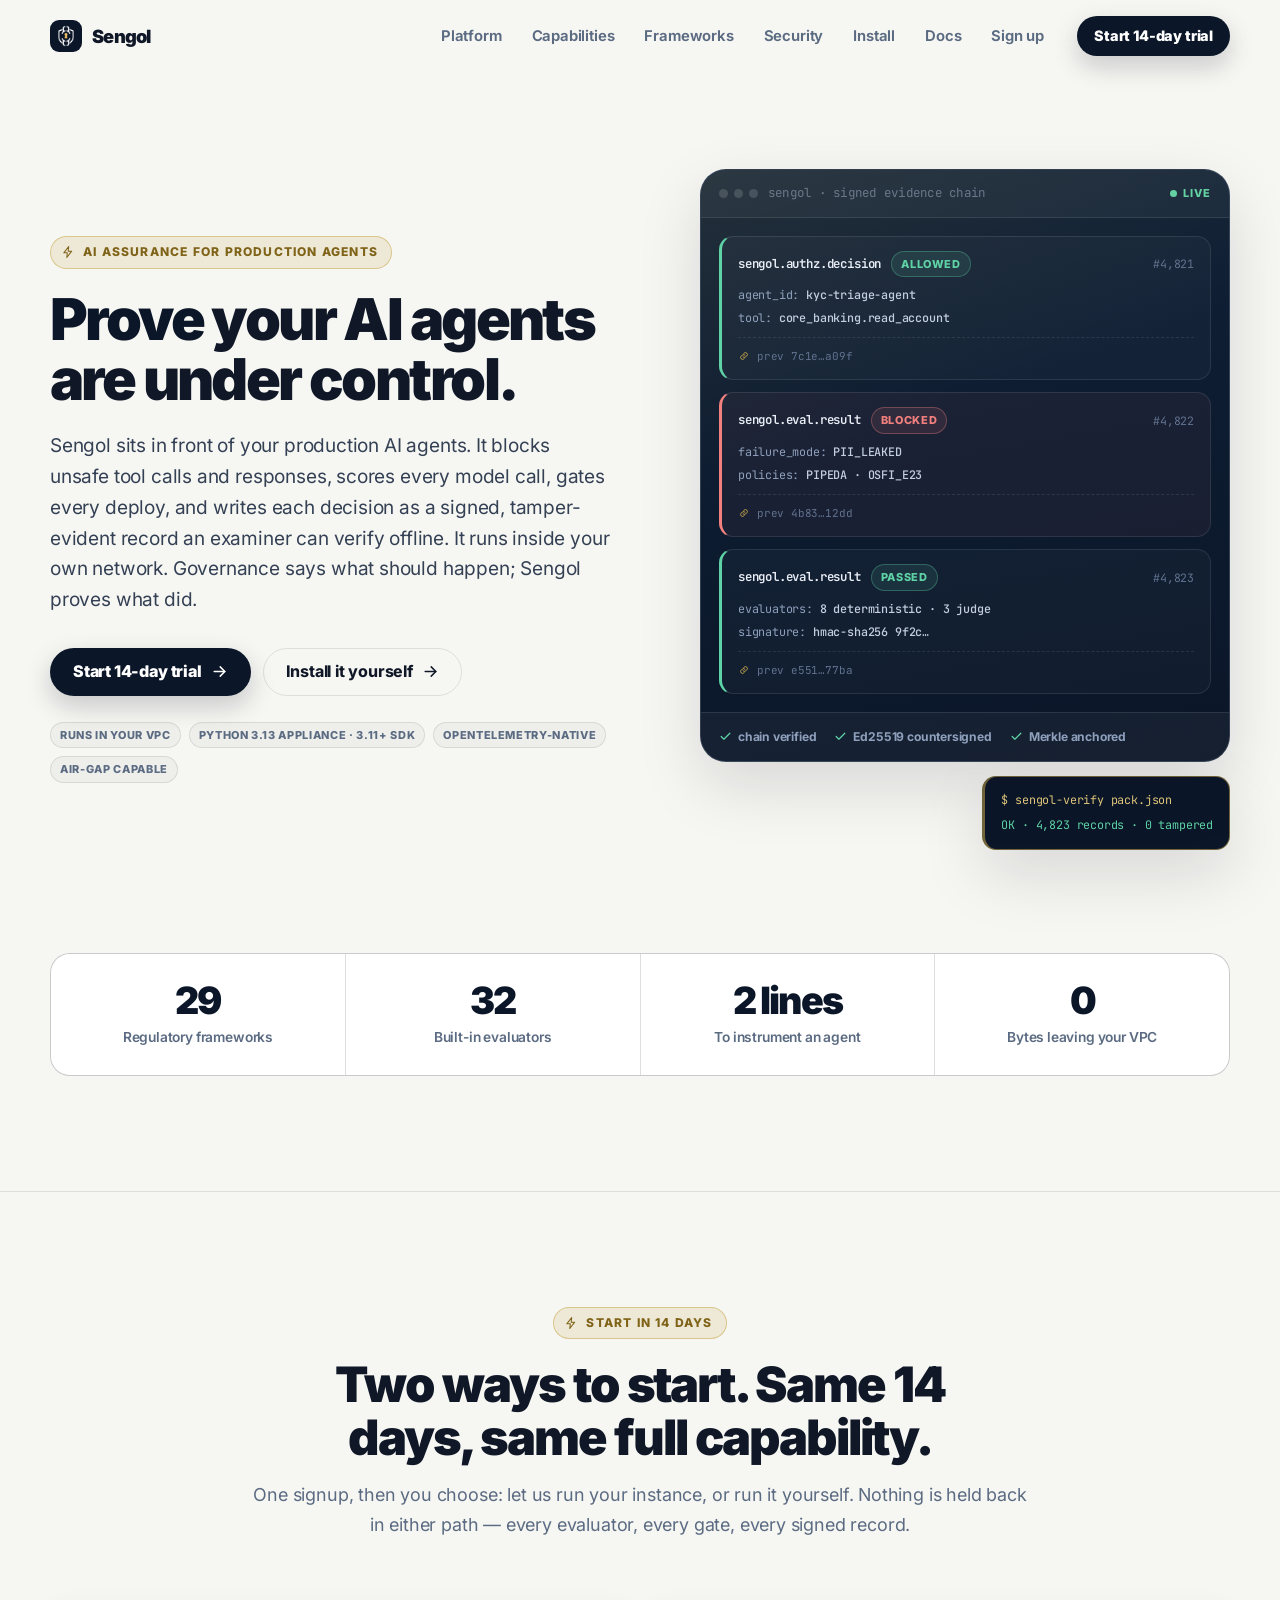
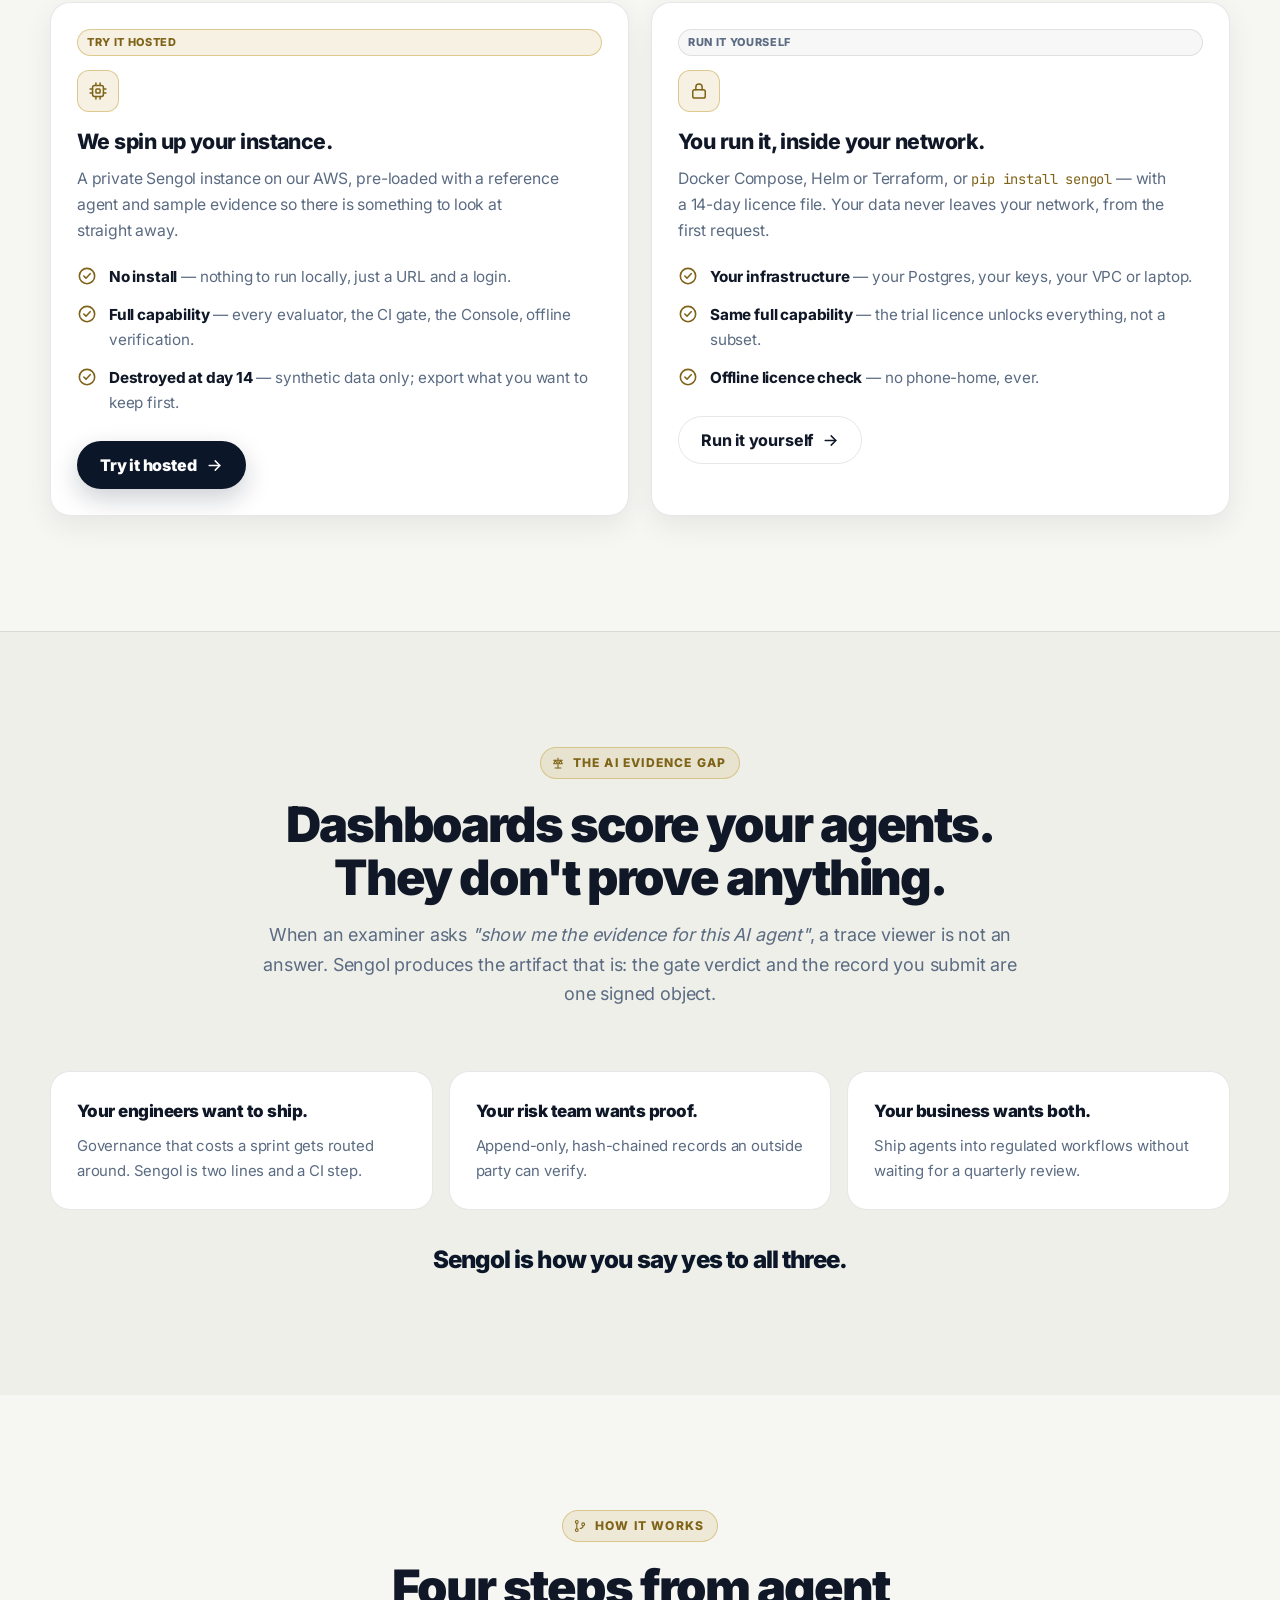
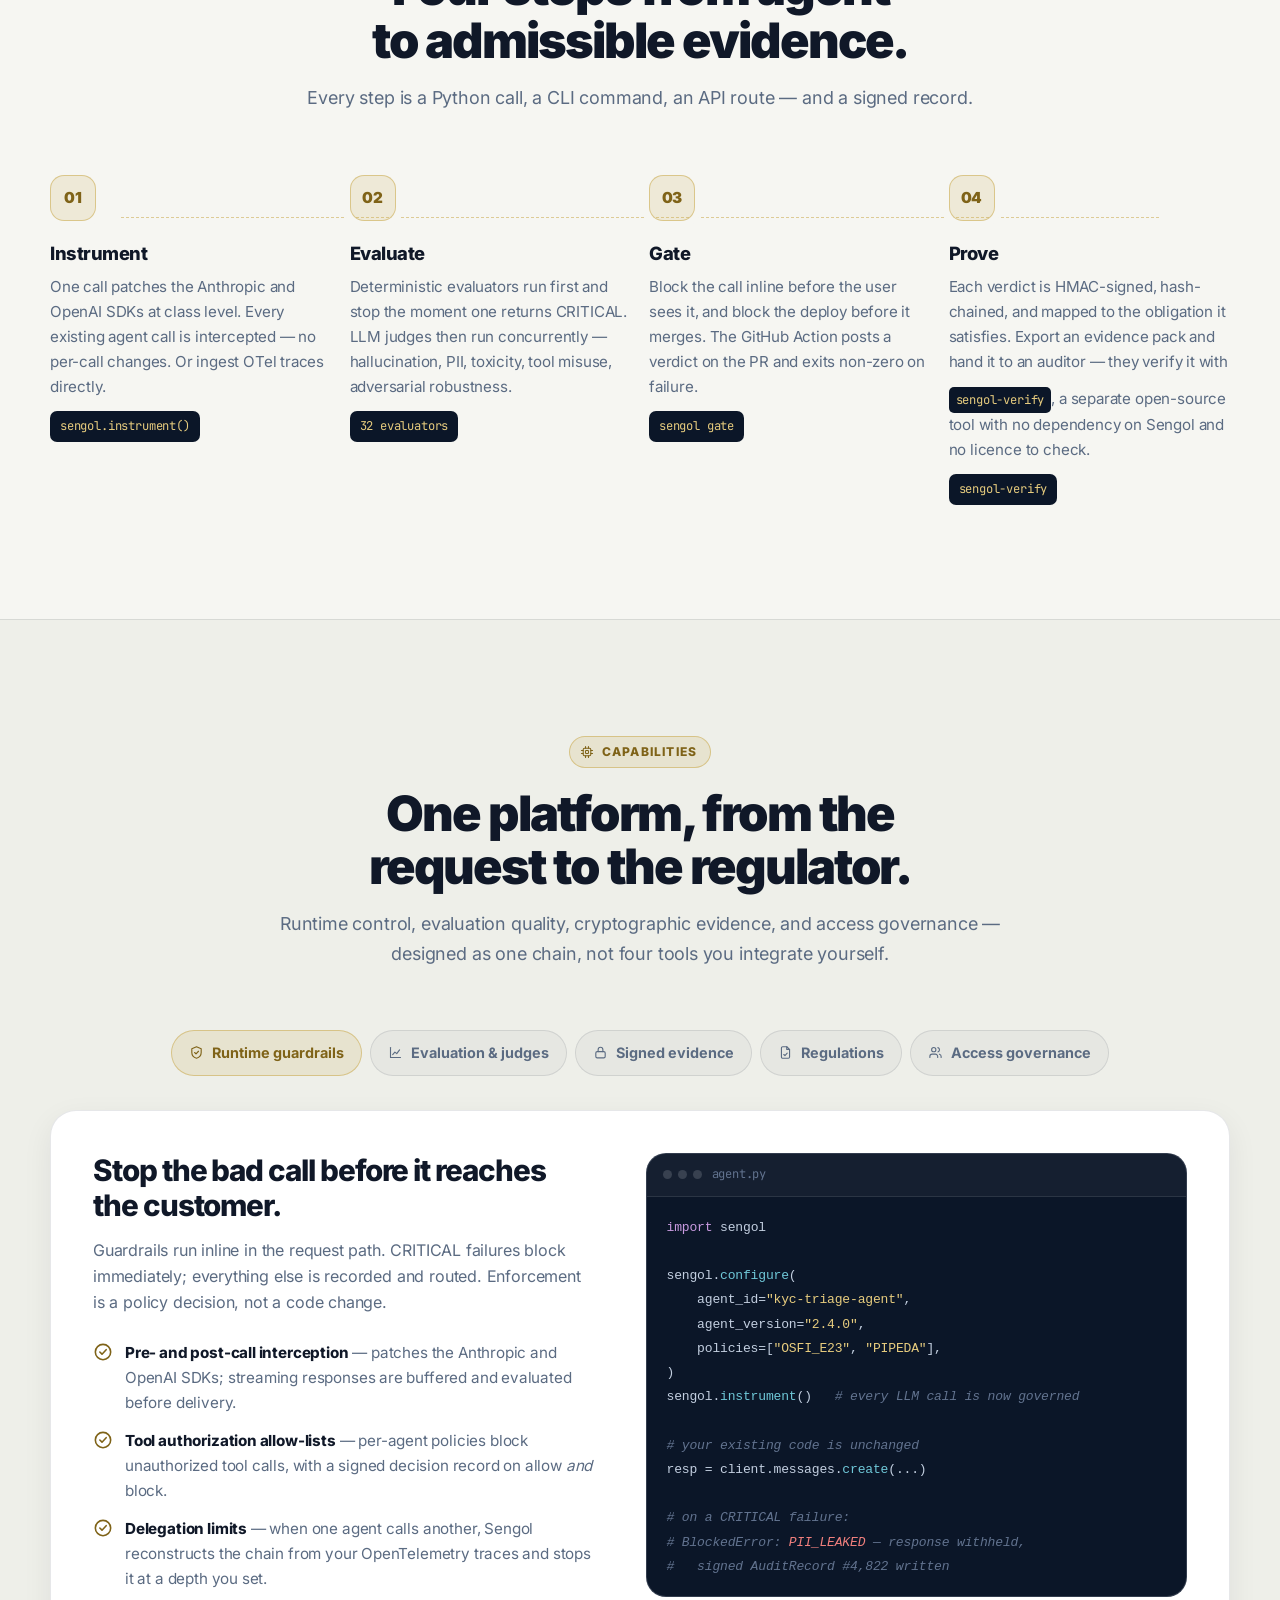
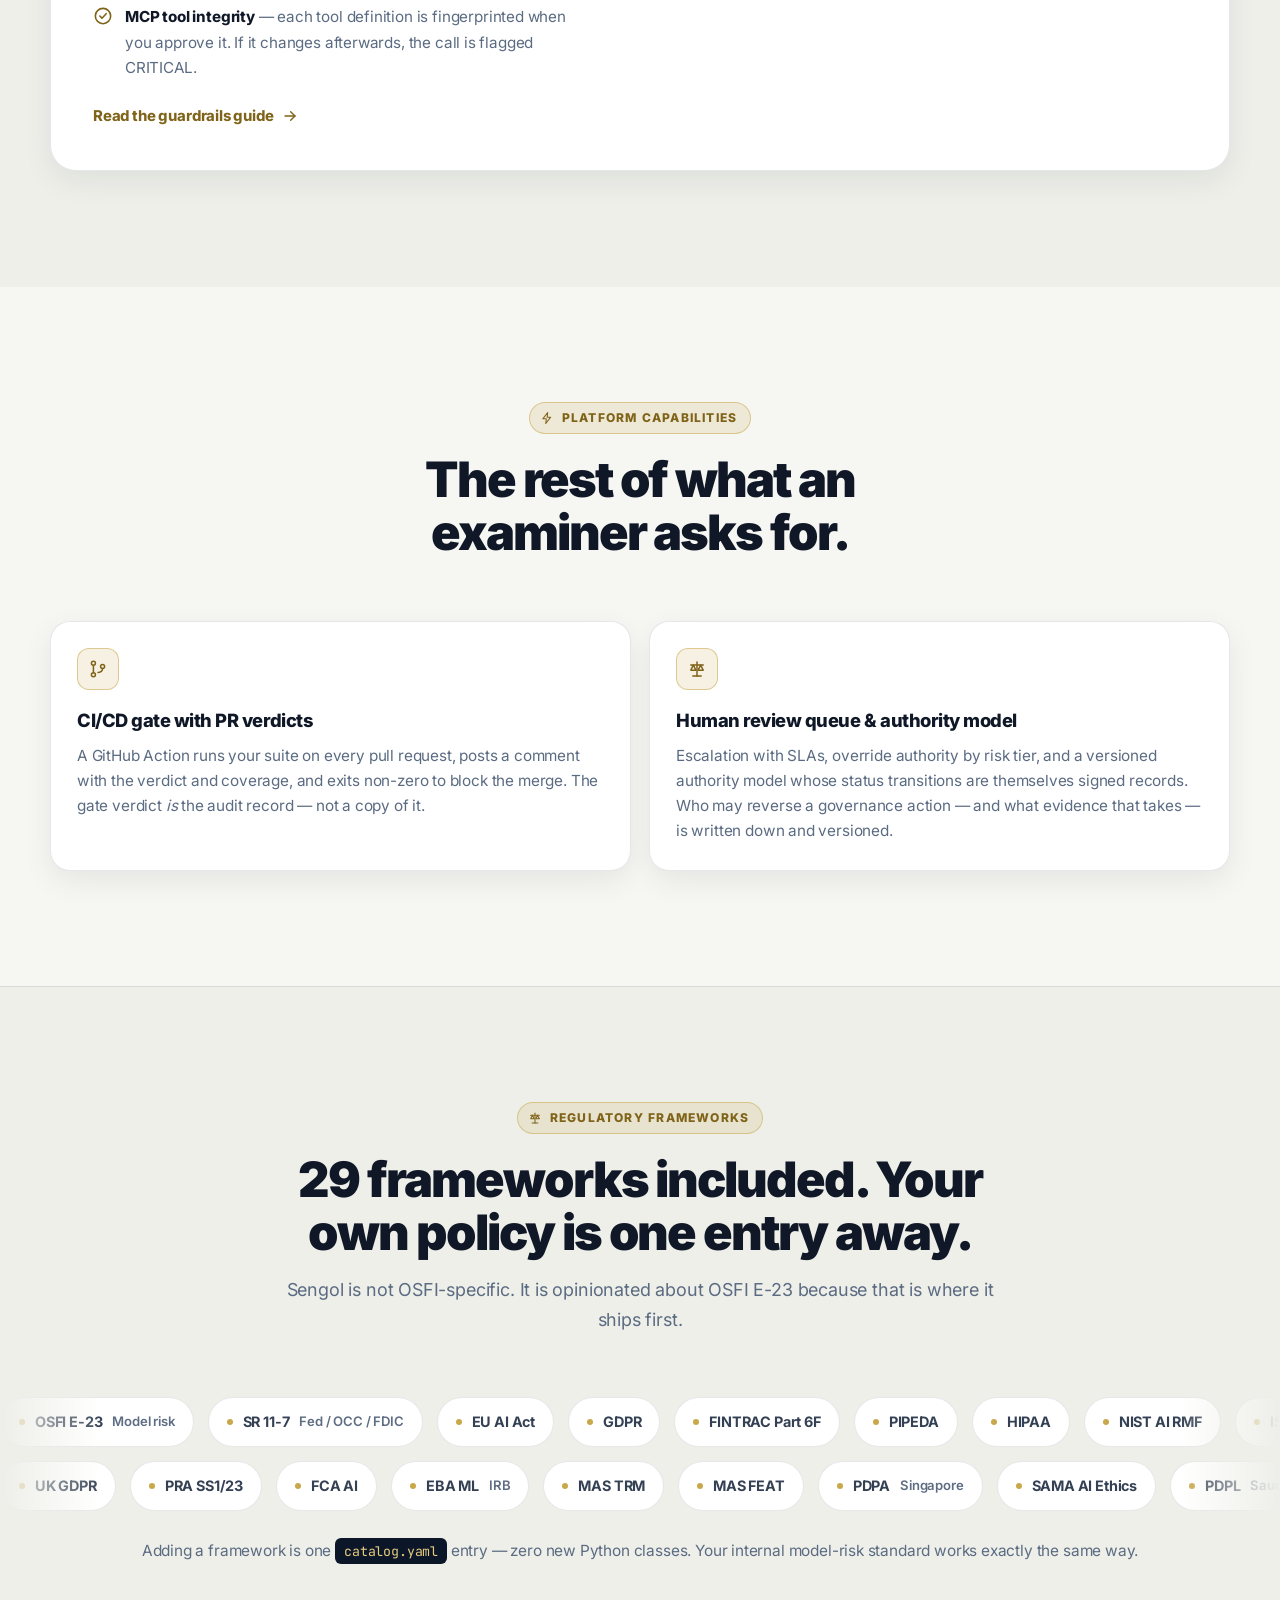
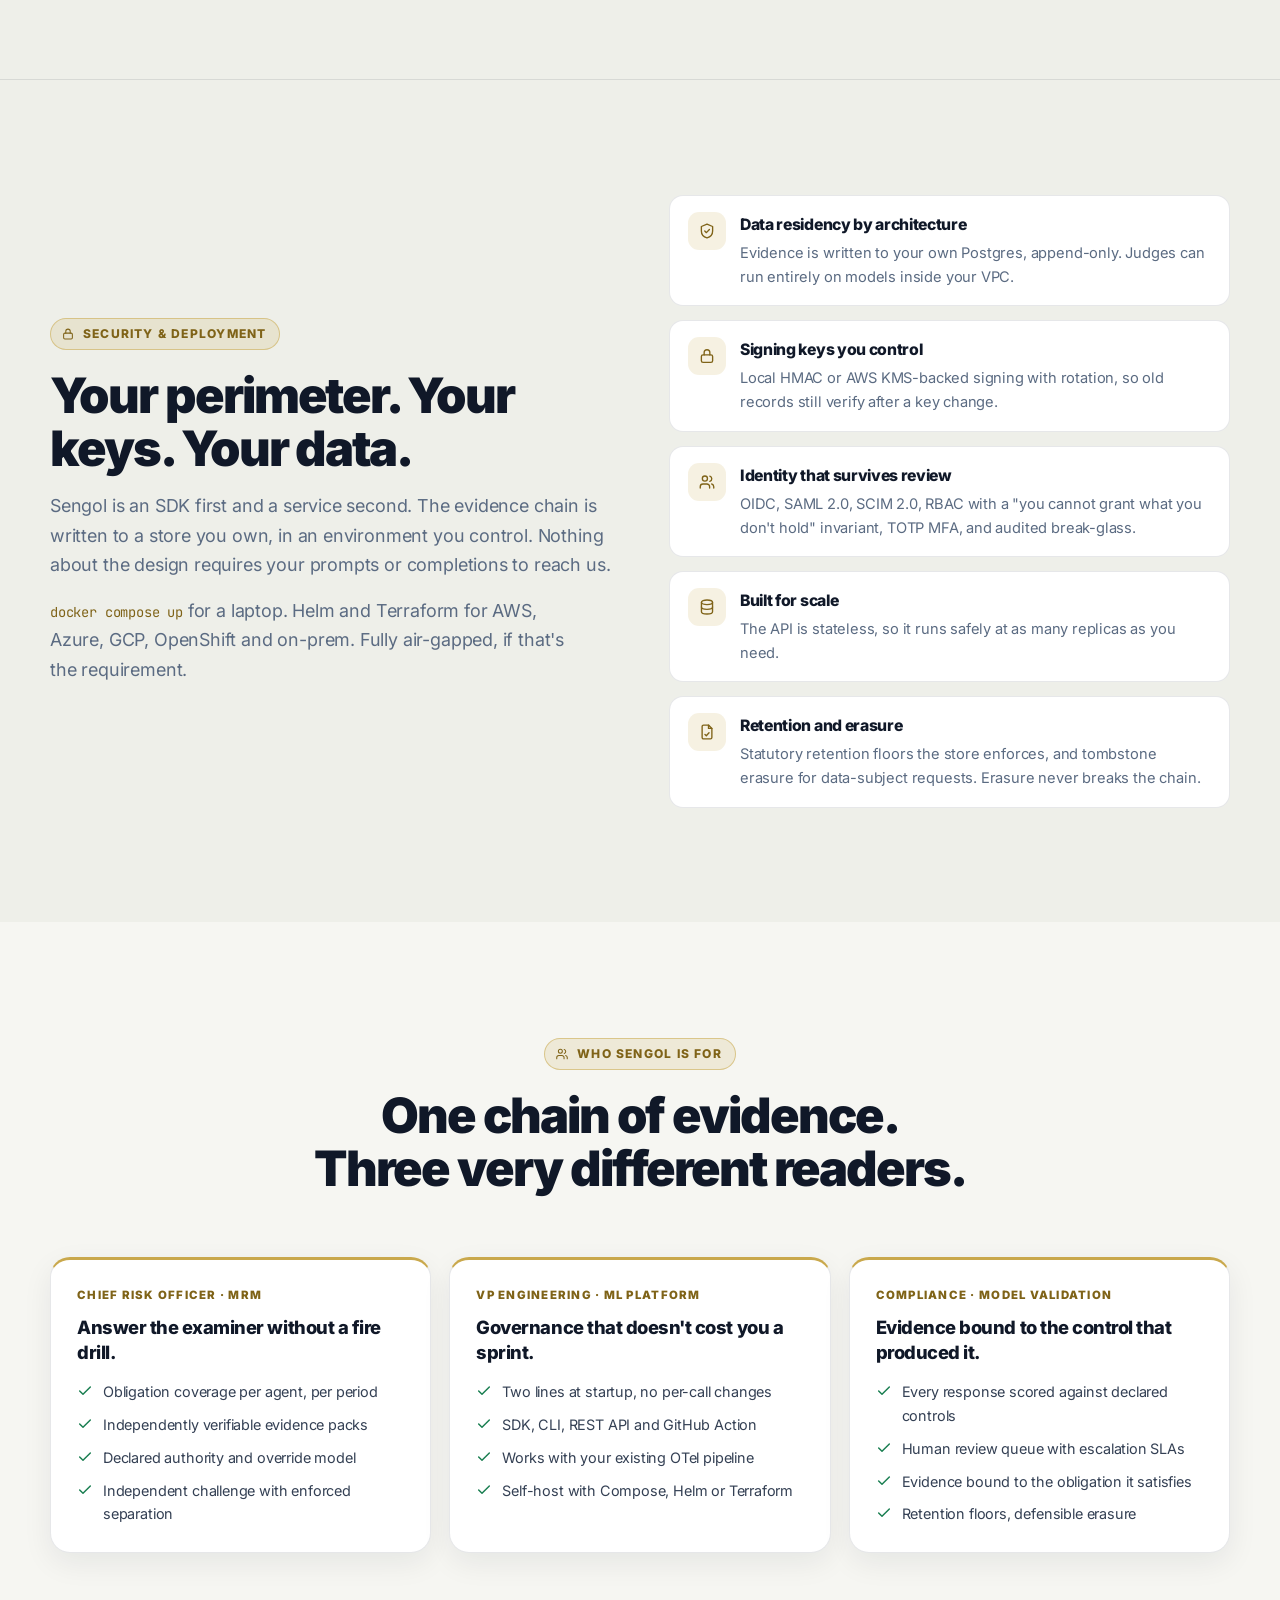
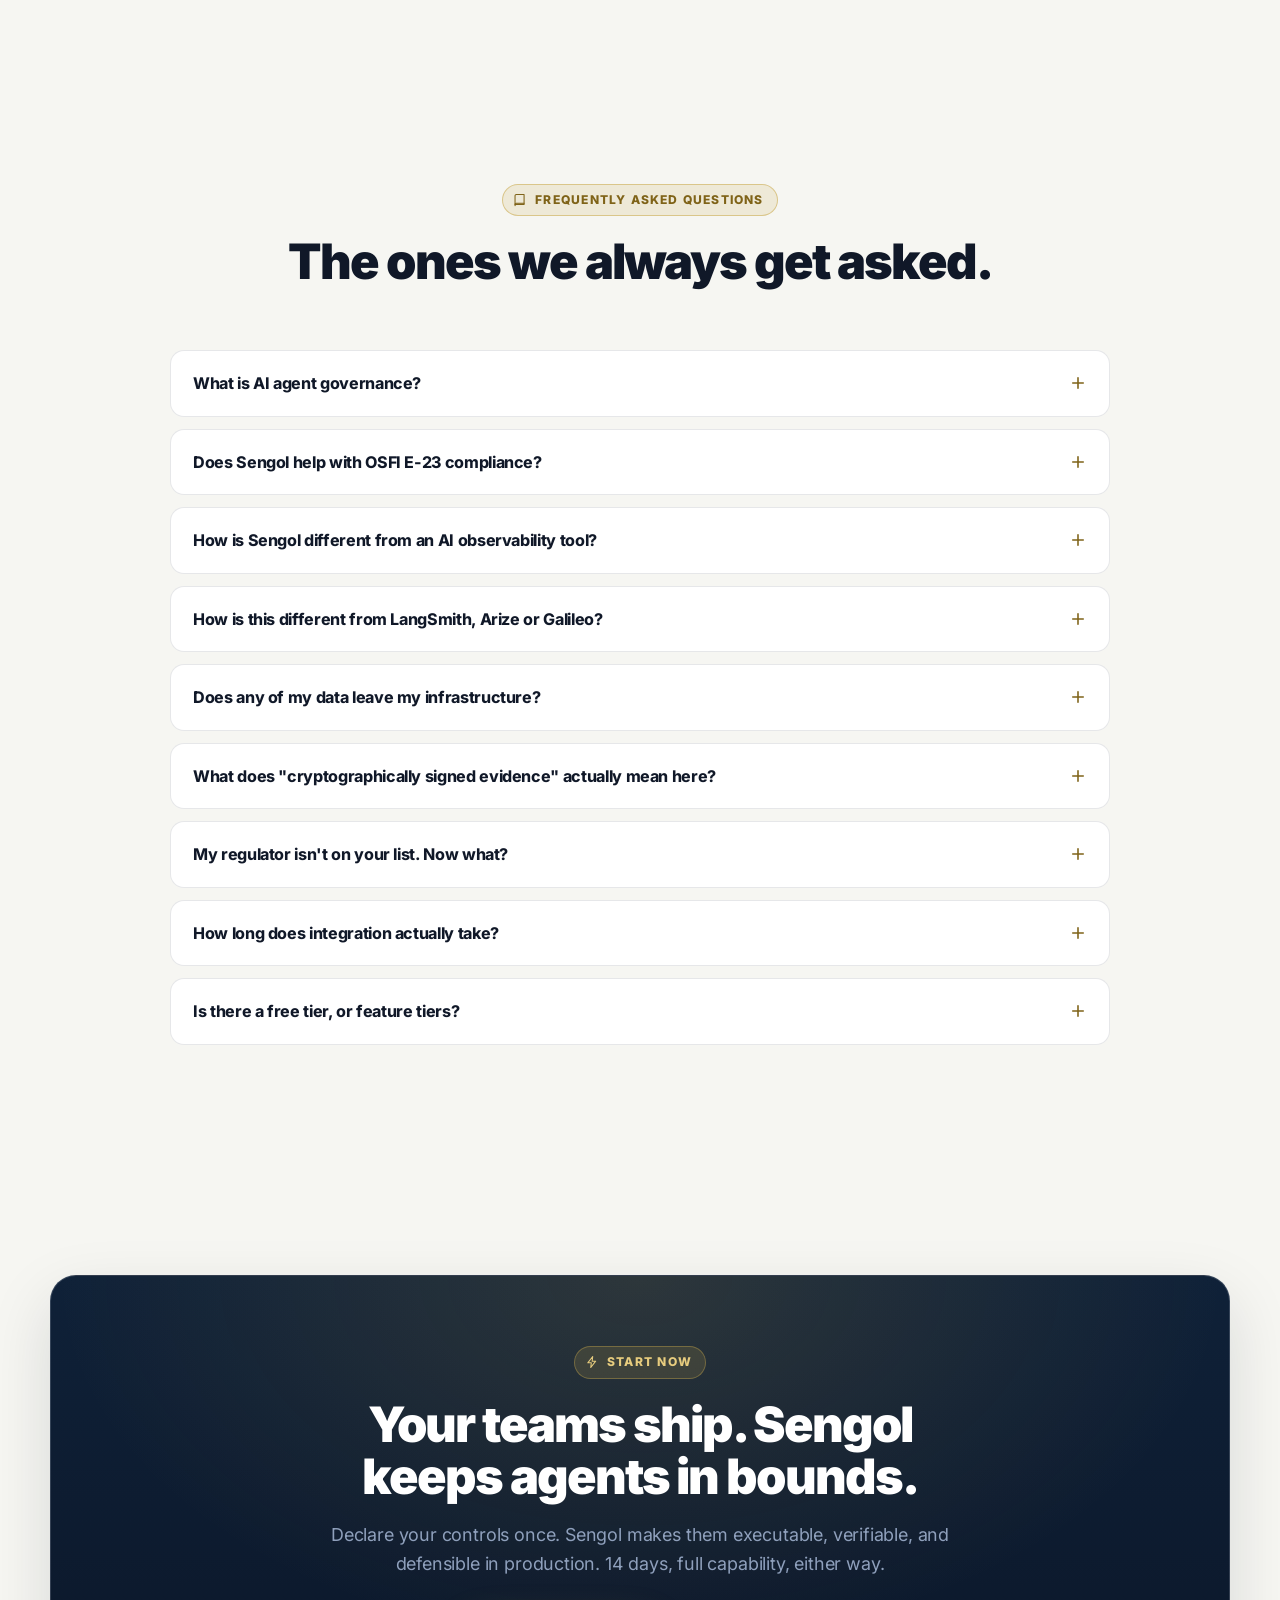
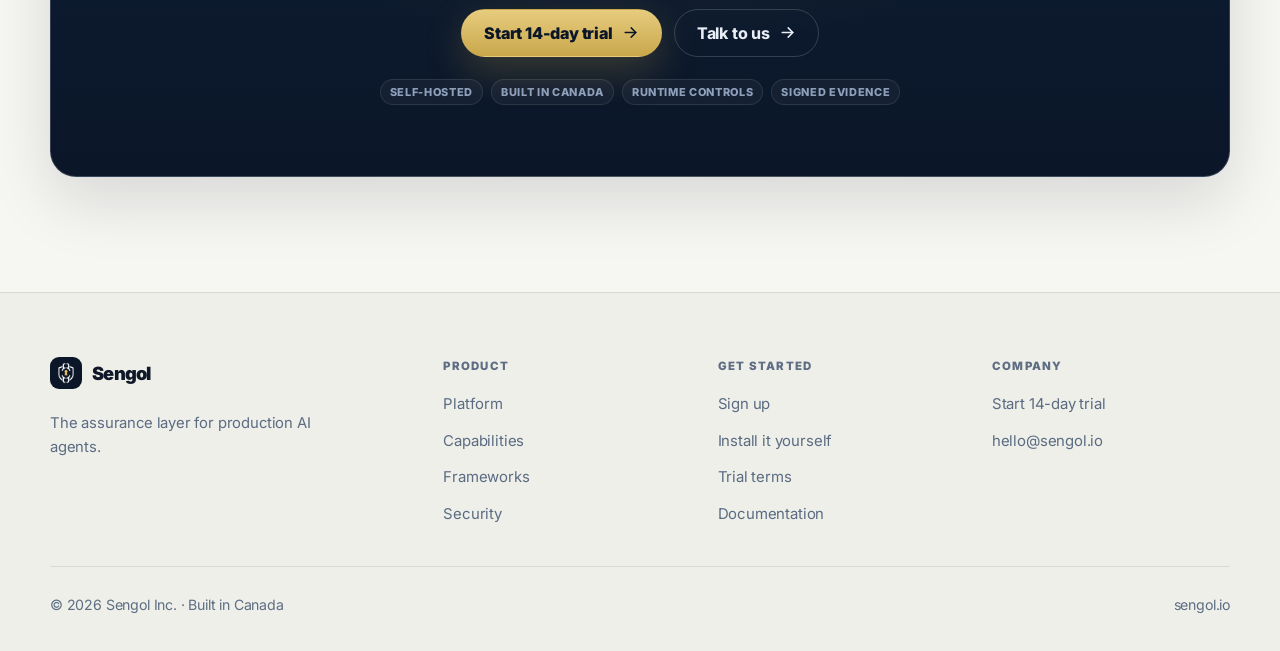
<file: index.html>
<!DOCTYPE html>
<html lang="en">
<head>
  <meta charset="UTF-8" />
  <meta name="viewport" content="width=device-width, initial-scale=1.0" />
  <meta name="description" content="AI assurance for production agents. Runtime guardrails, 32 evaluators and signed evidence an examiner can verify offline — OSFI E-23, EU AI Act and 27 more." />
  <meta name="theme-color" content="#F6F6F2" />
  <title>AI Agent Assurance &amp; Governance Platform | Sengol</title>
  <link rel="canonical" href="https://sengol.io/" />
  <meta name="robots" content="index, follow, max-snippet:-1, max-image-preview:large, max-video-preview:-1" />

  <meta property="og:type" content="website" />
  <meta property="og:site_name" content="Sengol" />
  <meta property="og:locale" content="en_US" />
  <meta property="og:url" content="https://sengol.io/" />
  <meta property="og:title" content="AI Agent Assurance & Governance Platform | Sengol" />
  <meta property="og:description" content="Sengol sits in front of your production AI agents. It blocks unsafe tool calls and responses, scores every model call, gates every deploy, and writes each decision as a signed record an examiner can verify offline. Governance says what should happen; Sengol proves what did." />
  <meta property="og:image" content="https://sengol.io/og-image.png" />
  <meta property="og:image:width" content="1200" />
  <meta property="og:image:height" content="630" />
  <meta property="og:image:alt" content="Sengol — AI agent assurance with a cryptographically signed evidence chain" />

  <meta name="twitter:card" content="summary_large_image" />
  <meta name="twitter:title" content="AI Agent Assurance & Governance Platform | Sengol" />
  <meta name="twitter:description" content="Sengol sits in front of your production AI agents. It blocks unsafe tool calls and responses, scores every model call, gates every deploy, and writes each decision as a signed record an examiner can verify offline. Governance says what should happen; Sengol proves what did." />
  <meta name="twitter:image" content="https://sengol.io/og-image.png" />

  <link rel="icon" href="/favicon.ico" sizes="16x16 32x32 48x48" />
  <link rel="icon" href="/favicon-32.png" type="image/png" sizes="32x32" />
  <link rel="icon" href="/favicon-16.png" type="image/png" sizes="16x16" />
  <link rel="apple-touch-icon" href="/apple-touch-icon.png" />
  <link rel="manifest" href="/site.webmanifest" />

  <link rel="preload" href="/fonts/inter-latin.3100e775.woff2" as="font" type="font/woff2" crossorigin />
  <link rel="preload" href="/fonts/jetbrains-mono-latin.83c005d4.woff2" as="font" type="font/woff2" crossorigin />

  <script type="application/ld+json">
{
  "@context": "https://schema.org",
  "@graph": [
    {
      "@type": "Organization",
      "@id": "https://sengol.io/#organization",
      "name": "Sengol",
      "url": "https://sengol.io/",
      "logo": {
        "@type": "ImageObject",
        "url": "https://sengol.io/apple-touch-icon.png",
        "width": 180,
        "height": 180
      },
      "description": "Sengol builds the AI agent assurance platform for regulated industries: runtime governance controls, and signed evidence an examiner can verify offline.",
      "email": "hello@sengol.io",
      "foundingLocation": {
        "@type": "Place",
        "name": "Canada"
      },
      "areaServed": "Worldwide"
    },
    {
      "@type": "WebSite",
      "@id": "https://sengol.io/#website",
      "url": "https://sengol.io/",
      "name": "Sengol",
      "publisher": {
        "@id": "https://sengol.io/#organization"
      },
      "inLanguage": "en"
    },
    {
      "@type": "SoftwareApplication",
      "@id": "https://sengol.io/#software",
      "name": "Sengol",
      "applicationCategory": "BusinessApplication",
      "applicationSubCategory": "AI Assurance and Governance",
      "operatingSystem": "Linux, macOS, Windows",
      "url": "https://sengol.io/",
      "publisher": {
        "@id": "https://sengol.io/#organization"
      },
      "softwareRequirements": "Appliance image on Python 3.13; SDK supports Python 3.11 or later",
      "description": "Sengol is the assurance layer for production AI agents. It runs runtime guardrails inline, evaluates every model call with 32 deterministic and LLM-judge evaluators, gates deployments in CI/CD, and records every decision as a cryptographically signed, hash-chained audit record that a third party can verify offline.",
      "featureList": [
        "Runtime guardrails and tool authorization for AI agents",
        "32 built-in evaluators including PII, hallucination, toxicity and adversarial robustness",
        "HMAC-SHA256 hash-chained, tamper-evident audit records",
        "Ed25519 countersignatures and RFC 3161 / Rekor Merkle anchoring",
        "Offline evidence verification with no vendor server",
        "CI/CD deployment gate with pull request verdicts",
        "29 regulatory frameworks including OSFI E-23, EU AI Act, NIST AI RMF and ISO/IEC 42001",
          "Segregation of duties, SSO, SCIM and resource-scoped access",
        "Retention floors and right-to-erasure"
      ],
      "isAccessibleForFree": false
    },
    {
      "@type": "FAQPage",
      "@id": "https://sengol.io/#faq",
      "mainEntity": [
        {
          "@type": "Question",
          "name": "What is AI agent governance?",
          "acceptedAnswer": {
            "@type": "Answer",
            "text": "AI agent governance is the practice of controlling what an AI agent is allowed to do at runtime, evaluating what it actually did, and producing a record that proves both. In practice that means four things working together: policies declaring which tools and actions an agent may use, guardrails enforcing them inline before a response reaches a user, evaluators scoring each interaction for failures like PII leakage or hallucination, and an audit trail an independent party can verify. Observability tools cover the third; governance requires all four. Governance and assurance are not the same thing. Governance is the regime — the policies, the committees, who decides what an agent may do. Assurance is the evidence that the regime actually held: the testing, the verification and the record an independent party can check. In the three-lines model, governance is written in the first line and assurance is what the second and third lines — model validation and internal audit — are accountable for. Sengol is built for the assurance side: governance says what should happen, assurance proves what did."
          }
        },
        {
          "@type": "Question",
          "name": "Does Sengol help with OSFI E-23 compliance?",
          "acceptedAnswer": {
            "@type": "Answer",
            "text": "Yes. OSFI Guideline E-23 on model risk management takes effect 1 May 2027 for federally regulated financial institutions in Canada, and extends to AI and machine-learning models. Sengol compiles E-23 into obligations, routes each one to the evaluators that satisfy it, and binds every signed record to the specific control that produced it — so coverage per agent and per period is a query, not a spreadsheet exercise. The same mechanism covers SR 11-7, the EU AI Act, FINTRAC, HIPAA and 24 other frameworks, and your own internal model-risk standard is one YAML entry."
          }
        },
        {
          "@type": "Question",
          "name": "How is Sengol different from an AI observability tool?",
          "acceptedAnswer": {
            "@type": "Answer",
            "text": "An observability tool tells you what happened. Sengol decides what is allowed to happen, and produces evidence of the decision. It blocks a CRITICAL failure inline before the user sees it, blocks a failing deploy before it merges, and writes each verdict as a hash-chained, cryptographically signed record that a third party can verify offline without access to your systems. The gate verdict and the record you hand an examiner are the same object, not two systems you reconcile."
          }
        },
        {
          "@type": "Question",
          "name": "How is this different from LangSmith, Arize or Galileo?",
          "acceptedAnswer": {
            "@type": "Answer",
            "text": "Those are developer observability tools — they help engineers debug agents faster, and they do it well. They produce dashboards and scores. Sengol produces evidence: a signed, hash-chained, offline-verifiable record bound to the specific obligation it satisfies, plus the runtime controls that decide what happens next."
          }
        },
        {
          "@type": "Question",
          "name": "Does any of my data leave my infrastructure?",
          "acceptedAnswer": {
            "@type": "Answer",
            "text": "Not by design. The SDK writes to an audit store you own — your own Postgres — in your own environment. Deploy with Docker Compose, Helm or Terraform inside your VPC, or fully air-gapped. If you use a hosted LLM judge, that provider sees the judge prompt; run a local model instead and nothing leaves at all."
          }
        },
        {
          "@type": "Question",
          "name": "What does \"cryptographically signed evidence\" actually mean here?",
          "acceptedAnswer": {
            "@type": "Answer",
            "text": "Each record has a canonical payload signed with HMAC-SHA256 and linked to the previous record in a per-agent hash chain, so the store is append-only and tamper-evident. Records are additionally countersigned with Ed25519 and periodically Merkle-anchored to an RFC 3161 timestamp authority and Rekor. A third party can verify an exported bundle offline, with the public key alone — no access to your systems or your secret."
          }
        },
        {
          "@type": "Question",
          "name": "My regulator isn't on your list. Now what?",
          "acceptedAnswer": {
            "@type": "Answer",
            "text": "Add it. A framework in Sengol is a catalog entry with obligations and evaluator routing — no new Python classes. That is exactly how internal bank policies and regional regimes are supported, and they get the same compiled obligations, the same signed evidence and the same reports as the 29 that ship in the box."
          }
        },
        {
          "@type": "Question",
          "name": "How long does integration actually take?",
          "acceptedAnswer": {
            "@type": "Answer",
            "text": "Runtime instrumentation is two lines at process startup — sengol.configure() and sengol.instrument() — with no per-call changes to your agent code. The CI gate is one workflow step. Mapping your controls into a ControlBook is the part that takes real thought, and it is the part that produces the evidence."
          }
        },
        {
          "@type": "Question",
          "name": "Is there a free tier, or feature tiers?",
          "acceptedAnswer": {
            "@type": "Answer",
            "text": "No. Sengol is proprietary software from version 2.0 and there is no free tier and no feature tiers: one licence unlocks the whole appliance — the SDK, every evaluator, the signed audit store, the Console, the CLI and CI gate, judge governance, ControlBook-driven reports, and the Docker Compose, Helm and Terraform installs, air-gapped or not. The 14-day trial is the full product. The one exception runs the other way: sengol-verify, the offline verifier, is a separate Apache-2.0 tool that needs no licence at all."
          }
        }
      ]
    }
  ]
}
  </script>

  <link rel="stylesheet" href="/style.css" />
</head>
<body>
  <a class="skip-link" href="#main">Skip to content</a>

  <!-- icon sprite -->
  <svg width="0" height="0" aria-hidden="true" focusable="false" style="position:absolute">
    <defs>
      <symbol id="i-check" viewBox="0 0 24 24" fill="none" stroke="currentColor" stroke-width="2.2" stroke-linecap="round" stroke-linejoin="round">
        <path d="m20 6-11 11-5-5" />
      </symbol>
      <symbol id="i-check-circle" viewBox="0 0 24 24" fill="none" stroke="currentColor" stroke-width="1.9" stroke-linecap="round" stroke-linejoin="round">
        <circle cx="12" cy="12" r="9.2" /><path d="m8.2 12 2.6 2.6 5-5.4" />
      </symbol>
      <symbol id="i-shield" viewBox="0 0 24 24" fill="none" stroke="currentColor" stroke-width="1.8" stroke-linecap="round" stroke-linejoin="round">
        <path d="M12 2.8 4.5 6v6c0 4.6 3.2 8 7.5 9.2 4.3-1.2 7.5-4.6 7.5-9.2V6z" /><path d="m9 12 2.2 2.2L15.2 10" />
      </symbol>
      <symbol id="i-lock" viewBox="0 0 24 24" fill="none" stroke="currentColor" stroke-width="1.8" stroke-linecap="round" stroke-linejoin="round">
        <rect x="4.5" y="10.5" width="15" height="10" rx="2.2" /><path d="M8.2 10.5V7.4a3.8 3.8 0 0 1 7.6 0v3.1" />
      </symbol>
      <symbol id="i-link" viewBox="0 0 24 24" fill="none" stroke="currentColor" stroke-width="1.9" stroke-linecap="round" stroke-linejoin="round">
        <path d="M10 13.5a3.6 3.6 0 0 0 5.3.4l2.6-2.6a3.7 3.7 0 0 0-5.2-5.2l-1.5 1.5" />
        <path d="M14 10.5a3.6 3.6 0 0 0-5.3-.4l-2.6 2.6a3.7 3.7 0 0 0 5.2 5.2l1.5-1.5" />
      </symbol>
      <symbol id="i-bolt" viewBox="0 0 24 24" fill="none" stroke="currentColor" stroke-width="1.8" stroke-linecap="round" stroke-linejoin="round">
        <path d="M13.2 2.5 4.8 13.4h6l-.9 8.1 8.4-10.9h-6z" />
      </symbol>
      <symbol id="i-branch" viewBox="0 0 24 24" fill="none" stroke="currentColor" stroke-width="1.8" stroke-linecap="round" stroke-linejoin="round">
        <circle cx="6.5" cy="5" r="2.4" /><circle cx="6.5" cy="19" r="2.4" /><circle cx="17.5" cy="9" r="2.4" />
        <path d="M6.5 7.4v9.2" /><path d="M17.5 11.4c0 3.2-2.4 4.4-5.4 4.9" />
      </symbol>
      <symbol id="i-chart" viewBox="0 0 24 24" fill="none" stroke="currentColor" stroke-width="1.8" stroke-linecap="round" stroke-linejoin="round">
        <path d="M4 20V4" /><path d="M4 20h16" /><path d="m7.5 15.5 3.5-4.2 3 2.6 4.5-6" />
      </symbol>
      <symbol id="i-file" viewBox="0 0 24 24" fill="none" stroke="currentColor" stroke-width="1.8" stroke-linecap="round" stroke-linejoin="round">
        <path d="M14 2.8H7.4A1.9 1.9 0 0 0 5.5 4.7v14.6a1.9 1.9 0 0 0 1.9 1.9h9.2a1.9 1.9 0 0 0 1.9-1.9V7.2z" />
        <path d="M14 2.8V7.2h4.5" /><path d="m9.3 15.2 1.8 1.8 3.6-3.9" />
      </symbol>
      <symbol id="i-scale" viewBox="0 0 24 24" fill="none" stroke="currentColor" stroke-width="1.8" stroke-linecap="round" stroke-linejoin="round">
        <path d="M12 3.5v17" /><path d="M7 20.5h10" /><path d="M4.5 7.2h15" />
        <path d="M7.6 7.2 4.6 13.4h6z" /><path d="M16.4 7.2l-3 6.2h6z" />
      </symbol>
      <symbol id="i-eye" viewBox="0 0 24 24" fill="none" stroke="currentColor" stroke-width="1.8" stroke-linecap="round" stroke-linejoin="round">
        <path d="M2.6 12S6 5.6 12 5.6 21.4 12 21.4 12 18 18.4 12 18.4 2.6 12 2.6 12" /><circle cx="12" cy="12" r="2.9" />
      </symbol>
      <symbol id="i-refresh" viewBox="0 0 24 24" fill="none" stroke="currentColor" stroke-width="1.8" stroke-linecap="round" stroke-linejoin="round">
        <path d="M20.5 11a8.5 8.5 0 0 0-14.7-4.6L2.8 9.2" /><path d="M2.8 4.5v4.7h4.7" />
        <path d="M3.5 13a8.5 8.5 0 0 0 14.7 4.6l3-2.8" /><path d="M21.2 19.5v-4.7h-4.7" />
      </symbol>
      <symbol id="i-users" viewBox="0 0 24 24" fill="none" stroke="currentColor" stroke-width="1.8" stroke-linecap="round" stroke-linejoin="round">
        <path d="M15.5 20v-1.8a3.6 3.6 0 0 0-3.6-3.6H6.6A3.6 3.6 0 0 0 3 18.2V20" />
        <circle cx="9.2" cy="7.4" r="3.4" /><path d="M21 20v-1.8a3.6 3.6 0 0 0-2.7-3.5" /><path d="M15.8 4.2a3.6 3.6 0 0 1 0 6.9" />
      </symbol>
      <symbol id="i-db" viewBox="0 0 24 24" fill="none" stroke="currentColor" stroke-width="1.8" stroke-linecap="round" stroke-linejoin="round">
        <ellipse cx="12" cy="5.8" rx="7.4" ry="3.1" /><path d="M4.6 5.8v12.4c0 1.7 3.3 3.1 7.4 3.1s7.4-1.4 7.4-3.1V5.8" />
        <path d="M4.6 12c0 1.7 3.3 3.1 7.4 3.1s7.4-1.4 7.4-3.1" />
      </symbol>
      <symbol id="i-code" viewBox="0 0 24 24" fill="none" stroke="currentColor" stroke-width="1.9" stroke-linecap="round" stroke-linejoin="round">
        <path d="m8.5 8-5 4 5 4" /><path d="m15.5 8 5 4-5 4" /><path d="m13.6 4.5-3.2 15" />
      </symbol>
      <symbol id="i-cpu" viewBox="0 0 24 24" fill="none" stroke="currentColor" stroke-width="1.8" stroke-linecap="round" stroke-linejoin="round">
        <rect x="5.5" y="5.5" width="13" height="13" rx="2.2" /><rect x="9.5" y="9.5" width="5" height="5" rx="1" />
        <path d="M9.5 2.5v3M14.5 2.5v3M9.5 18.5v3M14.5 18.5v3M2.5 9.5h3M2.5 14.5h3M18.5 9.5h3M18.5 14.5h3" />
      </symbol>
      <symbol id="i-arrow" viewBox="0 0 24 24" fill="none" stroke="currentColor" stroke-width="2.1" stroke-linecap="round" stroke-linejoin="round">
        <path d="M4.5 12h15" /><path d="m13 5.5 6.5 6.5-6.5 6.5" />
      </symbol>
      <symbol id="i-plus" viewBox="0 0 24 24" fill="none" stroke="currentColor" stroke-width="2.1" stroke-linecap="round">
        <path d="M12 5v14M5 12h14" />
      </symbol>
      <symbol id="i-menu" viewBox="0 0 24 24" fill="none" stroke="currentColor" stroke-width="2" stroke-linecap="round">
        <path d="M3.5 7h17M3.5 12h17M3.5 17h17" />
      </symbol>
      <symbol id="i-book" viewBox="0 0 24 24" fill="none" stroke="currentColor" stroke-width="1.8" stroke-linecap="round" stroke-linejoin="round">
        <path d="M3.5 4.6A2.1 2.1 0 0 1 5.6 2.5H19v17H5.6a2.1 2.1 0 0 0-2.1 2.1z" /><path d="M3.5 19.6A2.1 2.1 0 0 1 5.6 17.5H19" />
      </symbol>
    </defs>
  </svg>

  <div class="ambient" aria-hidden="true">
    <div class="ambient__grid"></div>
    <div class="ambient__glow ambient__glow--a"></div>
    <div class="ambient__glow ambient__glow--b"></div>
    <div class="ambient__glow ambient__glow--c"></div>
  </div>

  <div class="shell">

    <!-- ==================== NAV ==================== -->
    <header class="nav" id="nav">
      <div class="container">
        <div class="nav__inner">
          <a class="brand" href="#top" aria-label="Sengol home">
            <img class="brand__mark" src="/brand-mark.png" alt="" width="30" height="30" decoding="async" />
            Sengol
          </a>

          <nav class="nav__links" aria-label="Primary">
            <a href="#platform">Platform</a>
            <a href="#capabilities">Capabilities</a>
            <a href="#frameworks">Frameworks</a>
            <a href="/security.html">Security</a>
            <a href="/install.html">Install</a>
            <a href="https://docs.sengol.io">Docs</a>
            <a href="/signup.html">Sign up</a>
          </nav>

          <div class="nav__cta">
            <a class="btn btn--primary btn--sm" href="/signup.html">Start 14-day trial</a>
          </div>

          <button class="nav__toggle" id="navToggle" aria-expanded="false" aria-controls="drawer" aria-label="Open menu">
            <svg aria-hidden="true"><use href="#i-menu" /></svg>
          </button>
        </div>

        <div class="drawer" id="drawer">
          <a href="#platform">Platform</a>
          <a href="#capabilities">Capabilities</a>
          <a href="#frameworks">Frameworks</a>
          <a href="/security.html">Security</a>
          <a href="/install.html">Install</a>
          <a href="https://docs.sengol.io">Docs</a>
          <a href="/signup.html">Sign up</a>
          <a class="btn btn--primary" href="/signup.html">Start 14-day trial</a>
        </div>
      </div>
    </header>

    <main id="main">
      <span id="top"></span>

      <!-- ==================== HERO ==================== -->
      <section class="section hero">
        <div class="container">
          <div class="hero__grid">

            <div>
              <span class="eyebrow">
                <svg aria-hidden="true"><use href="#i-bolt" /></svg>
                AI assurance for production agents
              </span>

              <h1>
                <span class="verb">Prove</span> your AI agents<br />
                are under control.
              </h1>

              <p class="hero__sub">
                Sengol sits in front of your production AI agents. It blocks unsafe tool calls
                and responses, scores every model call, gates every deploy, and writes each
                decision as a signed, tamper-evident record an examiner can verify offline. It
                runs inside your own network. Governance says what should happen; Sengol proves
                what did.
              </p>

              <div class="hero__actions">
                <a class="btn btn--primary" href="/signup.html">
                  Start 14-day trial
                  <svg aria-hidden="true"><use href="#i-arrow" /></svg>
                </a>
                <a class="btn btn--ghost" href="/install.html">
                  Install it yourself
                  <svg aria-hidden="true"><use href="#i-arrow" /></svg>
                </a>
              </div>

              <div class="hero__meta">
                <span class="chip">Runs in your VPC</span>
                <span class="chip">Python 3.13 appliance · 3.11+ SDK</span>
                <span class="chip">OpenTelemetry-native</span>
                <span class="chip">Air-gap capable</span>
              </div>
            </div>

            <!-- signed evidence chain visual -->
            <div class="evidence-wrap">
              <div class="evidence" role="img" aria-label="An illustration of a hash-linked chain of three signed evidence records: an allowed authorization decision, a blocked PII leak, and a passed evaluation result — all chain verified, countersigned and anchored.">
                <div class="evidence__bar">
                  <span class="dots" aria-hidden="true"><i></i><i></i><i></i></span>
                  <span class="evidence__title">sengol · signed evidence chain</span>
                  <span class="live"><i></i> live</span>
                </div>

                <div class="chain" aria-hidden="true">
                  <article class="rec rec--ok">
                    <div class="rec__top">
                      <span class="rec__type">sengol.authz.decision</span>
                      <span class="chip chip--ok">allowed</span>
                      <span class="rec__seq">#4,821</span>
                    </div>
                    <div class="rec__body">
                      <div>agent_id: <b>kyc-triage-agent</b></div>
                      <div>tool: <b>core_banking.read_account</b></div>
                    </div>
                    <div class="rec__hash"><svg><use href="#i-link" /></svg> prev 7c1e…a09f</div>
                  </article>

                  <article class="rec rec--crit">
                    <div class="rec__top">
                      <span class="rec__type">sengol.eval.result</span>
                      <span class="chip chip--crit">blocked</span>
                      <span class="rec__seq">#4,822</span>
                    </div>
                    <div class="rec__body">
                      <div>failure_mode: <b>PII_LEAKED</b></div>
                      <div>policies: <b>PIPEDA · OSFI_E23</b></div>
                    </div>
                    <div class="rec__hash"><svg><use href="#i-link" /></svg> prev 4b83…12dd</div>
                  </article>

                  <article class="rec rec--ok">
                    <div class="rec__top">
                      <span class="rec__type">sengol.eval.result</span>
                      <span class="chip chip--ok">passed</span>
                      <span class="rec__seq">#4,823</span>
                    </div>
                    <div class="rec__body">
                      <div>evaluators: <b>8 deterministic · 3 judge</b></div>
                      <div>signature: <b>hmac-sha256 9f2c…</b></div>
                    </div>
                    <div class="rec__hash"><svg><use href="#i-link" /></svg> prev e551…77ba</div>
                  </article>
                </div>

                <div class="evidence__foot" aria-hidden="true">
                  <span><svg><use href="#i-check" /></svg> chain verified</span>
                  <span><svg><use href="#i-check" /></svg> Ed25519 countersigned</span>
                  <span><svg><use href="#i-check" /></svg> Merkle anchored</span>
                </div>
              </div>

              <div class="verify-float" aria-hidden="true">
                <code>$ sengol-verify pack.json</code>
                <p>OK · 4,823 records · 0 tampered</p>
              </div>
            </div>

          </div>
        </div>
      </section>

      <!-- ==================== STATS ==================== -->
      <section class="section" style="padding-top:0" aria-label="Platform at a glance">
        <div class="container">
          <div class="stats reveal">
            <div class="stat"><b>29</b><span>Regulatory frameworks</span></div>
            <div class="stat"><b>32</b><span>Built-in evaluators</span></div>
            <div class="stat"><b>2 lines</b><span>To instrument an agent</span></div>
            <div class="stat"><b>0</b><span>Bytes leaving your VPC</span></div>
          </div>
        </div>
      </section>

      <!-- ==================== START IN 14 DAYS ==================== -->
      <section class="section section--rule" id="start">
        <div class="container">
          <div class="section-head reveal">
            <span class="eyebrow"><svg aria-hidden="true"><use href="#i-bolt" /></svg> Start in 14 days</span>
            <h2>Two ways to start. Same 14 days, same full capability.</h2>
            <p class="lede">One signup, then you choose: let us run your instance, or run it yourself. Nothing is held back in either path — every evaluator, every gate, every signed record.</p>
          </div>

          <div class="doors reveal">
            <article class="card door">
              <span class="door__badge chip chip--gold">Try it hosted</span>
              <div class="card__icon"><svg aria-hidden="true"><use href="#i-cpu" /></svg></div>
              <h3>We spin up your instance.</h3>
              <p class="lede">A private Sengol instance on our AWS, pre-loaded with a reference agent and sample evidence so there is something to look at straight away.</p>
              <ul class="feature-list">
                <li><svg aria-hidden="true"><use href="#i-check-circle" /></svg><span><b>No install</b> — nothing to run locally, just a URL and a login.</span></li>
                <li><svg aria-hidden="true"><use href="#i-check-circle" /></svg><span><b>Full capability</b> — every evaluator, the CI gate, the Console, offline verification.</span></li>
                <li><svg aria-hidden="true"><use href="#i-check-circle" /></svg><span><b>Destroyed at day 14</b> — synthetic data only; export what you want to keep first.</span></li>
              </ul>
              <a class="btn btn--primary" href="/signup.html#hosted">Try it hosted<svg aria-hidden="true"><use href="#i-arrow" /></svg></a>
            </article>

            <article class="card door">
              <span class="door__badge chip">Run it yourself</span>
              <div class="card__icon"><svg aria-hidden="true"><use href="#i-lock" /></svg></div>
              <h3>You run it, inside your network.</h3>
              <p class="lede">Docker Compose, Helm or Terraform, or <code style="font-family:var(--mono);font-size:0.86rem;color:var(--gold-text)">pip install sengol</code> — with a 14-day licence file. Your data never leaves your network, from the first request.</p>
              <ul class="feature-list">
                <li><svg aria-hidden="true"><use href="#i-check-circle" /></svg><span><b>Your infrastructure</b> — your Postgres, your keys, your VPC or laptop.</span></li>
                <li><svg aria-hidden="true"><use href="#i-check-circle" /></svg><span><b>Same full capability</b> — the trial licence unlocks everything, not a subset.</span></li>
                <li><svg aria-hidden="true"><use href="#i-check-circle" /></svg><span><b>Offline licence check</b> — no phone-home, ever.</span></li>
              </ul>
              <a class="btn btn--ghost" href="/signup.html#self">Run it yourself<svg aria-hidden="true"><use href="#i-arrow" /></svg></a>
            </article>
          </div>
        </div>
      </section>

      <!-- ==================== PLATFORM / PROBLEM ==================== -->
      <section class="section section--tint section--rule" id="platform">
        <div class="container">
          <div class="section-head reveal">
            <span class="eyebrow"><svg aria-hidden="true"><use href="#i-scale" /></svg> The AI evidence gap</span>
            <h2>Dashboards score your agents. They don't prove anything.</h2>
            <p class="lede">
              When an examiner asks <em>"show me the evidence for this AI agent"</em>, a trace
              viewer is not an answer. Sengol produces the artifact that is: the gate verdict
              and the record you submit are one signed object.
            </p>
          </div>

          <div class="tension reveal">
            <div class="tension__item">
              <b>Your engineers want to ship.</b>
              <span>Governance that costs a sprint gets routed around. Sengol is two lines and a CI step.</span>
            </div>
            <div class="tension__item">
              <b>Your risk team wants proof.</b>
              <span>Append-only, hash-chained records an outside party can verify.</span>
            </div>
            <div class="tension__item">
              <b>Your business wants both.</b>
              <span>Ship agents into regulated workflows without waiting for a quarterly review.</span>
            </div>
          </div>

          <p class="tension__promise reveal">Sengol is how you say yes to all three.</p>
        </div>
      </section>

      <!-- ==================== HOW IT WORKS ==================== -->
      <section class="section">
        <div class="container">
          <div class="section-head reveal">
            <span class="eyebrow"><svg aria-hidden="true"><use href="#i-branch" /></svg> How it works</span>
            <h2>Four steps from agent to admissible evidence.</h2>
            <p class="lede">Every step is a Python call, a CLI command, an API route — and a signed record.</p>
          </div>

          <div class="steps reveal">
            <article class="step">
              <div class="step__num">01</div>
              <h3>Instrument</h3>
              <p>One call patches the Anthropic and OpenAI SDKs at class level. Every existing agent call is intercepted — no per-call changes. Or ingest OTel traces directly.</p>
              <code>sengol.instrument()</code>
            </article>
            <article class="step">
              <div class="step__num">02</div>
              <h3>Evaluate</h3>
              <p>Deterministic evaluators run first and stop the moment one returns CRITICAL. LLM judges then run concurrently — hallucination, PII, toxicity, tool misuse, adversarial robustness.</p>
              <code>32 evaluators</code>
            </article>
            <article class="step">
              <div class="step__num">03</div>
              <h3>Gate</h3>
              <p>Block the call inline before the user sees it, and block the deploy before it merges. The GitHub Action posts a verdict on the PR and exits non-zero on failure.</p>
              <code>sengol gate</code>
            </article>
            <article class="step">
              <div class="step__num">04</div>
              <h3>Prove</h3>
              <p>Each verdict is HMAC-signed, hash-chained, and mapped to the obligation it satisfies. Export an evidence pack and hand it to an auditor — they verify it with <code style="font-family:var(--mono);font-size:0.76rem;background:var(--panel);padding:2px 6px;border-radius:5px;color:var(--gold-bright)">sengol-verify</code>, a separate open-source tool with no dependency on Sengol and no licence to check.</p>
              <code>sengol-verify</code>
            </article>
          </div>
        </div>
      </section>

      <!-- ==================== CAPABILITY TABS ==================== -->
      <section class="section section--tint section--rule" id="capabilities">
        <div class="container">
          <div class="section-head reveal">
            <span class="eyebrow"><svg aria-hidden="true"><use href="#i-cpu" /></svg> Capabilities</span>
            <h2>One platform, from the request to the regulator.</h2>
            <p class="lede">Runtime control, evaluation quality, cryptographic evidence, and access governance — designed as one chain, not four tools you integrate yourself.</p>
          </div>

          <div class="tabs reveal" role="tablist" aria-label="Platform capabilities">
            <button class="tab" role="tab" id="tab-runtime"  aria-controls="panel-runtime"  aria-selected="true"><svg aria-hidden="true"><use href="#i-shield" /></svg> Runtime guardrails</button>
            <button class="tab" role="tab" id="tab-eval"     aria-controls="panel-eval"     aria-selected="false"><svg aria-hidden="true"><use href="#i-chart" /></svg> Evaluation &amp; judges</button>
            <button class="tab" role="tab" id="tab-evidence" aria-controls="panel-evidence" aria-selected="false"><svg aria-hidden="true"><use href="#i-lock" /></svg> Signed evidence</button>
            <button class="tab" role="tab" id="tab-reg"      aria-controls="panel-reg"      aria-selected="false"><svg aria-hidden="true"><use href="#i-file" /></svg> Regulations</button>
            <button class="tab" role="tab" id="tab-access"   aria-controls="panel-access"   aria-selected="false"><svg aria-hidden="true"><use href="#i-users" /></svg> Access governance</button>
          </div>

          <!-- panel: runtime -->
          <div class="panel is-active" id="panel-runtime" role="tabpanel" aria-labelledby="tab-runtime" tabindex="0">
            <div class="panel__grid">
              <div>
                <h3>Stop the bad call before it reaches the customer.</h3>
                <p>Guardrails run inline in the request path. CRITICAL failures block immediately; everything else is recorded and routed. Enforcement is a policy decision, not a code change.</p>
                <ul class="feature-list">
                  <li><svg aria-hidden="true"><use href="#i-check-circle" /></svg><span><b>Pre- and post-call interception</b> — patches the Anthropic and OpenAI SDKs; streaming responses are buffered and evaluated before delivery.</span></li>
                  <li><svg aria-hidden="true"><use href="#i-check-circle" /></svg><span><b>Tool authorization allow-lists</b> — per-agent policies block unauthorized tool calls, with a signed decision record on allow <em>and</em> block.</span></li>
                  <li><svg aria-hidden="true"><use href="#i-check-circle" /></svg><span><b>Delegation limits</b> — when one agent calls another, Sengol reconstructs the chain from your OpenTelemetry traces and stops it at a depth you set.</span></li>
                  <li><svg aria-hidden="true"><use href="#i-check-circle" /></svg><span><b>MCP tool integrity</b> — each tool definition is fingerprinted when you approve it. If it changes afterwards, the call is flagged CRITICAL.</span></li>
                </ul>
                <a class="panel__more" href="https://docs.sengol.io/guides/guardrails">Read the guardrails guide<svg aria-hidden="true"><use href="#i-arrow" /></svg></a>
              </div>
              <div class="code">
                <div class="code__bar"><span class="dots" aria-hidden="true"><i></i><i></i><i></i></span> agent.py</div>
<pre><code><span class="k">import</span> sengol

sengol.<span class="f">configure</span>(
    agent_id=<span class="s">"kyc-triage-agent"</span>,
    agent_version=<span class="s">"2.4.0"</span>,
    policies=[<span class="s">"OSFI_E23"</span>, <span class="s">"PIPEDA"</span>],
)
sengol.<span class="f">instrument</span>()   <span class="c"># every LLM call is now governed</span>

<span class="c"># your existing code is unchanged</span>
resp = client.messages.<span class="f">create</span>(...)

<span class="c"># on a CRITICAL failure:</span>
<span class="c"># BlockedError: <span class="no">PII_LEAKED</span> — response withheld,</span>
<span class="c">#   signed AuditRecord #4,822 written</span></code></pre>
              </div>
            </div>
          </div>

          <!-- panel: eval -->
          <div class="panel" id="panel-eval" role="tabpanel" aria-labelledby="tab-eval" tabindex="0" hidden>
            <div class="panel__grid">
              <div>
                <h3>Evaluation that holds up as model validation.</h3>
                <p>Deterministic checks run first and short-circuit on CRITICAL, so you never pay for a judge call you don't need. LLM judges then fan out concurrently.</p>
                <ul class="feature-list">
                  <li><svg aria-hidden="true"><use href="#i-check-circle" /></svg><span><b>32 built-in evaluators</b> — hallucination, faithfulness, PII, toxicity, refusal accuracy, explainability, adversarial robustness, AML typology, tool-call correctness.</span></li>
                  <li><svg aria-hidden="true"><use href="#i-check-circle" /></svg><span><b>Trajectory evaluation</b> — score the whole agent run, not just the final message: tool order, argument schemas, forbidden tools, intent resolution.</span></li>
                  <li><svg aria-hidden="true"><use href="#i-check-circle" /></svg><span><b>Ensembles and repeat runs</b> — unanimous, majority or weighted vote; repeat an LLM check N times and require M passes.</span></li>
                  <li><svg aria-hidden="true"><use href="#i-check-circle" /></svg><span><b>Own your judge</b> — your reviewers' signed decisions export as labelled training data; you train a candidate on your own ML platform, and Sengol calibrates it against the Judge Qualification Standard — the TPR, TNR and Cohen's κ thresholds you set — and promotes it by signed id. Sengol never trains a model.</span></li>
                </ul>
                <a class="panel__more" href="https://docs.sengol.io/reference/evaluator-library">Browse the evaluator library<svg aria-hidden="true"><use href="#i-arrow" /></svg></a>
              </div>
              <div class="code">
                <div class="code__bar"><span class="dots" aria-hidden="true"><i></i><i></i><i></i></span> ci · sengol gate</div>
<pre><code><span class="c">$ sengol gate --controlbook osfi_e23.yaml \
    --dataset-path suites/kyc.jsonl --min-pass 0.95</span>

evaluating  128 cases · 11 evaluators
<span class="ok">✓</span> PIIEvaluator                 128/128
<span class="ok">✓</span> FaithfulnessJudge            126/128
<span class="ok">✓</span> ToolCallMatch                128/128
<span class="no">✗</span> AdversarialRobustness        121/128

pass rate <span class="n">0.943</span> &lt; min_pass <span class="n">0.95</span>
<span class="no">GATE FAILED</span> · exit 1 · deploy blocked
128 signed AuditRecords written</code></pre>
              </div>
            </div>
          </div>

          <!-- panel: evidence -->
          <div class="panel" id="panel-evidence" role="tabpanel" aria-labelledby="tab-evidence" tabindex="0" hidden>
            <div class="panel__grid">
              <div>
                <h3>Records anyone can verify — including people who don't trust you.</h3>
                <p>Every verdict is a signed, append-only record in a per-agent hash chain. Change one byte anywhere in the history and verification fails — loudly, and provably.</p>
                <ul class="feature-list">
                  <li><svg aria-hidden="true"><use href="#i-check-circle" /></svg><span><b>HMAC-SHA256 hash chain</b> — append-only, tamper-evident, with a canonical signed payload per record type.</span></li>
                  <li><svg aria-hidden="true"><use href="#i-check-circle" /></svg><span><b>Ed25519 countersignatures</b> — a second, asymmetric signature so a third party verifies without ever holding your secret.</span></li>
                  <li><svg aria-hidden="true"><use href="#i-check-circle" /></svg><span><b>Timestamp anchoring</b> — periodically a fingerprint of the chain is lodged with an independent timestamp authority (RFC 3161) and a public transparency log (Rekor), proving the records existed at that time.</span></li>
                  <li><svg aria-hidden="true"><use href="#i-check-circle" /></svg><span><b>Offline verification</b> — export a portable bundle and verify it with <code style="font-family:var(--mono);font-size:0.82rem;background:var(--panel);padding:1px 6px;border-radius:5px;color:var(--gold-bright)">sengol-verify</code>.</span></li>
                  <li><svg aria-hidden="true"><use href="#i-check-circle" /></svg><span><b>Append-only Postgres store</b> — tamper-evident by the hash chain and the signatures, not by trusting the storage vendor.</span></li>
                </ul>
                <a class="panel__more" href="https://docs.sengol.io/concepts/audit-records">How audit records are signed<svg aria-hidden="true"><use href="#i-arrow" /></svg></a>
              </div>
              <div class="code">
                <div class="code__bar"><span class="dots" aria-hidden="true"><i></i><i></i><i></i></span> examiner's laptop · air-gapped</div>
<pre><code><span class="c">$ sengol-verify pack.json</span>

bundle       kyc-triage-agent · 2026-Q2
records      4,823
chain        <span class="ok">OK</span>  every prev_hash links
hmac         <span class="ok">OK</span>  4,823 / 4,823 signatures
ed25519      <span class="ok">OK</span>  countersignatures valid
anchors      <span class="ok">OK</span>  3 Merkle roots · RFC 3161 + Rekor
tampered     <span class="ok">0</span>

<span class="ok">VERIFIED</span> — no live server contacted</code></pre>
              </div>
            </div>
          </div>

          <!-- panel: regulation -->
          <div class="panel" id="panel-reg" role="tabpanel" aria-labelledby="tab-reg" tabindex="0" hidden>
            <div class="panel__grid">
              <div>
                <h3>Each regulation becomes a list of obligations.</h3>
                <p>Sengol compiles a framework into obligations, routes each obligation to the evaluators that satisfy it, and keeps the evidence bound to the exact control that ran.</p>
                <ul class="feature-list">
                  <li><svg aria-hidden="true"><use href="#i-check-circle" /></svg><span><b>29 frameworks out of the box</b> — OSFI E-23, SR 11-7, EU AI Act, GDPR, HIPAA, FINTRAC, MAS, SAMA, APRA, ISO 42001, NIST AI RMF and more.</span></li>
                  <li><svg aria-hidden="true"><use href="#i-check-circle" /></svg><span><b>Bring your own policy</b> — an internal standard is one YAML entry. No new code, same signed evidence, same reports.</span></li>
                  <li><svg aria-hidden="true"><use href="#i-check-circle" /></svg><span><b>Cross-framework crosswalk</b> — one control node maps to many regimes, so a single run answers OSFI and the AI Act at once.</span></li>
                  <li><svg aria-hidden="true"><use href="#i-check-circle" /></svg><span><b>Obligation coverage, live</b> — see which obligations are covered, by which evaluator, by which record — and which are not.</span></li>
                  <li><svg aria-hidden="true"><use href="#i-check-circle" /></svg><span><b>Reports for the regulator</b> — a JSON evidence pack and a PDF written for the risk committee, both driven by your ControlBook: the file where you declare which controls apply to which agent, and what passing means.</span></li>
                </ul>
                <a class="panel__more" href="https://docs.sengol.io/concepts/controlbook">Read the ControlBook guide<svg aria-hidden="true"><use href="#i-arrow" /></svg></a>
              </div>
              <div class="code">
                <div class="code__bar"><span class="dots" aria-hidden="true"><i></i><i></i><i></i></span> controlbook.yaml</div>
<pre><code><span class="k">policy_id</span>: <span class="s">OSFI_E23</span>
<span class="k">mappings</span>:
  - <span class="k">obligation</span>: <span class="s">E23-3.3</span>   <span class="c"># explainability</span>
    <span class="k">evaluators</span>: [<span class="s">ExplainabilityEvaluator</span>]
    <span class="k">severity</span>: <span class="s">HIGH</span>
    <span class="k">coverage_required</span>: <span class="k">true</span>
    <span class="k">pass_rate</span>: <span class="n">0.95</span>

  - <span class="k">obligation</span>: <span class="s">E23-6.1</span>   <span class="c"># ongoing monitoring</span>
    <span class="k">evaluators</span>: [<span class="s">DriftMonitorPresent</span>]
    <span class="k">severity</span>: <span class="s">CRITICAL</span>
    <span class="k">coverage_required</span>: <span class="k">true</span>

<span class="c"># every record carries the obligation it satisfied</span></code></pre>
              </div>
            </div>
          </div>

          <!-- panel: access -->
          <div class="panel" id="panel-access" role="tabpanel" aria-labelledby="tab-access" tabindex="0" hidden>
            <div class="panel__grid">
              <div>
                <h3>Who can do what, provable after the fact.</h3>
                <p>Sengol enforces who may approve what, records it, and signs it.</p>
                <ul class="feature-list">
                  <li><svg aria-hidden="true"><use href="#i-check-circle" /></svg><span><b>SSO and provisioning</b> — OIDC and SAML 2.0 sign-in, SCIM 2.0 user lifecycle, IdP group-to-role mapping re-derived on every login.</span></li>
                  <li><svg aria-hidden="true"><use href="#i-check-circle" /></svg><span><b>Segregation of duties</b> — maker–checker on every promotion: the person who builds a judge cannot be the one who promotes it. Overrides require a reason and a signed record.</span></li>
                  <li><svg aria-hidden="true"><use href="#i-check-circle" /></svg><span><b>Scoped access</b> — an auditor for one line of business sees only that line of business, enforced in the query rather than hidden in the screen.</span></li>
                  <li><svg aria-hidden="true"><use href="#i-check-circle" /></svg><span><b>Independent challenge</b> — an E-23 style validator review, carried out by someone who had no hand in building the agent, and the record proves it.</span></li>
                  <li><svg aria-hidden="true"><use href="#i-check-circle" /></svg><span><b>Retention and erasure</b> — statutory retention floors the store enforces, and GDPR/PIPEDA tombstone erasure that purges the data without breaking the chain.</span></li>
                </ul>
                <a class="panel__more" href="https://docs.sengol.io/guides/access-governance">Read the access governance guide<svg aria-hidden="true"><use href="#i-arrow" /></svg></a>
              </div>
              <div class="code">
                <div class="code__bar"><span class="dots" aria-hidden="true"><i></i><i></i><i></i></span> sengol sod ledger</div>
<pre><code><span class="c">$ sengol judge promote --record-id jmc_91f2 \
    --approver alice@bank.example</span>

model card   <span class="ok">verified</span>  gate passed
TPR <span class="n">0.94</span>  TNR <span class="n">0.92</span>  κ <span class="n">0.71</span>  PC <span class="n">0.88</span>

checking segregation of duties…
  validate  actor <span class="s">bob@bank.example</span>
  promote   actor <span class="s">alice@bank.example</span>
  <span class="ok">✓</span> distinct actors · maker-checker satisfied

<span class="ok">APPROVED</span> · PromotionDecisionRecord signed
mfa_asserted=true · acr=urn:mace:...:mfa</code></pre>
              </div>
            </div>
          </div>
        </div>
      </section>

      <!-- ==================== BENTO ==================== -->
      <section class="section">
        <div class="container">
          <div class="section-head reveal">
            <span class="eyebrow"><svg aria-hidden="true"><use href="#i-bolt" /></svg> Platform capabilities</span>
            <h2>The rest of what an examiner asks for.</h2>
          </div>

          <div class="bento reveal">
            <article class="card card--wide">
              <div class="card__icon"><svg aria-hidden="true"><use href="#i-branch" /></svg></div>
              <div class="card__head"><h3>CI/CD gate with PR verdicts</h3></div>
              <p>A GitHub Action runs your suite on every pull request, posts a comment with the verdict and coverage, and exits non-zero to block the merge. The gate verdict <em>is</em> the audit record — not a copy of it.</p>
            </article>

            <article class="card card--wide">
              <div class="card__icon"><svg aria-hidden="true"><use href="#i-scale" /></svg></div>
              <div class="card__head"><h3>Human review queue &amp; authority model</h3></div>
              <p>Escalation with SLAs, override authority by risk tier, and a versioned authority model whose status transitions are themselves signed records. Who may reverse a governance action — and what evidence that takes — is written down and versioned.</p>
            </article>

          </div>
        </div>
      </section>

      <!-- ==================== FRAMEWORKS ==================== -->
      <section class="section section--tint section--rule" id="frameworks">
        <div class="container">
          <div class="section-head reveal">
            <span class="eyebrow"><svg aria-hidden="true"><use href="#i-scale" /></svg> Regulatory frameworks</span>
            <h2>29 frameworks included. Your own policy is one entry away.</h2>
            <p class="lede">Sengol is not OSFI-specific. It is opinionated about OSFI E-23 because that is where it ships first.</p>
          </div>
        </div>

        <div class="marquee reveal" aria-label="Supported regulatory frameworks">
          <div class="marquee__row">
            <div>
              <span class="reg"><i></i>OSFI E-23 <em>Model risk</em></span>
              <span class="reg"><i></i>SR 11-7 <em>Fed / OCC / FDIC</em></span>
              <span class="reg"><i></i>EU AI Act</span>
              <span class="reg"><i></i>GDPR</span>
              <span class="reg"><i></i>FINTRAC Part 6F</span>
              <span class="reg"><i></i>PIPEDA</span>
              <span class="reg"><i></i>HIPAA</span>
              <span class="reg"><i></i>NIST AI RMF</span>
              <span class="reg"><i></i>ISO/IEC 42001</span>
              <span class="reg"><i></i>OSFI B-10 <em>Third party</em></span>
              <span class="reg"><i></i>BCBS 239</span>
              <span class="reg"><i></i>SOX</span>
              <span class="reg"><i></i>CCPA</span>
              <span class="reg"><i></i>OCC 2011-12</span>
              <span class="reg"><i></i>SR 11-7</span>
            </div>
            <div aria-hidden="true">
              <span class="reg"><i></i>OSFI E-23 <em>Model risk</em></span>
              <span class="reg"><i></i>SR 11-7 <em>Fed / OCC / FDIC</em></span>
              <span class="reg"><i></i>EU AI Act</span>
              <span class="reg"><i></i>GDPR</span>
              <span class="reg"><i></i>FINTRAC Part 6F</span>
              <span class="reg"><i></i>PIPEDA</span>
              <span class="reg"><i></i>HIPAA</span>
              <span class="reg"><i></i>NIST AI RMF</span>
              <span class="reg"><i></i>ISO/IEC 42001</span>
              <span class="reg"><i></i>OSFI B-10 <em>Third party</em></span>
              <span class="reg"><i></i>BCBS 239</span>
              <span class="reg"><i></i>SOX</span>
              <span class="reg"><i></i>CCPA</span>
              <span class="reg"><i></i>OCC 2011-12</span>
              <span class="reg"><i></i>SR 11-7</span>
            </div>
          </div>

          <div class="marquee__row marquee__row--rev">
            <div>
              <span class="reg"><i></i>UK GDPR</span>
              <span class="reg"><i></i>PRA SS1/23</span>
              <span class="reg"><i></i>FCA AI</span>
              <span class="reg"><i></i>EBA ML <em>IRB</em></span>
              <span class="reg"><i></i>MAS TRM</span>
              <span class="reg"><i></i>MAS FEAT</span>
              <span class="reg"><i></i>PDPA <em>Singapore</em></span>
              <span class="reg"><i></i>SAMA AI Ethics</span>
              <span class="reg"><i></i>PDPL <em>Saudi Arabia</em></span>
              <span class="reg"><i></i>RBI IT Governance</span>
              <span class="reg"><i></i>IRDAI AI/ML</span>
              <span class="reg"><i></i>DPDP <em>India</em></span>
              <span class="reg"><i></i>APRA CPG 234</span>
              <span class="reg"><i></i>US Treasury AI RMF</span>
            </div>
            <div aria-hidden="true">
              <span class="reg"><i></i>UK GDPR</span>
              <span class="reg"><i></i>PRA SS1/23</span>
              <span class="reg"><i></i>FCA AI</span>
              <span class="reg"><i></i>EBA ML <em>IRB</em></span>
              <span class="reg"><i></i>MAS TRM</span>
              <span class="reg"><i></i>MAS FEAT</span>
              <span class="reg"><i></i>PDPA <em>Singapore</em></span>
              <span class="reg"><i></i>SAMA AI Ethics</span>
              <span class="reg"><i></i>PDPL <em>Saudi Arabia</em></span>
              <span class="reg"><i></i>RBI IT Governance</span>
              <span class="reg"><i></i>IRDAI AI/ML</span>
              <span class="reg"><i></i>DPDP <em>India</em></span>
              <span class="reg"><i></i>APRA CPG 234</span>
              <span class="reg"><i></i>US Treasury AI RMF</span>
            </div>
          </div>
        </div>

        <div class="container">
          <p class="marquee-note reveal">
            Adding a framework is one <code>catalog.yaml</code> entry — zero new Python classes.
            Your internal model-risk standard works exactly the same way.
          </p>
        </div>
      </section>

      <!-- ==================== SECURITY ==================== -->
      <section class="section section--tint section--rule" id="security">
        <div class="container">
          <div class="split">
            <div class="reveal">
              <div class="section-head section-head--left" style="margin-bottom:0">
                <span class="eyebrow"><svg aria-hidden="true"><use href="#i-lock" /></svg> Security &amp; deployment</span>
                <h2>Your perimeter. Your keys. Your data.</h2>
                <p class="lede">
                  Sengol is an SDK first and a service second. The evidence chain is written to
                  a store you own, in an environment you control. Nothing about the design
                  requires your prompts or completions to reach us.
                </p>
                <p class="lede">
                  <code style="font-family:var(--mono);font-size:0.86rem;color:var(--gold-text)">docker compose up</code>
                  for a laptop. Helm and Terraform for AWS, Azure, GCP, OpenShift and on-prem.
                  Fully air-gapped, if that's the requirement.
                </p>
              </div>
            </div>

            <ul class="sec-list reveal">
              <li>
                <span class="ic"><svg aria-hidden="true"><use href="#i-shield" /></svg></span>
                <div><b>Data residency by architecture</b><p>Evidence is written to your own Postgres, append-only. Judges can run entirely on models inside your VPC.</p></div>
              </li>
              <li>
                <span class="ic"><svg aria-hidden="true"><use href="#i-lock" /></svg></span>
                <div><b>Signing keys you control</b><p>Local HMAC or AWS KMS-backed signing with rotation, so old records still verify after a key change.</p></div>
              </li>
              <li>
                <span class="ic"><svg aria-hidden="true"><use href="#i-users" /></svg></span>
                <div><b>Identity that survives review</b><p>OIDC, SAML 2.0, SCIM 2.0, RBAC with a "you cannot grant what you don't hold" invariant, TOTP MFA, and audited break-glass.</p></div>
              </li>
              <li>
                <span class="ic"><svg aria-hidden="true"><use href="#i-db" /></svg></span>
                <div><b>Built for scale</b><p>The API is stateless, so it runs safely at as many replicas as you need.</p></div>
              </li>
              <li>
                <span class="ic"><svg aria-hidden="true"><use href="#i-file" /></svg></span>
                <div><b>Retention and erasure</b><p>Statutory retention floors the store enforces, and tombstone erasure for data-subject requests. Erasure never breaks the chain.</p></div>
              </li>
            </ul>
          </div>
        </div>
      </section>

      <!-- ==================== PERSONAS ==================== -->
      <section class="section">
        <div class="container">
          <div class="section-head reveal">
            <span class="eyebrow"><svg aria-hidden="true"><use href="#i-users" /></svg> Who Sengol is for</span>
            <h2>One chain of evidence. Three very different readers.</h2>
          </div>

          <div class="personas reveal">
            <article class="card persona">
              <span class="role">Chief Risk Officer · MRM</span>
              <h3>Answer the examiner without a fire drill.</h3>
              <ul>
                <li><svg aria-hidden="true"><use href="#i-check" /></svg><span>Obligation coverage per agent, per period</span></li>
                <li><svg aria-hidden="true"><use href="#i-check" /></svg><span>Independently verifiable evidence packs</span></li>
                <li><svg aria-hidden="true"><use href="#i-check" /></svg><span>Declared authority and override model</span></li>
                <li><svg aria-hidden="true"><use href="#i-check" /></svg><span>Independent challenge with enforced separation</span></li>
              </ul>
            </article>

            <article class="card persona">
              <span class="role">VP Engineering · ML Platform</span>
              <h3>Governance that doesn't cost you a sprint.</h3>
              <ul>
                <li><svg aria-hidden="true"><use href="#i-check" /></svg><span>Two lines at startup, no per-call changes</span></li>
                <li><svg aria-hidden="true"><use href="#i-check" /></svg><span>SDK, CLI, REST API and GitHub Action</span></li>
                <li><svg aria-hidden="true"><use href="#i-check" /></svg><span>Works with your existing OTel pipeline</span></li>
                <li><svg aria-hidden="true"><use href="#i-check" /></svg><span>Self-host with Compose, Helm or Terraform</span></li>
              </ul>
            </article>

            <article class="card persona">
              <span class="role">Compliance · Model Validation</span>
              <h3>Evidence bound to the control that produced it.</h3>
              <ul>
                <li><svg aria-hidden="true"><use href="#i-check" /></svg><span>Every response scored against declared controls</span></li>
                <li><svg aria-hidden="true"><use href="#i-check" /></svg><span>Human review queue with escalation SLAs</span></li>
                <li><svg aria-hidden="true"><use href="#i-check" /></svg><span>Evidence bound to the obligation it satisfies</span></li>
                <li><svg aria-hidden="true"><use href="#i-check" /></svg><span>Retention floors, defensible erasure</span></li>
              </ul>
            </article>
          </div>
        </div>
      </section>

      <!-- ==================== FAQ ==================== -->
      <section class="section">
        <div class="container container--narrow">
          <div class="section-head reveal">
            <span class="eyebrow"><svg aria-hidden="true"><use href="#i-book" /></svg> Frequently asked questions</span>
            <h2>The ones we always get asked.</h2>
          </div>

          <div class="faq reveal">
            <details>
              <summary>What is AI agent governance?<svg class="plus" aria-hidden="true"><use href="#i-plus" /></svg></summary>
              <p>AI agent governance is the practice of controlling what an AI agent is allowed to do at runtime, evaluating what it actually did, and producing a record that proves both. In practice that means four things working together: policies declaring which tools and actions an agent may use, guardrails enforcing them inline before a response reaches a user, evaluators scoring each interaction for failures like PII leakage or hallucination, and an audit trail an independent party can verify. Observability tools cover the third; governance requires all four.</p>
              <p><strong>Governance and assurance are not the same thing.</strong> Governance is the regime — the policies, the committees, who decides what an agent may do. Assurance is the evidence that the regime actually held: the testing, the verification and the record an independent party can check. In the three-lines model, governance is written in the first line and assurance is what the second and third lines — model validation and internal audit — are accountable for. Sengol is built for the assurance side: governance says what should happen, assurance proves what did.</p>
            </details>
            <details>
              <summary>Does Sengol help with OSFI E-23 compliance?<svg class="plus" aria-hidden="true"><use href="#i-plus" /></svg></summary>
              <p>Yes. OSFI Guideline E-23 on model risk management takes effect 1 May 2027 for federally regulated financial institutions in Canada, and extends to AI and machine-learning models. Sengol compiles E-23 into obligations, routes each one to the evaluators that satisfy it, and binds every signed record to the specific control that produced it — so coverage per agent and per period is a query, not a spreadsheet exercise. The same mechanism covers SR 11-7, the EU AI Act, FINTRAC, HIPAA and 24 other frameworks, and your own internal model-risk standard is one YAML entry.</p>
            </details>
            <details>
              <summary>How is Sengol different from an AI observability tool?<svg class="plus" aria-hidden="true"><use href="#i-plus" /></svg></summary>
              <p>An observability tool tells you what happened. Sengol decides what is allowed to happen, and produces evidence of the decision. It blocks a CRITICAL failure inline before the user sees it, blocks a failing deploy before it merges, and writes each verdict as a hash-chained, cryptographically signed record that a third party can verify offline without access to your systems. The gate verdict and the record you hand an examiner are the same object, not two systems you reconcile.</p>
            </details>
            <details>
              <summary>How is this different from LangSmith, Arize or Galileo?<svg class="plus" aria-hidden="true"><use href="#i-plus" /></svg></summary>
              <p>Those are developer observability tools — they help engineers debug agents faster, and they do it well. They produce dashboards and scores. Sengol produces evidence: a signed, hash-chained, offline-verifiable record bound to the specific obligation it satisfies, plus the runtime controls that decide what happens next.</p>
            </details>
            <details>
              <summary>Does any of my data leave my infrastructure?<svg class="plus" aria-hidden="true"><use href="#i-plus" /></svg></summary>
              <p>Not by design. The SDK writes to an audit store you own — your own Postgres — in your own environment. Deploy with Docker Compose, Helm or Terraform inside your VPC, or fully air-gapped. If you use a hosted LLM judge, that provider sees the judge prompt; run a local model instead and nothing leaves at all.</p>
            </details>
            <details>
              <summary>What does "cryptographically signed evidence" actually mean here?<svg class="plus" aria-hidden="true"><use href="#i-plus" /></svg></summary>
              <p>Each record has a canonical payload signed with HMAC-SHA256 and linked to the previous record in a per-agent hash chain, so the store is append-only and tamper-evident. Records are additionally countersigned with Ed25519 and periodically Merkle-anchored to an RFC 3161 timestamp authority and Rekor. A third party can verify an exported bundle offline, with the public key alone — no access to your systems or your secret.</p>
            </details>
            <details>
              <summary>My regulator isn't on your list. Now what?<svg class="plus" aria-hidden="true"><use href="#i-plus" /></svg></summary>
              <p>Add it. A framework in Sengol is a catalog entry with obligations and evaluator routing — no new Python classes. That is exactly how internal bank policies and regional regimes are supported, and they get the same compiled obligations, the same signed evidence and the same reports as the 29 that ship in the box.</p>
            </details>
            <details>
              <summary>How long does integration actually take?<svg class="plus" aria-hidden="true"><use href="#i-plus" /></svg></summary>
              <p>Runtime instrumentation is two lines at process startup — <code>sengol.configure()</code> and <code>sengol.instrument()</code> — with no per-call changes to your agent code. The CI gate is one workflow step. Mapping your controls into a ControlBook is the part that takes real thought, and it is the part that produces the evidence.</p>
            </details>
            <details>
              <summary>Is there a free tier, or feature tiers?<svg class="plus" aria-hidden="true"><use href="#i-plus" /></svg></summary>
              <p>No. Sengol is proprietary software from version 2.0 and there is no free tier and no feature tiers: one licence unlocks the whole appliance — the SDK, every evaluator, the signed audit store, the Console, the CLI and CI gate, judge governance, ControlBook-driven reports, and the Docker Compose, Helm and Terraform installs, air-gapped or not. The 14-day trial is the full product. The one exception runs the other way: sengol-verify, the offline verifier, is a separate Apache-2.0 tool that needs no licence at all.</p>
            </details>
          </div>
        </div>
      </section>

      <!-- ==================== CTA ==================== -->
      <section class="section" id="request-access">
        <div class="container">
          <div class="cta-box reveal">
            <span class="eyebrow"><svg aria-hidden="true"><use href="#i-bolt" /></svg> Start now</span>
            <h2 style="margin-top:20px">Your teams ship. Sengol keeps agents in bounds.</h2>
            <p class="lede" style="max-width:640px;margin-inline:auto">
              Declare your controls once. Sengol makes them executable, verifiable, and
              defensible in production. 14 days, full capability, either way.
            </p>

            <div class="hero__actions" style="justify-content:center;margin-top:30px">
              <a class="btn btn--primary" href="/signup.html">
                Start 14-day trial
                <svg aria-hidden="true"><use href="#i-arrow" /></svg>
              </a>
              <a class="btn btn--ghost" href="mailto:hello@sengol.io">
                Talk to us
                <svg aria-hidden="true"><use href="#i-arrow" /></svg>
              </a>
            </div>

            <div class="cta-meta">
              <span class="chip chip--gold">Self-hosted</span>
              <span class="chip">Built in Canada</span>
              <span class="chip">Runtime controls</span>
              <span class="chip">Signed evidence</span>
            </div>
          </div>
        </div>
      </section>
    </main>

    <!-- ==================== FOOTER ==================== -->
    <footer class="footer">
      <div class="container">
        <div class="footer__grid">
          <div>
            <a class="brand" href="#top">
              <img class="brand__mark" src="/brand-mark.png" alt="" width="30" height="30" decoding="async" />
              Sengol
            </a>
            <p class="footer__blurb">
              The assurance layer for production AI agents.
            </p>
          </div>

          <div>
            <h4>Product</h4>
            <ul>
              <li><a href="#platform">Platform</a></li>
              <li><a href="#capabilities">Capabilities</a></li>
              <li><a href="#frameworks">Frameworks</a></li>
              <li><a href="/security.html">Security</a></li>
            </ul>
          </div>

          <div>
            <h4>Get started</h4>
            <ul>
              <li><a href="/signup.html">Sign up</a></li>
              <li><a href="/install.html">Install it yourself</a></li>
              <li><a href="/trial-terms.html">Trial terms</a></li>
              <li><a href="https://docs.sengol.io">Documentation</a></li>
            </ul>
          </div>

          <div>
            <h4>Company</h4>
            <ul>
              <li><a href="/signup.html">Start 14-day trial</a></li>
              <li><a href="mailto:hello@sengol.io">hello@sengol.io</a></li>
            </ul>
          </div>
        </div>

        <div class="footer__bar">
          <span>© 2026 Sengol Inc. · Built in Canada</span>
          <span>sengol.io</span>
        </div>
      </div>
    </footer>
  </div>

  <script>
    (function () {
      "use strict";

      var reduced = window.matchMedia("(prefers-reduced-motion: reduce)").matches;

      /* ---------- sticky nav shadow ---------- */
      var nav = document.getElementById("nav");
      var onScroll = function () {
        nav.classList.toggle("is-stuck", window.scrollY > 12);
      };
      window.addEventListener("scroll", onScroll, { passive: true });
      onScroll();

      /* ---------- mobile drawer ---------- */
      var toggle = document.getElementById("navToggle");
      var drawer = document.getElementById("drawer");
      toggle.addEventListener("click", function () {
        var open = drawer.classList.toggle("is-open");
        toggle.setAttribute("aria-expanded", String(open));
        toggle.setAttribute("aria-label", open ? "Close menu" : "Open menu");
      });
      drawer.addEventListener("click", function (e) {
        if (e.target.tagName === "A") {
          drawer.classList.remove("is-open");
          toggle.setAttribute("aria-expanded", "false");
        }
      });

      /* ---------- capability tabs ---------- */
      var tabs = Array.prototype.slice.call(document.querySelectorAll('[role="tab"]'));
      var select = function (tab) {
        tabs.forEach(function (t) {
          var on = t === tab;
          t.setAttribute("aria-selected", String(on));
          var panel = document.getElementById(t.getAttribute("aria-controls"));
          panel.classList.toggle("is-active", on);
          if (on) { panel.removeAttribute("hidden"); } else { panel.setAttribute("hidden", ""); }
        });
      };
      tabs.forEach(function (tab, i) {
        tab.addEventListener("click", function () { select(tab); });
        tab.addEventListener("keydown", function (e) {
          var next = null;
          if (e.key === "ArrowRight") next = tabs[(i + 1) % tabs.length];
          if (e.key === "ArrowLeft")  next = tabs[(i - 1 + tabs.length) % tabs.length];
          if (e.key === "Home")       next = tabs[0];
          if (e.key === "End")        next = tabs[tabs.length - 1];
          if (next) { e.preventDefault(); select(next); next.focus(); }
        });
      });

      /* ---------- scroll reveal ---------- */
      var revealables = document.querySelectorAll(".reveal");
      if (reduced || !("IntersectionObserver" in window)) {
        revealables.forEach(function (el) { el.classList.add("is-in"); });
      } else {
        var io = new IntersectionObserver(function (entries) {
          entries.forEach(function (entry) {
            if (entry.isIntersecting) {
              entry.target.classList.add("is-in");
              io.unobserve(entry.target);
            }
          });
        }, { rootMargin: "0px 0px -12% 0px", threshold: 0.08 });
        revealables.forEach(function (el) { io.observe(el); });
      }

      /* ---------- card spotlight ---------- */
      if (!reduced && window.matchMedia("(hover: hover)").matches) {
        document.addEventListener("pointermove", function (e) {
          var card = e.target.closest ? e.target.closest(".card") : null;
          if (!card) return;
          var r = card.getBoundingClientRect();
          card.style.setProperty("--mx", (e.clientX - r.left) + "px");
          card.style.setProperty("--my", (e.clientY - r.top) + "px");
        }, { passive: true });
      }

    })();
  </script>
</body>
</html>
</file>
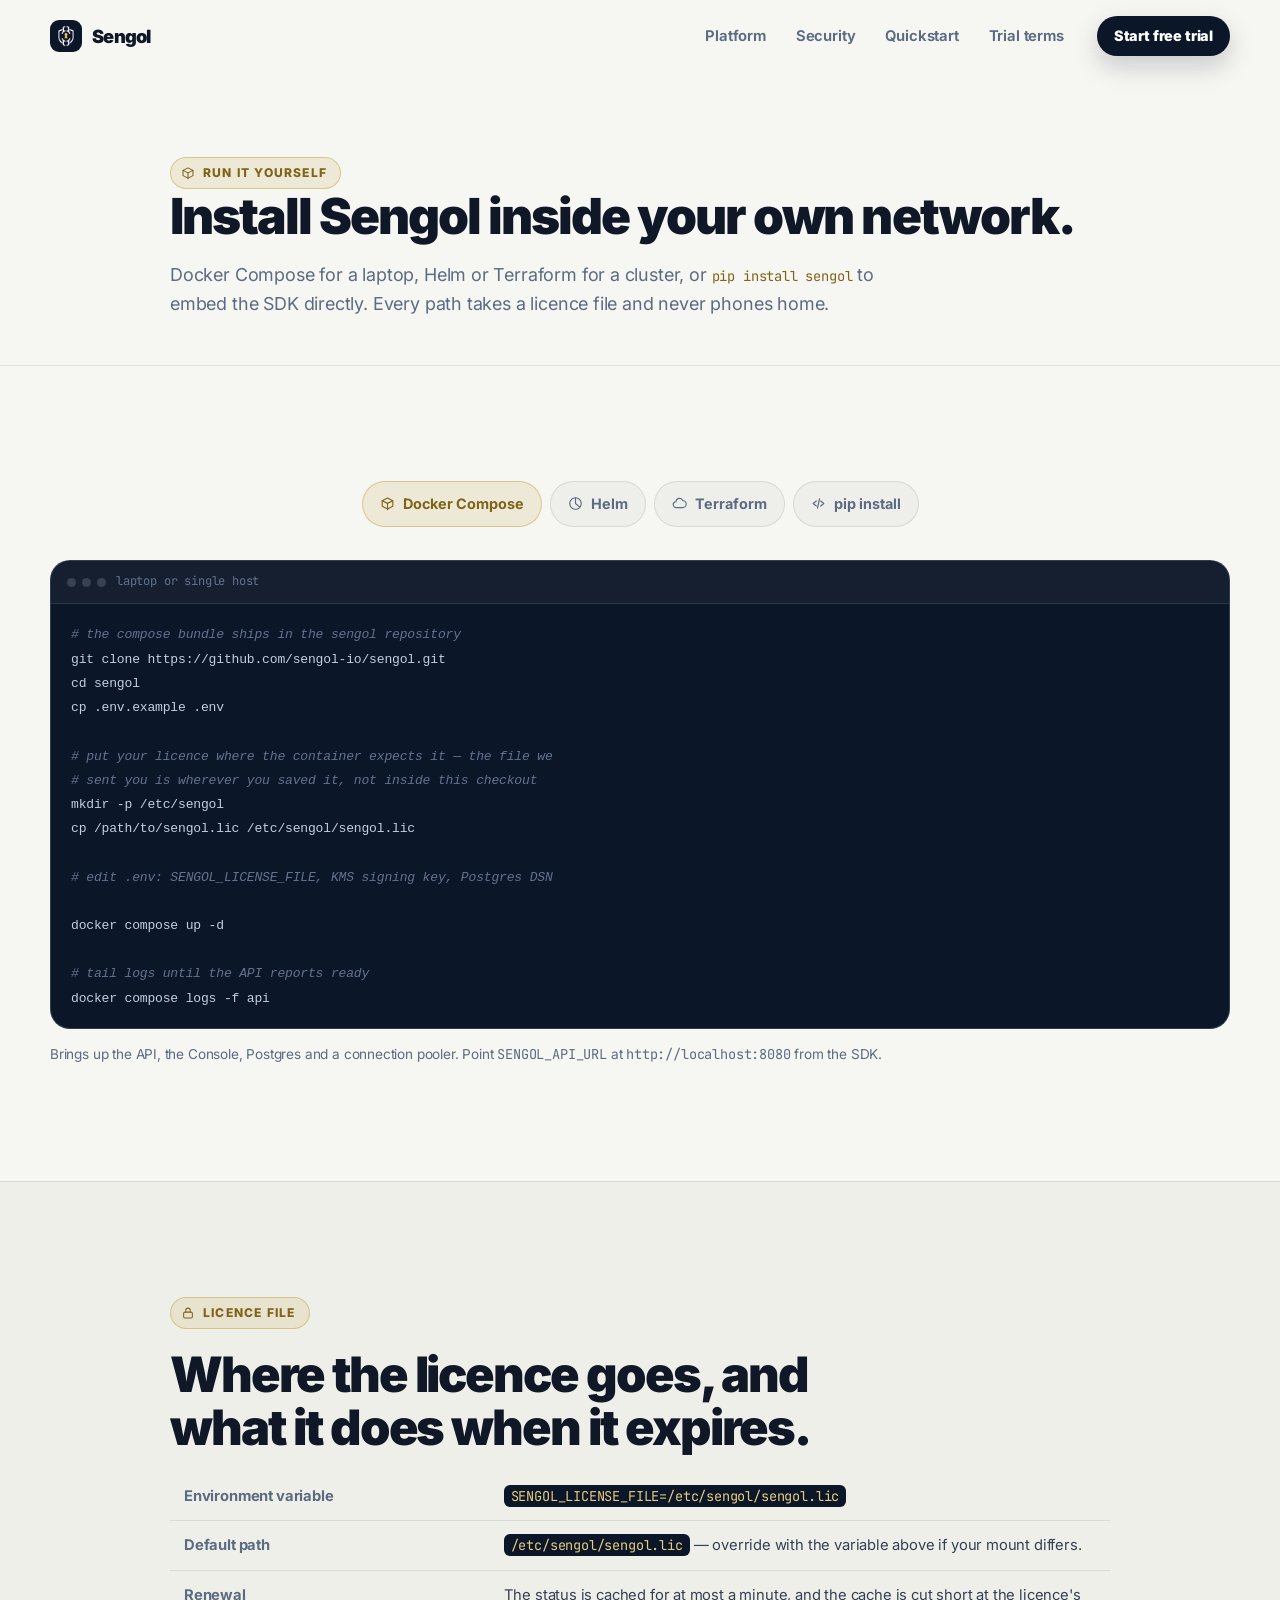
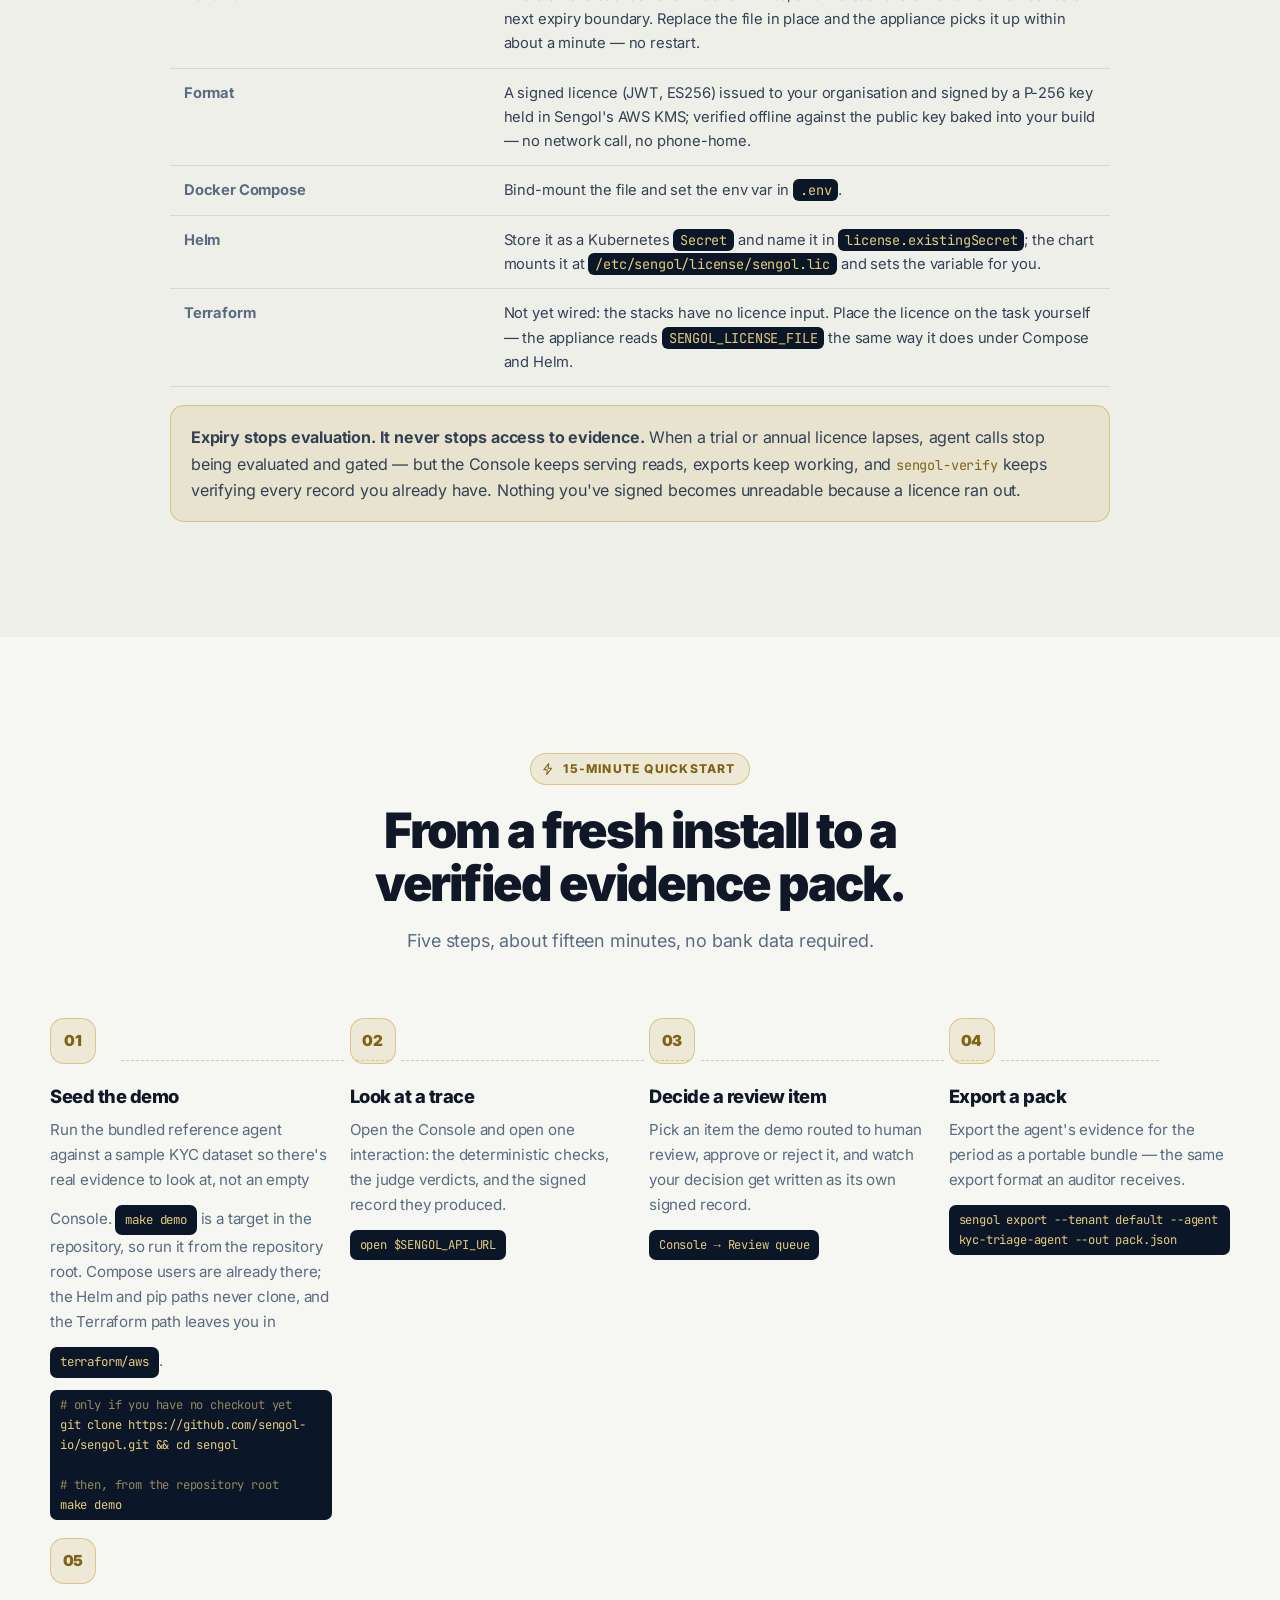
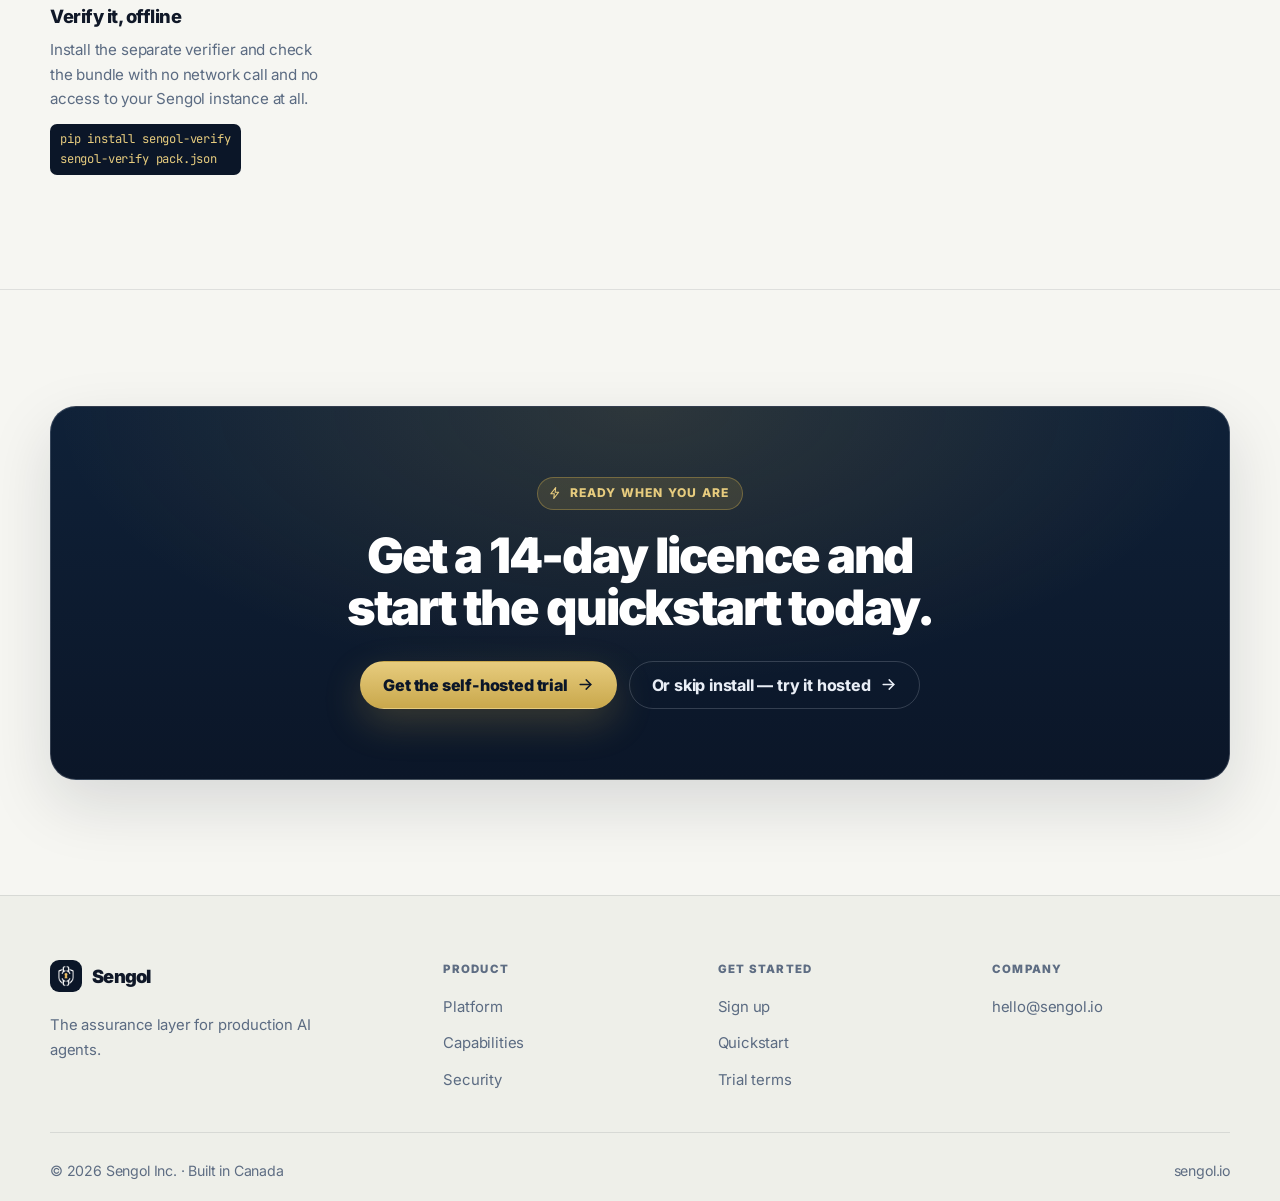
<file: install.html>
<!DOCTYPE html>
<html lang="en">
<head>
  <meta charset="UTF-8" />
  <meta name="viewport" content="width=device-width, initial-scale=1.0" />
  <meta name="description" content="Install Sengol with Docker Compose, Helm, Terraform or pip, put your licence file in place, and run the 15-minute quickstart." />
  <meta name="theme-color" content="#F6F6F2" />
  <title>Install Sengol | Sengol</title>
  <link rel="canonical" href="https://sengol.io/install.html" />
  <meta name="robots" content="index, follow" />

  <link rel="icon" href="/favicon.ico" sizes="16x16 32x32 48x48" />
  <link rel="icon" href="/favicon-32.png" type="image/png" sizes="32x32" />
  <link rel="icon" href="/favicon-16.png" type="image/png" sizes="16x16" />
  <link rel="apple-touch-icon" href="/apple-touch-icon.png" />
  <link rel="manifest" href="/site.webmanifest" />
  <link rel="stylesheet" href="/style.css" />
</head>
<body>
  <a class="skip-link" href="#main">Skip to content</a>

  <svg width="0" height="0" aria-hidden="true" focusable="false" style="position:absolute">
    <defs>
      <symbol id="i-check-circle" viewBox="0 0 24 24" fill="none" stroke="currentColor" stroke-width="1.9" stroke-linecap="round" stroke-linejoin="round">
        <circle cx="12" cy="12" r="9.2" /><path d="m8.2 12 2.6 2.6 5-5.4" />
      </symbol>
      <symbol id="i-box" viewBox="0 0 24 24" fill="none" stroke="currentColor" stroke-width="1.8" stroke-linecap="round" stroke-linejoin="round">
        <path d="m3.5 7.5 8.5-4.3 8.5 4.3-8.5 4.3z" /><path d="M3.5 7.5v9l8.5 4.3 8.5-4.3v-9" /><path d="M12 11.8v9.9" />
      </symbol>
      <symbol id="i-helm" viewBox="0 0 24 24" fill="none" stroke="currentColor" stroke-width="1.8" stroke-linecap="round" stroke-linejoin="round">
        <circle cx="12" cy="12" r="9.2" /><path d="M12 2.8v9.2l6.5 5.3" />
      </symbol>
      <symbol id="i-cloud" viewBox="0 0 24 24" fill="none" stroke="currentColor" stroke-width="1.8" stroke-linecap="round" stroke-linejoin="round">
        <path d="M6.8 18.5a4.6 4.6 0 0 1-.5-9.2 5.8 5.8 0 0 1 11.2-1.8 4.2 4.2 0 0 1-.6 11z" />
      </symbol>
      <symbol id="i-code" viewBox="0 0 24 24" fill="none" stroke="currentColor" stroke-width="1.9" stroke-linecap="round" stroke-linejoin="round">
        <path d="m8.5 8-5 4 5 4" /><path d="m15.5 8 5 4-5 4" /><path d="m13.6 4.5-3.2 15" />
      </symbol>
      <symbol id="i-lock" viewBox="0 0 24 24" fill="none" stroke="currentColor" stroke-width="1.8" stroke-linecap="round" stroke-linejoin="round">
        <rect x="4.5" y="10.5" width="15" height="10" rx="2.2" /><path d="M8.2 10.5V7.4a3.8 3.8 0 0 1 7.6 0v3.1" />
      </symbol>
      <symbol id="i-bolt" viewBox="0 0 24 24" fill="none" stroke="currentColor" stroke-width="1.8" stroke-linecap="round" stroke-linejoin="round">
        <path d="M13.2 2.5 4.8 13.4h6l-.9 8.1 8.4-10.9h-6z" />
      </symbol>
      <symbol id="i-menu" viewBox="0 0 24 24" fill="none" stroke="currentColor" stroke-width="2" stroke-linecap="round">
        <path d="M3.5 7h17M3.5 12h17M3.5 17h17" />
      </symbol>
      <symbol id="i-arrow" viewBox="0 0 24 24" fill="none" stroke="currentColor" stroke-width="2.1" stroke-linecap="round" stroke-linejoin="round">
        <path d="M4.5 12h15" /><path d="m13 5.5 6.5 6.5-6.5 6.5" />
      </symbol>
    </defs>
  </svg>

  <div class="ambient" aria-hidden="true">
    <div class="ambient__grid"></div>
    <div class="ambient__glow ambient__glow--a"></div>
    <div class="ambient__glow ambient__glow--b"></div>
    <div class="ambient__glow ambient__glow--c"></div>
  </div>

  <div class="shell">
    <header class="nav" id="nav">
      <div class="container">
        <div class="nav__inner">
          <a class="brand" href="/index.html" aria-label="Sengol home">
            <img class="brand__mark" src="/brand-mark.png" alt="" width="30" height="30" decoding="async" />
            Sengol
          </a>
          <nav class="nav__links" aria-label="Primary">
            <a href="/index.html#platform">Platform</a>
            <a href="/security.html">Security</a>
            <a href="#quickstart">Quickstart</a>
            <a href="/trial-terms.html">Trial terms</a>
          </nav>
          <div class="nav__cta">
            <a class="btn btn--primary btn--sm" href="/signup.html">Start free trial</a>
          </div>
          <button class="nav__toggle" id="navToggle" aria-expanded="false" aria-controls="drawer" aria-label="Open menu">
            <svg aria-hidden="true"><use href="#i-menu" /></svg>
          </button>
        </div>
        <div class="drawer" id="drawer">
          <a href="/index.html#platform">Platform</a>
          <a href="/security.html">Security</a>
          <a href="#quickstart">Quickstart</a>
          <a href="/trial-terms.html">Trial terms</a>
          <a class="btn btn--primary" href="/signup.html">Start free trial</a>
        </div>
      </div>
    </header>

    <main id="main">
      <section class="section page-hero">
        <div class="container container--narrow">
          <span class="eyebrow"><svg aria-hidden="true"><use href="#i-box" /></svg> Run it yourself</span>
          <h1>Install Sengol inside your own network.</h1>
          <p class="lede">Docker Compose for a laptop, Helm or Terraform for a cluster, or <code style="font-family:var(--mono);font-size:0.86rem;color:var(--gold-text)">pip install sengol</code> to embed the SDK directly. Every path takes a licence file and never phones home.</p>
        </div>
      </section>

      <!-- ==================== DEPLOY TABS ==================== -->
      <section class="section section--rule">
        <div class="container">
          <div class="tabs reveal" role="tablist" aria-label="Deployment method">
            <button class="tab" role="tab" id="tab-compose" aria-controls="panel-compose" aria-selected="true"><svg aria-hidden="true"><use href="#i-box" /></svg> Docker Compose</button>
            <button class="tab" role="tab" id="tab-helm" aria-controls="panel-helm" aria-selected="false"><svg aria-hidden="true"><use href="#i-helm" /></svg> Helm</button>
            <button class="tab" role="tab" id="tab-tf" aria-controls="panel-tf" aria-selected="false"><svg aria-hidden="true"><use href="#i-cloud" /></svg> Terraform</button>
            <button class="tab" role="tab" id="tab-pip" aria-controls="panel-pip" aria-selected="false"><svg aria-hidden="true"><use href="#i-code" /></svg> pip install</button>
          </div>

          <!-- Docker Compose -->
          <div class="panel is-active install-panel" id="panel-compose" role="tabpanel" aria-labelledby="tab-compose" tabindex="0">
            <div class="code">
              <div class="code__bar"><span class="dots" aria-hidden="true"><i></i><i></i><i></i></span> laptop or single host</div>
<pre><code><span class="c"># the compose bundle ships in the sengol repository</span>
git clone https://github.com/sengol-io/sengol.git
cd sengol
cp .env.example .env

<span class="c"># put your licence where the container expects it — the file we
# sent you is wherever you saved it, not inside this checkout</span>
mkdir -p /etc/sengol
cp /path/to/sengol.lic /etc/sengol/sengol.lic

<span class="c"># edit .env: SENGOL_LICENSE_FILE, KMS signing key, Postgres DSN
</span>
docker compose up -d

<span class="c"># tail logs until the API reports ready</span>
docker compose logs -f api</code></pre>
            </div>
            <p class="field-hint" style="margin-top:14px">Brings up the API, the Console, Postgres and a connection pooler. Point <code style="font-family:var(--mono)">SENGOL_API_URL</code> at <code style="font-family:var(--mono)">http://localhost:8080</code> from the SDK.</p>
          </div>

          <!-- Helm -->
          <div class="panel install-panel" id="panel-helm" role="tabpanel" aria-labelledby="tab-helm" tabindex="0" hidden>
            <div class="code">
              <div class="code__bar"><span class="dots" aria-hidden="true"><i></i><i></i><i></i></span> Kubernetes cluster</div>
<pre><code><span class="c"># the chart is published as an OCI artifact with each release</span>
kubectl create namespace sengol

<span class="c"># mount the licence file as a Secret, not a ConfigMap</span>
kubectl create secret generic sengol-license \
  --from-file=license=./sengol.lic -n sengol

helm install sengol oci://ghcr.io/sengol-io/charts/sengol \
  --version &lt;release&gt; --namespace sengol \
  --set license.existingSecret=sengol-license \
  -f values.yaml</code></pre>
            </div>
            <p class="field-hint" style="margin-top:14px">The chart wires <code style="font-family:var(--mono)">SENGOL_LICENSE_FILE</code> to the mounted secret path automatically. See <code style="font-family:var(--mono)">values.yaml</code> for HA replica count, ingress and KMS signing options.</p>
          </div>

          <!-- Terraform -->
          <div class="panel install-panel" id="panel-tf" role="tabpanel" aria-labelledby="tab-tf" tabindex="0" hidden>
            <div class="code">
              <div class="code__bar"><span class="dots" aria-hidden="true"><i></i><i></i><i></i></span> shell</div>
<pre><code><span class="c"># the stacks ship in the sengol repository: terraform/aws, /azure, /gcp</span>
git clone https://github.com/sengol-io/sengol.git
cd sengol/terraform/aws

terraform init
terraform apply -var-file=environments/prod.tfvars</code></pre>
            </div>
            <p class="field-hint" style="margin-top:14px">Provisions the compute, the audit store, KMS signing keys and the load balancer.</p>
            <p class="field-hint" style="margin-top:10px"><strong>Infrastructure only — the licence handoff is not wired yet.</strong> The stacks take the signing-key and JWT secret ARNs, but they have no licence input, so a Terraform apply on its own brings up an appliance that fails its licence check at boot. Place the licence on the task yourself, or use Docker Compose or Helm, until the stacks accept one.</p>
          </div>

          <!-- pip -->
          <div class="panel install-panel" id="panel-pip" role="tabpanel" aria-labelledby="tab-pip" tabindex="0" hidden>
            <div class="code">
              <div class="code__bar"><span class="dots" aria-hidden="true"><i></i><i></i><i></i></span> your agent's environment</div>
<pre><code>pip install sengol

<span class="c"># SDK only — points at an API you already run (Compose/Helm/Terraform above),
# it does not construct a Postgres store itself</span>
<span class="k">export</span> SENGOL_API_URL=https://sengol.internal.yourbank.com
<span class="k">export</span> SENGOL_LICENSE_FILE=/etc/sengol/sengol.lic</code></pre>
            </div>
            <div class="code" style="margin-top:14px">
              <div class="code__bar"><span class="dots" aria-hidden="true"><i></i><i></i><i></i></span> agent.py</div>
<pre><code><span class="k">import</span> sengol

sengol.<span class="f">configure</span>(
    agent_id=<span class="s">"kyc-triage-agent"</span>,
    agent_version=<span class="s">"2.4.0"</span>,
    policies=[<span class="s">"OSFI_E23"</span>, <span class="s">"PIPEDA"</span>],
)
sengol.<span class="f">instrument</span>()</code></pre>
            </div>
            <p class="field-hint" style="margin-top:14px">Use this when you already have (or are trialling) the hosted instance or a self-hosted API and just need agents talking to it.</p>
          </div>
        </div>
      </section>

      <!-- ==================== LICENCE FILE ==================== -->
      <section class="section section--tint section--rule">
        <div class="container container--narrow">
          <div class="section-head section-head--left reveal" style="margin-bottom:0">
            <span class="eyebrow"><svg aria-hidden="true"><use href="#i-lock" /></svg> Licence file</span>
            <h2>Where the licence goes, and what it does when it expires.</h2>
          </div>

          <div class="table-wrap">
            <table class="kv-table">
              <tbody>
                <tr><th>Environment variable</th><td><code>SENGOL_LICENSE_FILE=/etc/sengol/sengol.lic</code></td></tr>
                <tr><th>Default path</th><td><code>/etc/sengol/sengol.lic</code> — override with the variable above if your mount differs.</td></tr>
                <tr><th>Renewal</th><td>The status is cached for at most a minute, and the cache is cut short at the licence's next expiry boundary. Replace the file in place and the appliance picks it up within about a minute — no restart.</td></tr>
                <tr><th>Format</th><td>A signed licence (JWT, ES256) issued to your organisation and signed by a P-256 key held in Sengol's AWS KMS; verified offline against the public key baked into your build — no network call, no phone-home.</td></tr>
                <tr><th>Docker Compose</th><td>Bind-mount the file and set the env var in <code>.env</code>.</td></tr>
                <tr><th>Helm</th><td>Store it as a Kubernetes <code>Secret</code> and name it in <code>license.existingSecret</code>; the chart mounts it at <code>/etc/sengol/license/sengol.lic</code> and sets the variable for you.</td></tr>
                <tr><th>Terraform</th><td>Not yet wired: the stacks have no licence input. Place the licence on the task yourself — the appliance reads <code>SENGOL_LICENSE_FILE</code> the same way it does under Compose and Helm.</td></tr>
              </tbody>
            </table>
          </div>

          <div class="callout">
            <p><strong>Expiry stops evaluation. It never stops access to evidence.</strong> When a trial or annual licence lapses, agent calls stop being evaluated and gated — but the Console keeps serving reads, exports keep working, and <code style="font-family:var(--mono);font-size:0.85rem;color:var(--gold-text)">sengol-verify</code> keeps verifying every record you already have. Nothing you've signed becomes unreadable because a licence ran out.</p>
          </div>
        </div>
      </section>

      <!-- ==================== QUICKSTART ==================== -->
      <section class="section" id="quickstart">
        <div class="container">
          <div class="section-head reveal">
            <span class="eyebrow"><svg aria-hidden="true"><use href="#i-bolt" /></svg> 15-minute quickstart</span>
            <h2>From a fresh install to a verified evidence pack.</h2>
            <p class="lede">Five steps, about fifteen minutes, no bank data required.</p>
          </div>

          <div class="steps reveal">
            <article class="step">
              <div class="step__num">01</div>
              <h3>Seed the demo</h3>
              <p>Run the bundled reference agent against a sample KYC dataset so there's real evidence to look at, not an empty Console. <code style="font-family:var(--mono);font-size:0.78rem">make demo</code> is a target in the repository, so run it from the repository root. Compose users are already there; the Helm and pip paths never clone, and the Terraform path leaves you in <code style="font-family:var(--mono);font-size:0.78rem">terraform/aws</code>.</p>
              <code><span style="opacity:.62"># only if you have no checkout yet</span><br />git clone https://github.com/sengol-io/sengol.git &amp;&amp; cd sengol<br /><br /><span style="opacity:.62"># then, from the repository root</span><br />make demo</code>
            </article>
            <article class="step">
              <div class="step__num">02</div>
              <h3>Look at a trace</h3>
              <p>Open the Console and open one interaction: the deterministic checks, the judge verdicts, and the signed record they produced.</p>
              <code>open $SENGOL_API_URL</code>
            </article>
            <article class="step">
              <div class="step__num">03</div>
              <h3>Decide a review item</h3>
              <p>Pick an item the demo routed to human review, approve or reject it, and watch your decision get written as its own signed record.</p>
              <code>Console → Review queue</code>
            </article>
            <article class="step">
              <div class="step__num">04</div>
              <h3>Export a pack</h3>
              <p>Export the agent's evidence for the period as a portable bundle — the same export format an auditor receives.</p>
              <code>sengol export --tenant default --agent kyc-triage-agent --out pack.json</code>
            </article>
            <article class="step">
              <div class="step__num">05</div>
              <h3>Verify it, offline</h3>
              <p>Install the separate verifier and check the bundle with no network call and no access to your Sengol instance at all.</p>
              <code>pip install sengol-verify<br />sengol-verify pack.json</code>
            </article>
          </div>
        </div>
      </section>

      <section class="section section--rule">
        <div class="container">
          <div class="cta-box reveal">
            <span class="eyebrow"><svg aria-hidden="true"><use href="#i-bolt" /></svg> Ready when you are</span>
            <h2 style="margin-top:20px">Get a 14-day licence and start the quickstart today.</h2>
            <div class="hero__actions" style="justify-content:center;margin-top:26px">
              <a class="btn btn--primary" href="/signup.html#self">
                Get the self-hosted trial
                <svg aria-hidden="true"><use href="#i-arrow" /></svg>
              </a>
              <a class="btn btn--ghost" href="/signup.html#hosted">
                Or skip install — try it hosted
                <svg aria-hidden="true"><use href="#i-arrow" /></svg>
              </a>
            </div>
          </div>
        </div>
      </section>
    </main>

    <footer class="footer">
      <div class="container">
        <div class="footer__grid">
          <div>
            <a class="brand" href="/index.html">
              <img class="brand__mark" src="/brand-mark.png" alt="" width="30" height="30" decoding="async" />
              Sengol
            </a>
            <p class="footer__blurb">The assurance layer for production AI agents.</p>
          </div>
          <div>
            <h4>Product</h4>
            <ul>
              <li><a href="/index.html#platform">Platform</a></li>
              <li><a href="/index.html#capabilities">Capabilities</a></li>
              <li><a href="/security.html">Security</a></li>
            </ul>
          </div>
          <div>
            <h4>Get started</h4>
            <ul>
              <li><a href="/signup.html">Sign up</a></li>
              <li><a href="#quickstart">Quickstart</a></li>
              <li><a href="/trial-terms.html">Trial terms</a></li>
            </ul>
          </div>
          <div>
            <h4>Company</h4>
            <ul>
              <li><a href="mailto:hello@sengol.io">hello@sengol.io</a></li>
            </ul>
          </div>
        </div>
        <div class="footer__bar">
          <span>© 2026 Sengol Inc. · Built in Canada</span>
          <span>sengol.io</span>
        </div>
      </div>
    </footer>
  </div>

  <script>
    (function () {
      "use strict";
      var toggle = document.getElementById("navToggle");
      var drawer = document.getElementById("drawer");
      toggle.addEventListener("click", function () {
        var open = drawer.classList.toggle("is-open");
        toggle.setAttribute("aria-expanded", String(open));
      });

      var tabs = Array.prototype.slice.call(document.querySelectorAll('[role="tab"]'));
      var select = function (tab) {
        tabs.forEach(function (t) {
          var on = t === tab;
          t.setAttribute("aria-selected", String(on));
          var panel = document.getElementById(t.getAttribute("aria-controls"));
          panel.classList.toggle("is-active", on);
          if (on) { panel.removeAttribute("hidden"); } else { panel.setAttribute("hidden", ""); }
        });
      };
      tabs.forEach(function (tab, i) {
        tab.addEventListener("click", function () { select(tab); });
        tab.addEventListener("keydown", function (e) {
          var next = null;
          if (e.key === "ArrowRight") next = tabs[(i + 1) % tabs.length];
          if (e.key === "ArrowLeft") next = tabs[(i - 1 + tabs.length) % tabs.length];
          if (next) { e.preventDefault(); select(next); next.focus(); }
        });
      });

      var reduced = window.matchMedia("(prefers-reduced-motion: reduce)").matches;
      var revealables = document.querySelectorAll(".reveal");
      if (reduced || !("IntersectionObserver" in window)) {
        revealables.forEach(function (el) { el.classList.add("is-in"); });
      } else {
        var io = new IntersectionObserver(function (entries) {
          entries.forEach(function (entry) {
            if (entry.isIntersecting) { entry.target.classList.add("is-in"); io.unobserve(entry.target); }
          });
        }, { rootMargin: "0px 0px -12% 0px", threshold: 0.08 });
        revealables.forEach(function (el) { io.observe(el); });
      }
    })();
  </script>
</body>
</html>
</file>
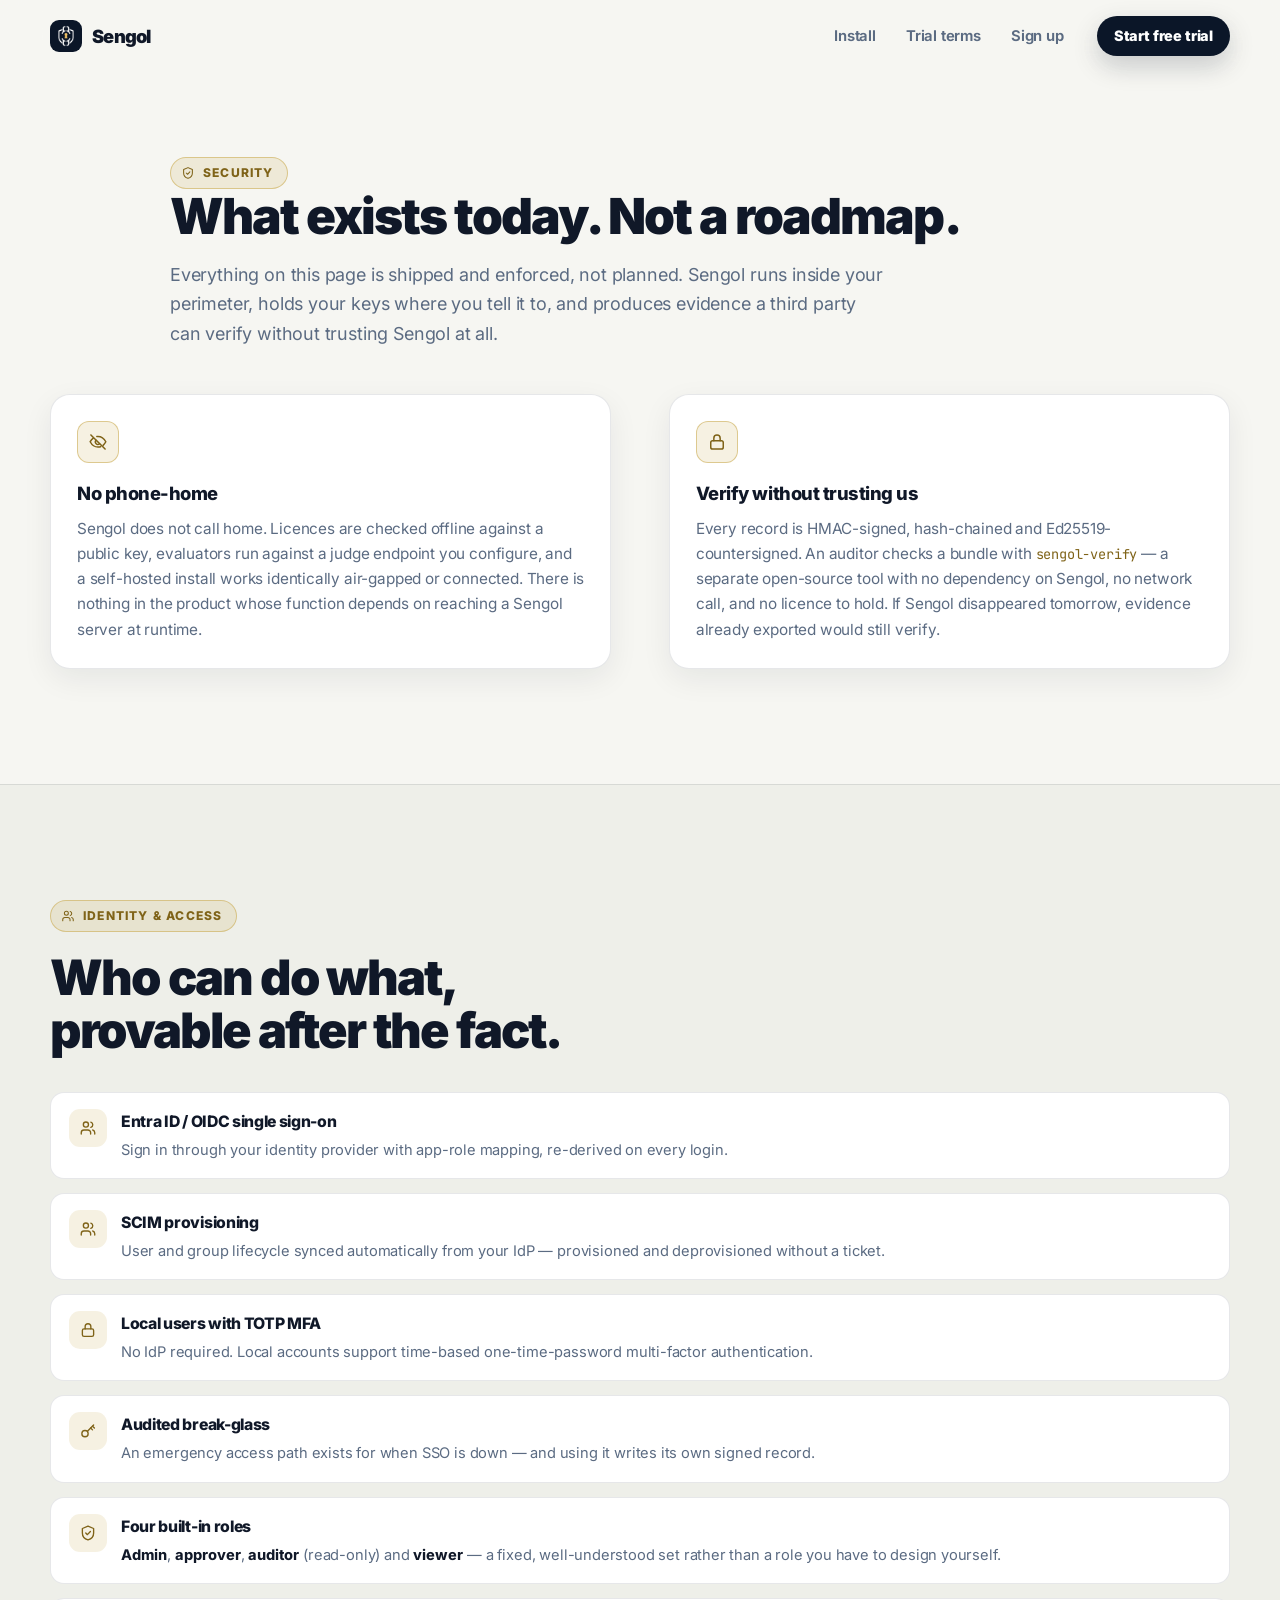
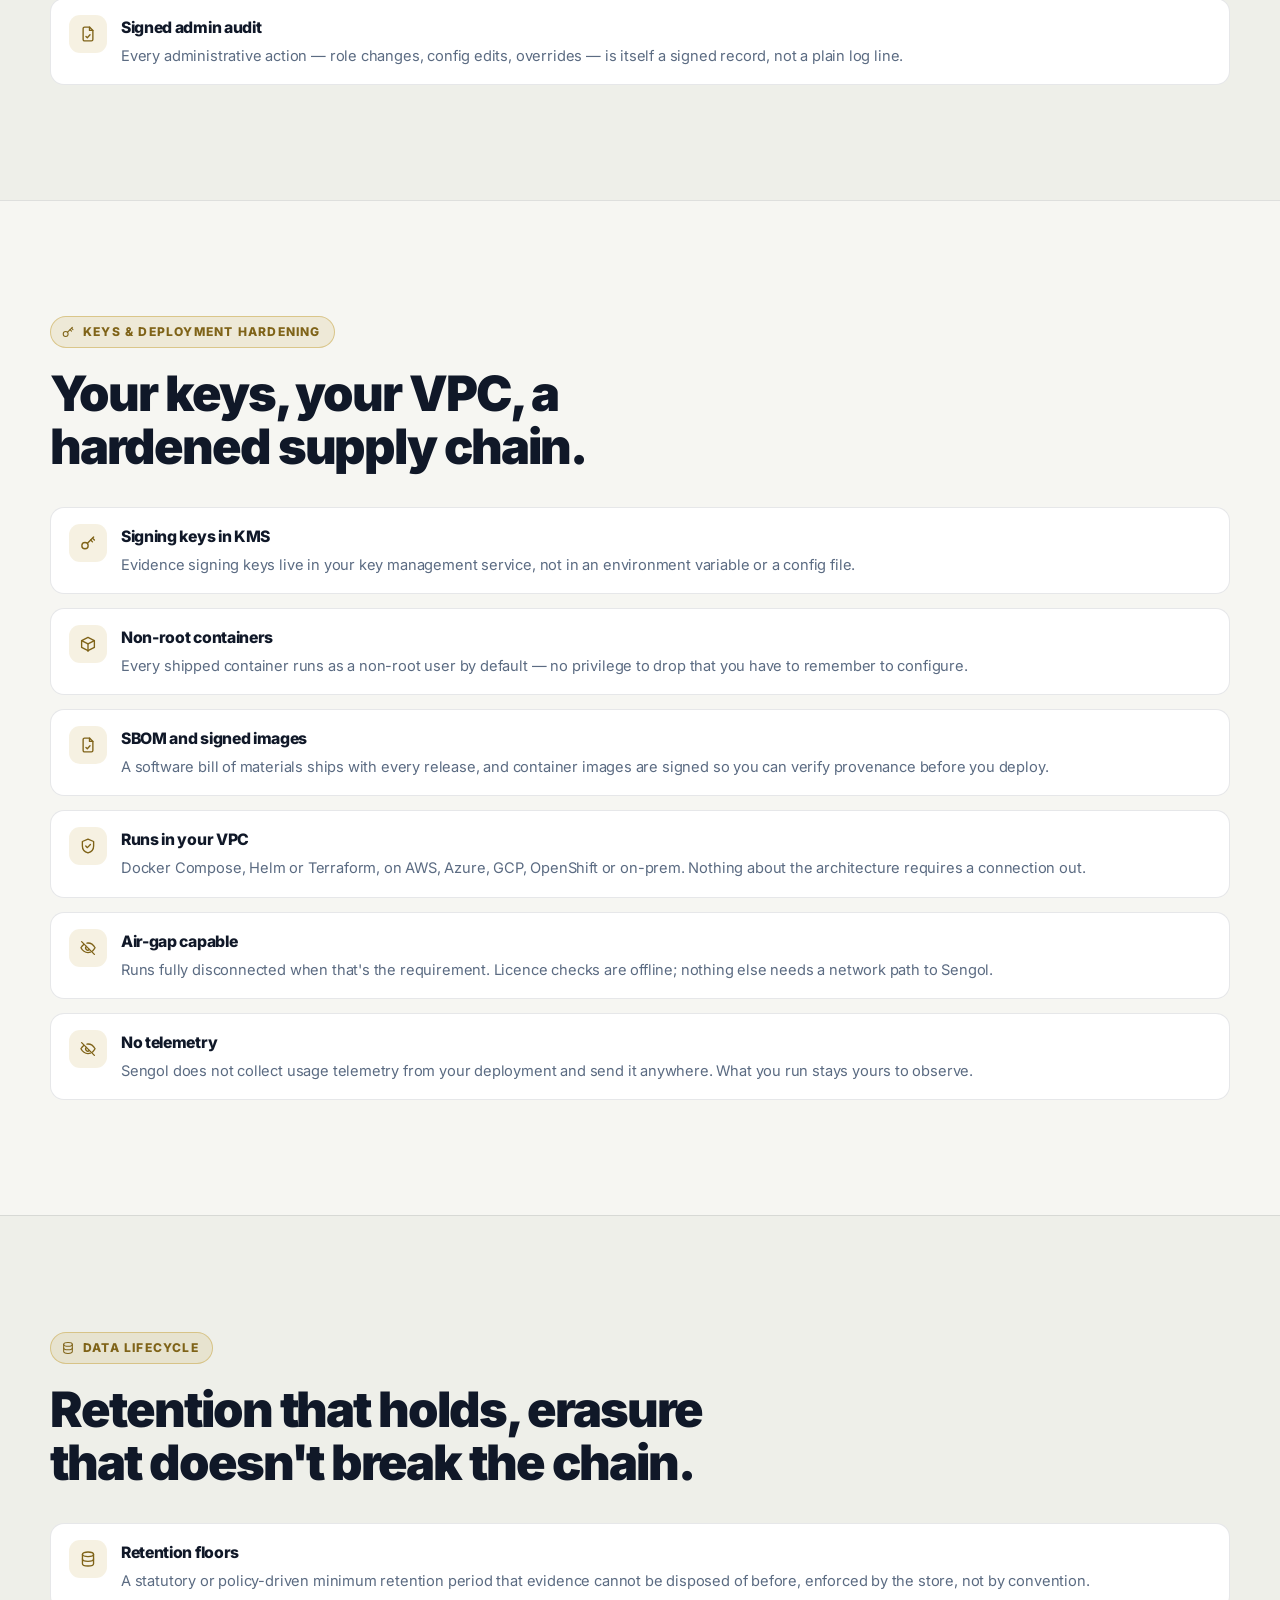
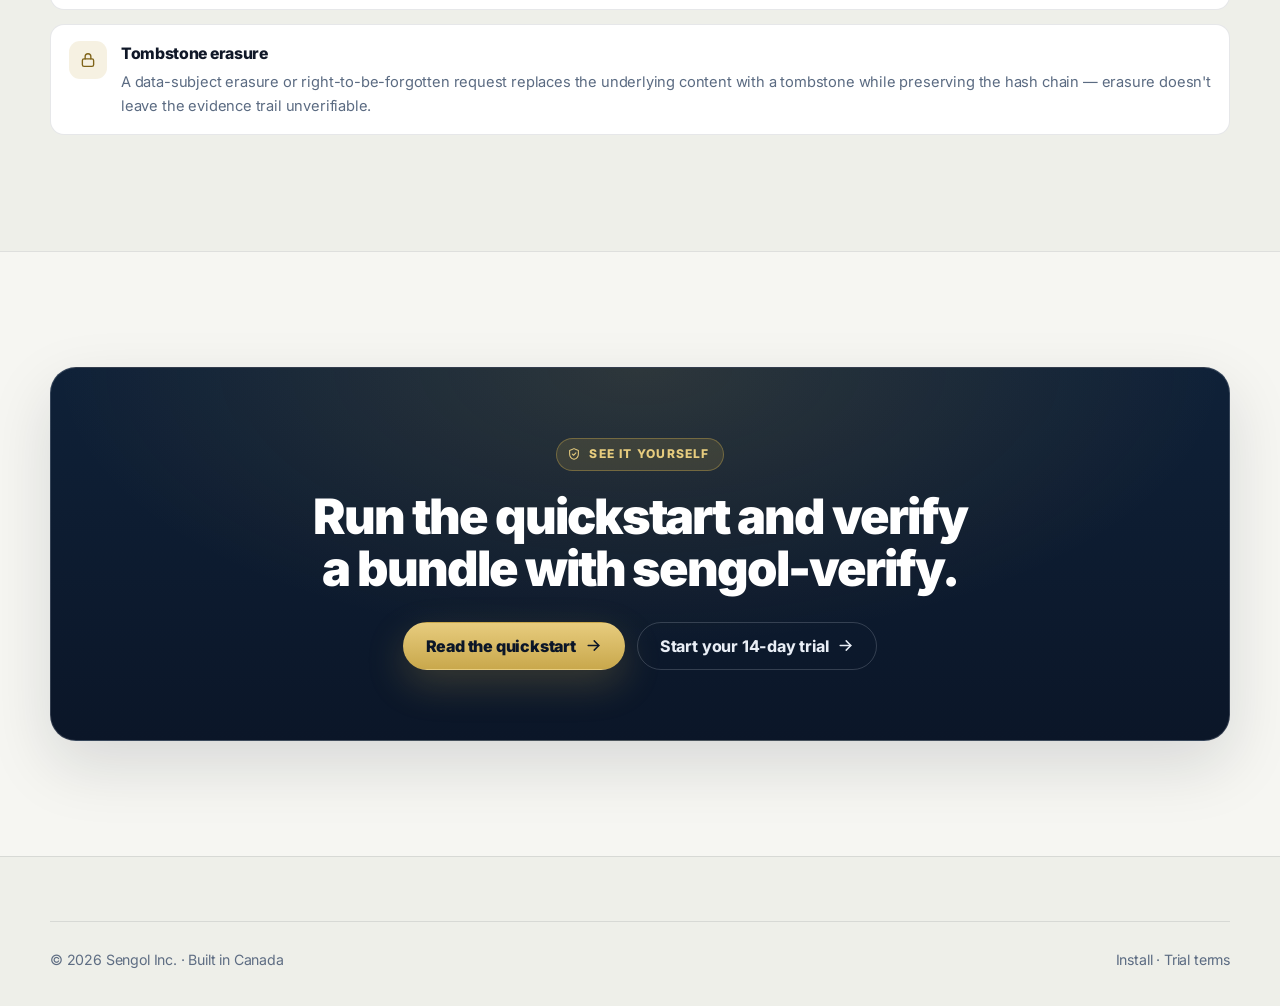
<file: security.html>
<!DOCTYPE html>
<html lang="en">
<head>
  <meta charset="UTF-8" />
  <meta name="viewport" content="width=device-width, initial-scale=1.0" />
  <meta name="description" content="Sengol's enterprise security standards: identity and access, key management, container hardening, retention and erasure, and offline evidence verification." />
  <meta name="theme-color" content="#F6F6F2" />
  <title>Security | Sengol</title>
  <link rel="canonical" href="https://sengol.io/security.html" />
  <meta name="robots" content="index, follow" />

  <link rel="icon" href="/favicon.ico" sizes="16x16 32x32 48x48" />
  <link rel="icon" href="/favicon-32.png" type="image/png" sizes="32x32" />
  <link rel="icon" href="/favicon-16.png" type="image/png" sizes="16x16" />
  <link rel="apple-touch-icon" href="/apple-touch-icon.png" />
  <link rel="manifest" href="/site.webmanifest" />
  <link rel="stylesheet" href="/style.css" />
</head>
<body>
  <a class="skip-link" href="#main">Skip to content</a>

  <svg width="0" height="0" aria-hidden="true" focusable="false" style="position:absolute">
    <defs>
      <symbol id="i-menu" viewBox="0 0 24 24" fill="none" stroke="currentColor" stroke-width="2" stroke-linecap="round">
        <path d="M3.5 7h17M3.5 12h17M3.5 17h17" />
      </symbol>
      <symbol id="i-shield" viewBox="0 0 24 24" fill="none" stroke="currentColor" stroke-width="1.8" stroke-linecap="round" stroke-linejoin="round">
        <path d="M12 2.8 4.5 6v6c0 4.6 3.2 8 7.5 9.2 4.3-1.2 7.5-4.6 7.5-9.2V6z" /><path d="m9 12 2.2 2.2L15.2 10" />
      </symbol>
      <symbol id="i-lock" viewBox="0 0 24 24" fill="none" stroke="currentColor" stroke-width="1.8" stroke-linecap="round" stroke-linejoin="round">
        <rect x="4.5" y="10.5" width="15" height="10" rx="2.2" /><path d="M8.2 10.5V7.4a3.8 3.8 0 0 1 7.6 0v3.1" />
      </symbol>
      <symbol id="i-users" viewBox="0 0 24 24" fill="none" stroke="currentColor" stroke-width="1.8" stroke-linecap="round" stroke-linejoin="round">
        <path d="M15.5 20v-1.8a3.6 3.6 0 0 0-3.6-3.6H6.6A3.6 3.6 0 0 0 3 18.2V20" />
        <circle cx="9.2" cy="7.4" r="3.4" /><path d="M21 20v-1.8a3.6 3.6 0 0 0-2.7-3.5" /><path d="M15.8 4.2a3.6 3.6 0 0 1 0 6.9" />
      </symbol>
      <symbol id="i-key" viewBox="0 0 24 24" fill="none" stroke="currentColor" stroke-width="1.8" stroke-linecap="round" stroke-linejoin="round">
        <circle cx="8" cy="15.5" r="4.2" /><path d="M11.3 12.2 19.5 4" /><path d="M15.5 8 18 10.5" /><path d="M18 5.5 20.5 8" />
      </symbol>
      <symbol id="i-db" viewBox="0 0 24 24" fill="none" stroke="currentColor" stroke-width="1.8" stroke-linecap="round" stroke-linejoin="round">
        <ellipse cx="12" cy="5.8" rx="7.4" ry="3.1" /><path d="M4.6 5.8v12.4c0 1.7 3.3 3.1 7.4 3.1s7.4-1.4 7.4-3.1V5.8" />
        <path d="M4.6 12c0 1.7 3.3 3.1 7.4 3.1s7.4-1.4 7.4-3.1" />
      </symbol>
      <symbol id="i-box" viewBox="0 0 24 24" fill="none" stroke="currentColor" stroke-width="1.8" stroke-linecap="round" stroke-linejoin="round">
        <path d="m3.5 7.5 8.5-4.3 8.5 4.3-8.5 4.3z" /><path d="M3.5 7.5v9l8.5 4.3 8.5-4.3v-9" /><path d="M12 11.8v9.9" />
      </symbol>
      <symbol id="i-eye-off" viewBox="0 0 24 24" fill="none" stroke="currentColor" stroke-width="1.8" stroke-linecap="round" stroke-linejoin="round">
        <path d="M3.5 3.5l17 17" /><path d="M10.6 5.4A9.9 9.9 0 0 1 12 5.3c6 0 9.4 6.4 9.4 6.4a17 17 0 0 1-3.3 4.3M6.3 7.4A16.7 16.7 0 0 0 2.6 11.7S6 18.1 12 18.1a10 10 0 0 0 3.2-.5" /><path d="M9.7 10a2.9 2.9 0 0 0 4.1 4.1" />
      </symbol>
      <symbol id="i-file" viewBox="0 0 24 24" fill="none" stroke="currentColor" stroke-width="1.8" stroke-linecap="round" stroke-linejoin="round">
        <path d="M14 2.8H7.4A1.9 1.9 0 0 0 5.5 4.7v14.6a1.9 1.9 0 0 0 1.9 1.9h9.2a1.9 1.9 0 0 0 1.9-1.9V7.2z" />
        <path d="M14 2.8V7.2h4.5" /><path d="m9.3 15.2 1.8 1.8 3.6-3.9" />
      </symbol>
      <symbol id="i-arrow" viewBox="0 0 24 24" fill="none" stroke="currentColor" stroke-width="2.1" stroke-linecap="round" stroke-linejoin="round">
        <path d="M4.5 12h15" /><path d="m13 5.5 6.5 6.5-6.5 6.5" />
      </symbol>
    </defs>
  </svg>

  <div class="ambient" aria-hidden="true">
    <div class="ambient__grid"></div>
    <div class="ambient__glow ambient__glow--a"></div>
    <div class="ambient__glow ambient__glow--b"></div>
    <div class="ambient__glow ambient__glow--c"></div>
  </div>

  <div class="shell">
    <header class="nav" id="nav">
      <div class="container">
        <div class="nav__inner">
          <a class="brand" href="/index.html" aria-label="Sengol home">
            <img class="brand__mark" src="/brand-mark.png" alt="" width="30" height="30" decoding="async" />
            Sengol
          </a>
          <nav class="nav__links" aria-label="Primary">
            <a href="/install.html">Install</a>
            <a href="/trial-terms.html">Trial terms</a>
            <a href="/signup.html">Sign up</a>
          </nav>
          <div class="nav__cta">
            <a class="btn btn--primary btn--sm" href="/signup.html">Start free trial</a>
          </div>
          <button class="nav__toggle" id="navToggle" aria-expanded="false" aria-controls="drawer" aria-label="Open menu">
            <svg aria-hidden="true"><use href="#i-menu" /></svg>
          </button>
        </div>
        <div class="drawer" id="drawer">
          <a href="/install.html">Install</a>
          <a href="/trial-terms.html">Trial terms</a>
          <a href="/signup.html">Sign up</a>
          <a class="btn btn--primary" href="/signup.html">Start free trial</a>
        </div>
      </div>
    </header>

    <main id="main">
      <section class="section page-hero">
        <div class="container container--narrow">
          <span class="eyebrow"><svg aria-hidden="true"><use href="#i-shield" /></svg> Security</span>
          <h1>What exists today. Not a roadmap.</h1>
          <p class="lede">Everything on this page is shipped and enforced, not planned. Sengol runs inside your perimeter, holds your keys where you tell it to, and produces evidence a third party can verify without trusting Sengol at all.</p>
        </div>
      </section>

      <!-- callouts -->
      <section class="section" style="padding-top:0">
        <div class="container">
          <div class="split">
            <div class="card">
              <div class="card__icon"><svg aria-hidden="true"><use href="#i-eye-off" /></svg></div>
              <h3>No phone-home</h3>
              <p>Sengol does not call home. Licences are checked offline against a public key, evaluators run against a judge endpoint you configure, and a self-hosted install works identically air-gapped or connected. There is nothing in the product whose function depends on reaching a Sengol server at runtime.</p>
            </div>
            <div class="card">
              <div class="card__icon"><svg aria-hidden="true"><use href="#i-lock" /></svg></div>
              <h3>Verify without trusting us</h3>
              <p>Every record is HMAC-signed, hash-chained and Ed25519-countersigned. An auditor checks a bundle with <code style="font-family:var(--mono);font-size:0.85rem;color:var(--gold-text)">sengol-verify</code> — a separate open-source tool with no dependency on Sengol, no network call, and no licence to hold. If Sengol disappeared tomorrow, evidence already exported would still verify.</p>
            </div>
          </div>
        </div>
      </section>

      <!-- IDENTITY -->
      <section class="section section--tint section--rule">
        <div class="container">
          <div class="section-head section-head--left reveal" style="margin-bottom:34px">
            <span class="eyebrow"><svg aria-hidden="true"><use href="#i-users" /></svg> Identity &amp; access</span>
            <h2>Who can do what, provable after the fact.</h2>
          </div>
          <ul class="sec-list reveal">
            <li>
              <span class="ic"><svg aria-hidden="true"><use href="#i-users" /></svg></span>
              <div><b>Entra ID / OIDC single sign-on</b><p>Sign in through your identity provider with app-role mapping, re-derived on every login.</p></div>
            </li>
            <li>
              <span class="ic"><svg aria-hidden="true"><use href="#i-users" /></svg></span>
              <div><b>SCIM provisioning</b><p>User and group lifecycle synced automatically from your IdP — provisioned and deprovisioned without a ticket.</p></div>
            </li>
            <li>
              <span class="ic"><svg aria-hidden="true"><use href="#i-lock" /></svg></span>
              <div><b>Local users with TOTP MFA</b><p>No IdP required. Local accounts support time-based one-time-password multi-factor authentication.</p></div>
            </li>
            <li>
              <span class="ic"><svg aria-hidden="true"><use href="#i-key" /></svg></span>
              <div><b>Audited break-glass</b><p>An emergency access path exists for when SSO is down — and using it writes its own signed record.</p></div>
            </li>
            <li>
              <span class="ic"><svg aria-hidden="true"><use href="#i-shield" /></svg></span>
              <div><b>Four built-in roles</b><p><b>Admin</b>, <b>approver</b>, <b>auditor</b> (read-only) and <b>viewer</b> — a fixed, well-understood set rather than a role you have to design yourself.</p></div>
            </li>
            <li>
              <span class="ic"><svg aria-hidden="true"><use href="#i-file" /></svg></span>
              <div><b>Signed admin audit</b><p>Every administrative action — role changes, config edits, overrides — is itself a signed record, not a plain log line.</p></div>
            </li>
          </ul>
        </div>
      </section>

      <!-- KEYS & DEPLOYMENT -->
      <section class="section section--rule">
        <div class="container">
          <div class="section-head section-head--left reveal" style="margin-bottom:34px">
            <span class="eyebrow"><svg aria-hidden="true"><use href="#i-key" /></svg> Keys &amp; deployment hardening</span>
            <h2>Your keys, your VPC, a hardened supply chain.</h2>
          </div>
          <ul class="sec-list reveal">
            <li>
              <span class="ic"><svg aria-hidden="true"><use href="#i-key" /></svg></span>
              <div><b>Signing keys in KMS</b><p>Evidence signing keys live in your key management service, not in an environment variable or a config file.</p></div>
            </li>
            <li>
              <span class="ic"><svg aria-hidden="true"><use href="#i-box" /></svg></span>
              <div><b>Non-root containers</b><p>Every shipped container runs as a non-root user by default — no privilege to drop that you have to remember to configure.</p></div>
            </li>
            <li>
              <span class="ic"><svg aria-hidden="true"><use href="#i-file" /></svg></span>
              <div><b>SBOM and signed images</b><p>A software bill of materials ships with every release, and container images are signed so you can verify provenance before you deploy.</p></div>
            </li>
            <li>
              <span class="ic"><svg aria-hidden="true"><use href="#i-shield" /></svg></span>
              <div><b>Runs in your VPC</b><p>Docker Compose, Helm or Terraform, on AWS, Azure, GCP, OpenShift or on-prem. Nothing about the architecture requires a connection out.</p></div>
            </li>
            <li>
              <span class="ic"><svg aria-hidden="true"><use href="#i-eye-off" /></svg></span>
              <div><b>Air-gap capable</b><p>Runs fully disconnected when that's the requirement. Licence checks are offline; nothing else needs a network path to Sengol.</p></div>
            </li>
            <li>
              <span class="ic"><svg aria-hidden="true"><use href="#i-eye-off" /></svg></span>
              <div><b>No telemetry</b><p>Sengol does not collect usage telemetry from your deployment and send it anywhere. What you run stays yours to observe.</p></div>
            </li>
          </ul>
        </div>
      </section>

      <!-- DATA LIFECYCLE -->
      <section class="section section--tint section--rule">
        <div class="container">
          <div class="section-head section-head--left reveal" style="margin-bottom:34px">
            <span class="eyebrow"><svg aria-hidden="true"><use href="#i-db" /></svg> Data lifecycle</span>
            <h2>Retention that holds, erasure that doesn't break the chain.</h2>
          </div>
          <ul class="sec-list reveal">
            <li>
              <span class="ic"><svg aria-hidden="true"><use href="#i-db" /></svg></span>
              <div><b>Retention floors</b><p>A statutory or policy-driven minimum retention period that evidence cannot be disposed of before, enforced by the store, not by convention.</p></div>
            </li>
            <li>
              <span class="ic"><svg aria-hidden="true"><use href="#i-lock" /></svg></span>
              <div><b>Tombstone erasure</b><p>A data-subject erasure or right-to-be-forgotten request replaces the underlying content with a tombstone while preserving the hash chain — erasure doesn't leave the evidence trail unverifiable.</p></div>
            </li>
          </ul>
        </div>
      </section>

      <section class="section section--rule">
        <div class="container">
          <div class="cta-box reveal">
            <span class="eyebrow"><svg aria-hidden="true"><use href="#i-shield" /></svg> See it yourself</span>
            <h2 style="margin-top:20px">Run the quickstart and verify a bundle with sengol-verify.</h2>
            <div class="hero__actions" style="justify-content:center;margin-top:26px">
              <a class="btn btn--primary" href="/install.html#quickstart">
                Read the quickstart
                <svg aria-hidden="true"><use href="#i-arrow" /></svg>
              </a>
              <a class="btn btn--ghost" href="/signup.html">
                Start your 14-day trial
                <svg aria-hidden="true"><use href="#i-arrow" /></svg>
              </a>
            </div>
          </div>
        </div>
      </section>
    </main>

    <footer class="footer">
      <div class="container">
        <div class="footer__bar">
          <span>© 2026 Sengol Inc. · Built in Canada</span>
          <span><a href="/install.html" style="color:var(--muted)">Install</a> · <a href="/trial-terms.html" style="color:var(--muted)">Trial terms</a></span>
        </div>
      </div>
    </footer>
  </div>

  <script>
    (function () {
      "use strict";
      var toggle = document.getElementById("navToggle");
      var drawer = document.getElementById("drawer");
      toggle.addEventListener("click", function () {
        var open = drawer.classList.toggle("is-open");
        toggle.setAttribute("aria-expanded", String(open));
      });

      var reduced = window.matchMedia("(prefers-reduced-motion: reduce)").matches;
      var revealables = document.querySelectorAll(".reveal");
      if (reduced || !("IntersectionObserver" in window)) {
        revealables.forEach(function (el) { el.classList.add("is-in"); });
      } else {
        var io = new IntersectionObserver(function (entries) {
          entries.forEach(function (entry) {
            if (entry.isIntersecting) { entry.target.classList.add("is-in"); io.unobserve(entry.target); }
          });
        }, { rootMargin: "0px 0px -12% 0px", threshold: 0.08 });
        revealables.forEach(function (el) { io.observe(el); });
      }
    })();
  </script>
</body>
</html>
</file>
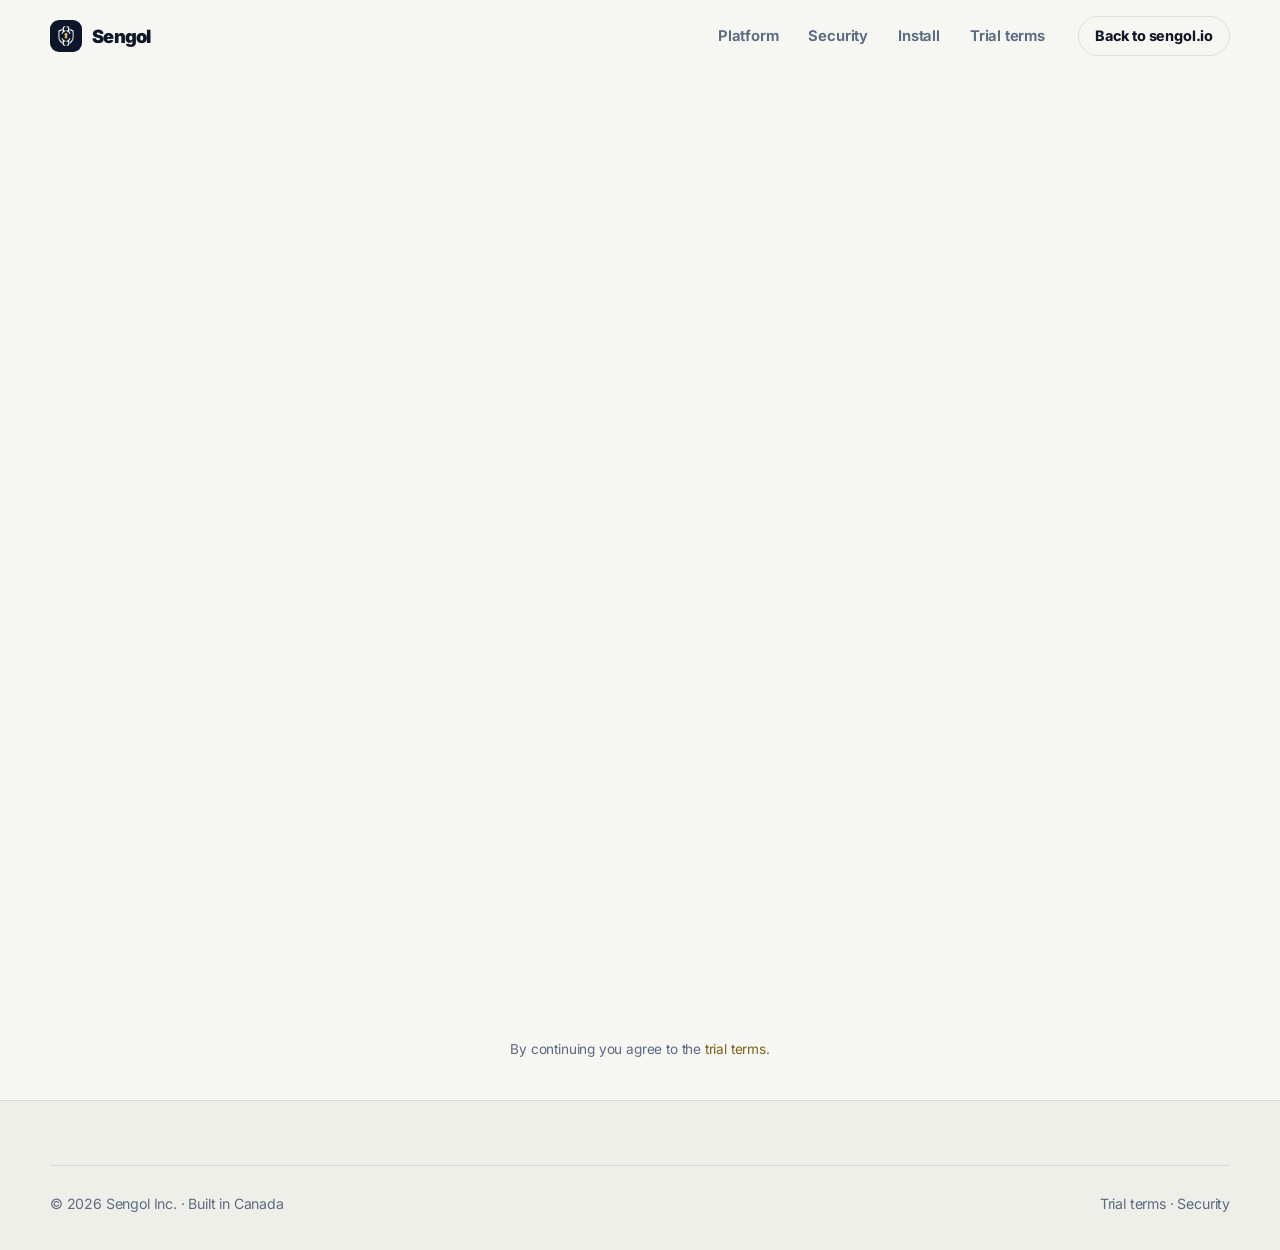
<file: signup.html>
<!DOCTYPE html>
<html lang="en">
<head>
  <meta charset="UTF-8" />
  <meta name="viewport" content="width=device-width, initial-scale=1.0" />
  <meta name="description" content="Start a 14-day Sengol trial — full capability, either hosted by us or run yourself inside your own network." />
  <meta name="theme-color" content="#F6F6F2" />
  <title>Start your trial | Sengol</title>
  <link rel="canonical" href="https://sengol.io/signup.html" />
  <meta name="robots" content="index, follow" />

  <link rel="icon" href="/favicon.ico" sizes="16x16 32x32 48x48" />
  <link rel="icon" href="/favicon-32.png" type="image/png" sizes="32x32" />
  <link rel="icon" href="/favicon-16.png" type="image/png" sizes="16x16" />
  <link rel="apple-touch-icon" href="/apple-touch-icon.png" />
  <link rel="manifest" href="/site.webmanifest" />
  <link rel="stylesheet" href="/style.css" />
</head>
<body>
  <a class="skip-link" href="#main">Skip to content</a>

  <!-- icon sprite (subset used on this page) -->
  <svg width="0" height="0" aria-hidden="true" focusable="false" style="position:absolute">
    <defs>
      <symbol id="i-check-circle" viewBox="0 0 24 24" fill="none" stroke="currentColor" stroke-width="1.9" stroke-linecap="round" stroke-linejoin="round">
        <circle cx="12" cy="12" r="9.2" /><path d="m8.2 12 2.6 2.6 5-5.4" />
      </symbol>
      <symbol id="i-shield" viewBox="0 0 24 24" fill="none" stroke="currentColor" stroke-width="1.8" stroke-linecap="round" stroke-linejoin="round">
        <path d="M12 2.8 4.5 6v6c0 4.6 3.2 8 7.5 9.2 4.3-1.2 7.5-4.6 7.5-9.2V6z" /><path d="m9 12 2.2 2.2L15.2 10" />
      </symbol>
      <symbol id="i-lock" viewBox="0 0 24 24" fill="none" stroke="currentColor" stroke-width="1.8" stroke-linecap="round" stroke-linejoin="round">
        <rect x="4.5" y="10.5" width="15" height="10" rx="2.2" /><path d="M8.2 10.5V7.4a3.8 3.8 0 0 1 7.6 0v3.1" />
      </symbol>
      <symbol id="i-cpu" viewBox="0 0 24 24" fill="none" stroke="currentColor" stroke-width="1.8" stroke-linecap="round" stroke-linejoin="round">
        <rect x="5.5" y="5.5" width="13" height="13" rx="2.2" /><rect x="9.5" y="9.5" width="5" height="5" rx="1" />
        <path d="M9.5 2.5v3M14.5 2.5v3M9.5 18.5v3M14.5 18.5v3M2.5 9.5h3M2.5 14.5h3M18.5 9.5h3M18.5 14.5h3" />
      </symbol>
      <symbol id="i-arrow" viewBox="0 0 24 24" fill="none" stroke="currentColor" stroke-width="2.1" stroke-linecap="round" stroke-linejoin="round">
        <path d="M4.5 12h15" /><path d="m13 5.5 6.5 6.5-6.5 6.5" />
      </symbol>
      <symbol id="i-menu" viewBox="0 0 24 24" fill="none" stroke="currentColor" stroke-width="2" stroke-linecap="round">
        <path d="M3.5 7h17M3.5 12h17M3.5 17h17" />
      </symbol>
    </defs>
  </svg>

  <div class="ambient" aria-hidden="true">
    <div class="ambient__grid"></div>
    <div class="ambient__glow ambient__glow--a"></div>
    <div class="ambient__glow ambient__glow--b"></div>
    <div class="ambient__glow ambient__glow--c"></div>
  </div>

  <div class="shell">
    <!-- ==================== NAV ==================== -->
    <header class="nav" id="nav">
      <div class="container">
        <div class="nav__inner">
          <a class="brand" href="/index.html" aria-label="Sengol home">
            <img class="brand__mark" src="/brand-mark.png" alt="" width="30" height="30" decoding="async" />
            Sengol
          </a>
          <nav class="nav__links" aria-label="Primary">
            <a href="/index.html#platform">Platform</a>
            <a href="/security.html">Security</a>
            <a href="/install.html">Install</a>
            <a href="/trial-terms.html">Trial terms</a>
          </nav>
          <div class="nav__cta">
            <a class="btn btn--ghost btn--sm" href="/index.html">Back to sengol.io</a>
          </div>
          <button class="nav__toggle" id="navToggle" aria-expanded="false" aria-controls="drawer" aria-label="Open menu">
            <svg aria-hidden="true"><use href="#i-menu" /></svg>
          </button>
        </div>
        <div class="drawer" id="drawer">
          <a href="/index.html#platform">Platform</a>
          <a href="/security.html">Security</a>
          <a href="/install.html">Install</a>
          <a href="/trial-terms.html">Trial terms</a>
          <a class="btn btn--ghost" href="/index.html">Back to sengol.io</a>
        </div>
      </div>
    </header>

    <main id="main">
      <div class="signup-shell">
        <div class="container container--narrow">

          <!-- ================= SCREEN 1: WORK IDENTITY ================= -->
          <section id="screen-identity">
            <div class="section-head reveal" style="margin-bottom:34px">
              <span class="eyebrow"><svg aria-hidden="true"><use href="#i-shield" /></svg> Start in 14 days</span>
              <h2>Tell us who's evaluating Sengol.</h2>
              <p class="lede">Corporate email only, one trial per domain. This is not a marketing list — it provisions your trial.</p>
            </div>

            <div class="card signup-card reveal">
              <form id="identityForm" novalidate>
                <div class="field-grid">
                  <div class="field">
                    <label for="workEmail">Work email</label>
                    <input id="workEmail" name="workEmail" type="email" placeholder="you@yourbank.com" autocomplete="email" required />
                    <p class="field-error" id="workEmailError"></p>
                  </div>
                  <div class="field">
                    <label for="fullName">Full name</label>
                    <input id="fullName" name="fullName" type="text" placeholder="Jordan Reyes" autocomplete="name" required />
                    <p class="field-error" id="fullNameError"></p>
                  </div>
                  <div class="field">
                    <label for="company">Company</label>
                    <input id="company" name="company" type="text" placeholder="Yourbank Financial Group" autocomplete="organization" required />
                    <p class="field-error" id="companyError"></p>
                  </div>
                </div>

                <p class="refusal-note" id="refusalNote" role="alert">
                  That looks like a personal email address. Sengol trials are provisioned per company
                  domain, so we need a work address at the institution evaluating it — one trial per
                  domain. If you don't have a work email yet, reach us at
                  <a href="mailto:trial@sengol.io">trial@sengol.io</a> and we'll sort it out.
                </p>

                <button class="btn btn--primary" type="submit" style="margin-top:22px;width:100%">
                  Continue
                  <svg aria-hidden="true"><use href="#i-arrow" /></svg>
                </button>

                <div class="divider-row">or</div>

                <a class="btn btn--ms" id="msContinue" href="https://portal.sengol.io/auth/microsoft">
                  <svg aria-hidden="true" viewBox="0 0 23 23"><rect x="1" y="1" width="10" height="10" fill="#F25022"/><rect x="12" y="1" width="10" height="10" fill="#7FBA00"/><rect x="1" y="12" width="10" height="10" fill="#00A4EF"/><rect x="12" y="12" width="10" height="10" fill="#FFB900"/></svg>
                  Continue with Microsoft
                </a>
                <p class="field-hint" style="margin-top:10px;text-align:center">
                  Signs you in with your Microsoft work account and skips the form above.
                </p>
              </form>
            </div>

            <p class="field-hint" style="text-align:center;margin-top:18px">
              By continuing you agree to the <a href="/trial-terms.html" style="color:var(--gold-text)">trial terms</a>.
            </p>
          </section>

          <!-- ================= SCREEN 2: TWO DOORS ================= -->
          <section id="screen-doors" hidden>
            <div class="section-head reveal" style="margin-bottom:34px">
              <span class="eyebrow"><svg aria-hidden="true"><use href="#i-cpu" /></svg> One signup, two ways to run it</span>
              <h2>How do you want to try Sengol?</h2>
              <p class="lede">Both are the full 14 days and the full capability set. Change your mind later — nothing about this choice is permanent.</p>
            </div>

            <div class="doors reveal">
              <article class="card door" id="hosted" data-path="hosted">
                <span class="door__badge chip chip--gold">Recommended · fastest</span>
                <div class="card__icon"><svg aria-hidden="true"><use href="#i-cpu" /></svg></div>
                <h3>Try it hosted</h3>
                <p class="lede">We spin up your own private instance on our AWS, pre-loaded with a reference agent and sample evidence.</p>
                <ul class="feature-list">
                  <li><svg aria-hidden="true"><use href="#i-check-circle" /></svg><span><b>Nothing to install</b> — a URL and a login, ready in minutes.</span></li>
                  <li><svg aria-hidden="true"><use href="#i-check-circle" /></svg><span><b>Full capability</b> — every evaluator, the CI gate, the Console.</span></li>
                  <li><svg aria-hidden="true"><use href="#i-check-circle" /></svg><span><b>Synthetic data only</b> — the instance is destroyed at day 14.</span></li>
                </ul>
                <button class="btn btn--primary" type="button" data-submit="hosted">
                  Start hosted trial
                  <svg aria-hidden="true"><use href="#i-arrow" /></svg>
                </button>
              </article>

              <article class="card door" id="self" data-path="self">
                <span class="door__badge chip">Runs in your network</span>
                <div class="card__icon"><svg aria-hidden="true"><use href="#i-lock" /></svg></div>
                <h3>Run it yourself</h3>
                <p class="lede">Download it — Docker Compose, Helm, Terraform, or <code style="font-family:var(--mono);font-size:0.85rem;color:var(--gold-text)">pip install sengol</code> — with a 14-day licence file. Your data never leaves your network.</p>
                <ul class="feature-list">
                  <li><svg aria-hidden="true"><use href="#i-check-circle" /></svg><span><b>Your infrastructure</b> — your Postgres, your keys, your VPC or laptop.</span></li>
                  <li><svg aria-hidden="true"><use href="#i-check-circle" /></svg><span><b>Same full capability</b> — the trial licence unlocks everything.</span></li>
                  <li><svg aria-hidden="true"><use href="#i-check-circle" /></svg><span><b>Offline licence check</b> — no phone-home, ever.</span></li>
                </ul>
                <button class="btn btn--ghost" type="button" data-submit="self">
                  Get the self-hosted trial
                  <svg aria-hidden="true"><use href="#i-arrow" /></svg>
                </button>
              </article>
            </div>

            <p class="field-hint" style="text-align:center;margin-top:22px">
              <button type="button" id="backToIdentity" class="btn btn--ghost btn--sm" style="min-height:auto;padding:6px 14px">Back</button>
            </p>
          </section>

          <!-- ================= SCREEN 3: CONFIRMATION ================= -->
          <section id="screen-done" hidden>
            <div class="card signup-card reveal" style="text-align:center">
              <div class="card__icon" style="margin-inline:auto"><svg aria-hidden="true"><use href="#i-check-circle" /></svg></div>
              <h3 style="font-size:1.4rem" id="doneHeadline">You're set.</h3>
              <p class="lede" id="doneBody" style="margin-inline:auto;max-width:420px"></p>
              <a class="btn btn--primary" href="/install.html" style="margin-top:22px" id="doneCta">Read the install guide</a>
            </div>
          </section>

        </div>
      </div>
    </main>

    <!-- ==================== FOOTER ==================== -->
    <footer class="footer">
      <div class="container">
        <div class="footer__bar">
          <span>© 2026 Sengol Inc. · Built in Canada</span>
          <span><a href="/trial-terms.html" style="color:var(--muted)">Trial terms</a> · <a href="/security.html" style="color:var(--muted)">Security</a></span>
        </div>
      </div>
    </footer>
  </div>

  <script>
    // Configure where trial signups go. Empty string falls back to a mailto: draft.
    const PORTAL_URL = "https://portal.sengol.io";
  </script>
  <script>
    (function () {
      "use strict";

      var msLink = document.getElementById("msContinue");
      if (PORTAL_URL) { msLink.href = PORTAL_URL + "/auth/microsoft"; }

      /* ---------- mobile drawer ---------- */
      var toggle = document.getElementById("navToggle");
      var drawer = document.getElementById("drawer");
      toggle.addEventListener("click", function () {
        var open = drawer.classList.toggle("is-open");
        toggle.setAttribute("aria-expanded", String(open));
      });

      var BLOCKED_DOMAINS = [
        "gmail.com", "googlemail.com",
        "outlook.com", "hotmail.com", "hotmail.co.uk", "live.com", "msn.com",
        "yahoo.com", "yahoo.co.uk", "ymail.com",
        "icloud.com", "me.com", "mac.com",
        "proton.me", "protonmail.com"
      ];

      function domainOf(email) {
        var at = email.lastIndexOf("@");
        return at === -1 ? "" : email.slice(at + 1).trim().toLowerCase();
      }

      var screenIdentity = document.getElementById("screen-identity");
      var screenDoors = document.getElementById("screen-doors");
      var screenDone = document.getElementById("screen-done");
      var form = document.getElementById("identityForm");
      var refusal = document.getElementById("refusalNote");
      var lead = { workEmail: "", fullName: "", company: "" };

      function setError(id, message) {
        document.getElementById(id + "Error").textContent = message || "";
        document.getElementById(id).classList.toggle("is-invalid", !!message);
      }

      function validate() {
        var ok = true;
        var email = document.getElementById("workEmail").value.trim();
        var name = document.getElementById("fullName").value.trim();
        var company = document.getElementById("company").value.trim();
        refusal.classList.remove("is-shown");

        if (!email || !/^[^\s@]+@[^\s@]+\.[^\s@]+$/.test(email)) {
          setError("workEmail", "Enter a valid work email address.");
          ok = false;
        } else if (BLOCKED_DOMAINS.indexOf(domainOf(email)) !== -1) {
          setError("workEmail", "Personal email addresses can't be used for a trial.");
          refusal.classList.add("is-shown");
          ok = false;
        } else {
          setError("workEmail", "");
        }

        if (!name) { setError("fullName", "Enter your full name."); ok = false; }
        else { setError("fullName", ""); }

        if (!company) { setError("company", "Enter your company name."); ok = false; }
        else { setError("company", ""); }

        if (ok) { lead = { workEmail: email, fullName: name, company: company }; }
        return ok;
      }

      form.addEventListener("submit", function (e) {
        e.preventDefault();
        if (!validate()) return;
        screenIdentity.hidden = true;
        screenDoors.hidden = false;
        screenDoors.scrollIntoView({ behavior: "smooth", block: "start" });

        var hash = (window.location.hash || "").replace("#", "");
        if (hash === "hosted" || hash === "self") {
          var el = document.getElementById(hash);
          if (el) { el.style.borderColor = "var(--line-gold)"; el.style.boxShadow = "var(--shadow-lg)"; }
        }
      });

      document.getElementById("backToIdentity").addEventListener("click", function () {
        screenDoors.hidden = true;
        screenIdentity.hidden = false;
      });

      function submitLead(path) {
        var payload = {
          workEmail: lead.workEmail,
          fullName: lead.fullName,
          company: lead.company,
          path: path
        };

        function finish() {
          screenDoors.hidden = true;
          screenDone.hidden = false;
          screenDone.scrollIntoView({ behavior: "smooth", block: "start" });
          if (path === "hosted") {
            document.getElementById("doneHeadline").textContent = "Your instance is on its way.";
            document.getElementById("doneBody").textContent =
              "We're provisioning a private Sengol instance for " + payload.company +
              ". You'll get a login by email in a few minutes — check your inbox.";
            document.getElementById("doneCta").textContent = "Read what to try first";
            document.getElementById("doneCta").href = "/install.html#quickstart";
          } else {
            document.getElementById("doneHeadline").textContent = "Your licence is on its way.";
            document.getElementById("doneBody").textContent =
              "We're emailing a 14-day licence file to " + payload.workEmail +
              ". Meanwhile, here's how to install and where the licence file goes.";
            document.getElementById("doneCta").textContent = "Read the install guide";
            document.getElementById("doneCta").href = "/install.html";
          }
        }

        if (!PORTAL_URL) {
          var subject = encodeURIComponent("Sengol trial — " + payload.company);
          var body = encodeURIComponent(
            "Work email: " + payload.workEmail + "\n" +
            "Name: " + payload.fullName + "\n" +
            "Company: " + payload.company + "\n" +
            "Path: " + (path === "hosted" ? "Try it hosted" : "Run it yourself") + "\n"
          );
          window.location.href = "mailto:trial@sengol.io?subject=" + subject + "&body=" + body;
          finish();
          return;
        }

        fetch(PORTAL_URL + "/api/trial-signups", {
          method: "POST",
          headers: { "Content-Type": "application/json" },
          body: JSON.stringify(payload)
        }).then(finish).catch(function () {
          var subject = encodeURIComponent("Sengol trial — " + payload.company);
          var body = encodeURIComponent(
            "Work email: " + payload.workEmail + "\n" +
            "Name: " + payload.fullName + "\n" +
            "Company: " + payload.company + "\n" +
            "Path: " + (path === "hosted" ? "Try it hosted" : "Run it yourself") + "\n"
          );
          window.location.href = "mailto:trial@sengol.io?subject=" + subject + "&body=" + body;
          finish();
        });
      }

      Array.prototype.forEach.call(document.querySelectorAll("[data-submit]"), function (btn) {
        btn.addEventListener("click", function () { submitLead(btn.getAttribute("data-submit")); });
      });
    })();
  </script>
</body>
</html>
</file>
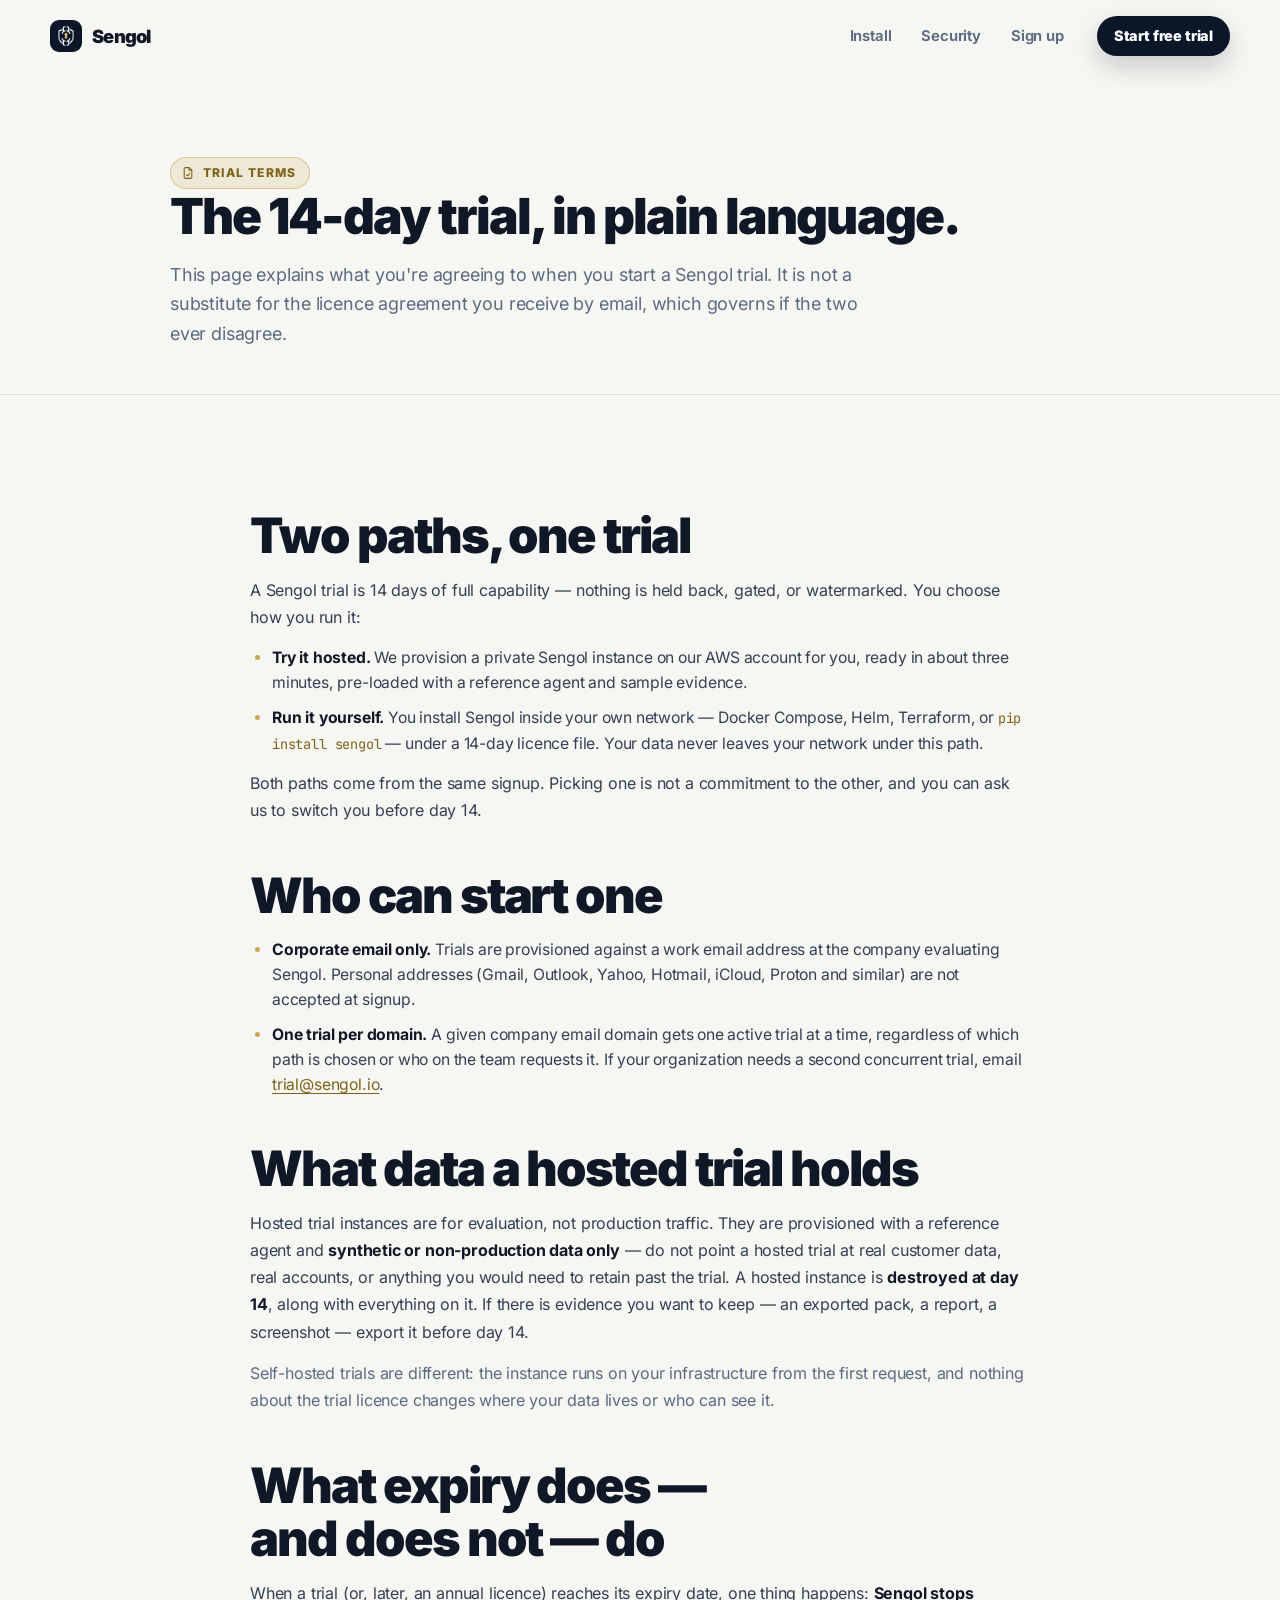
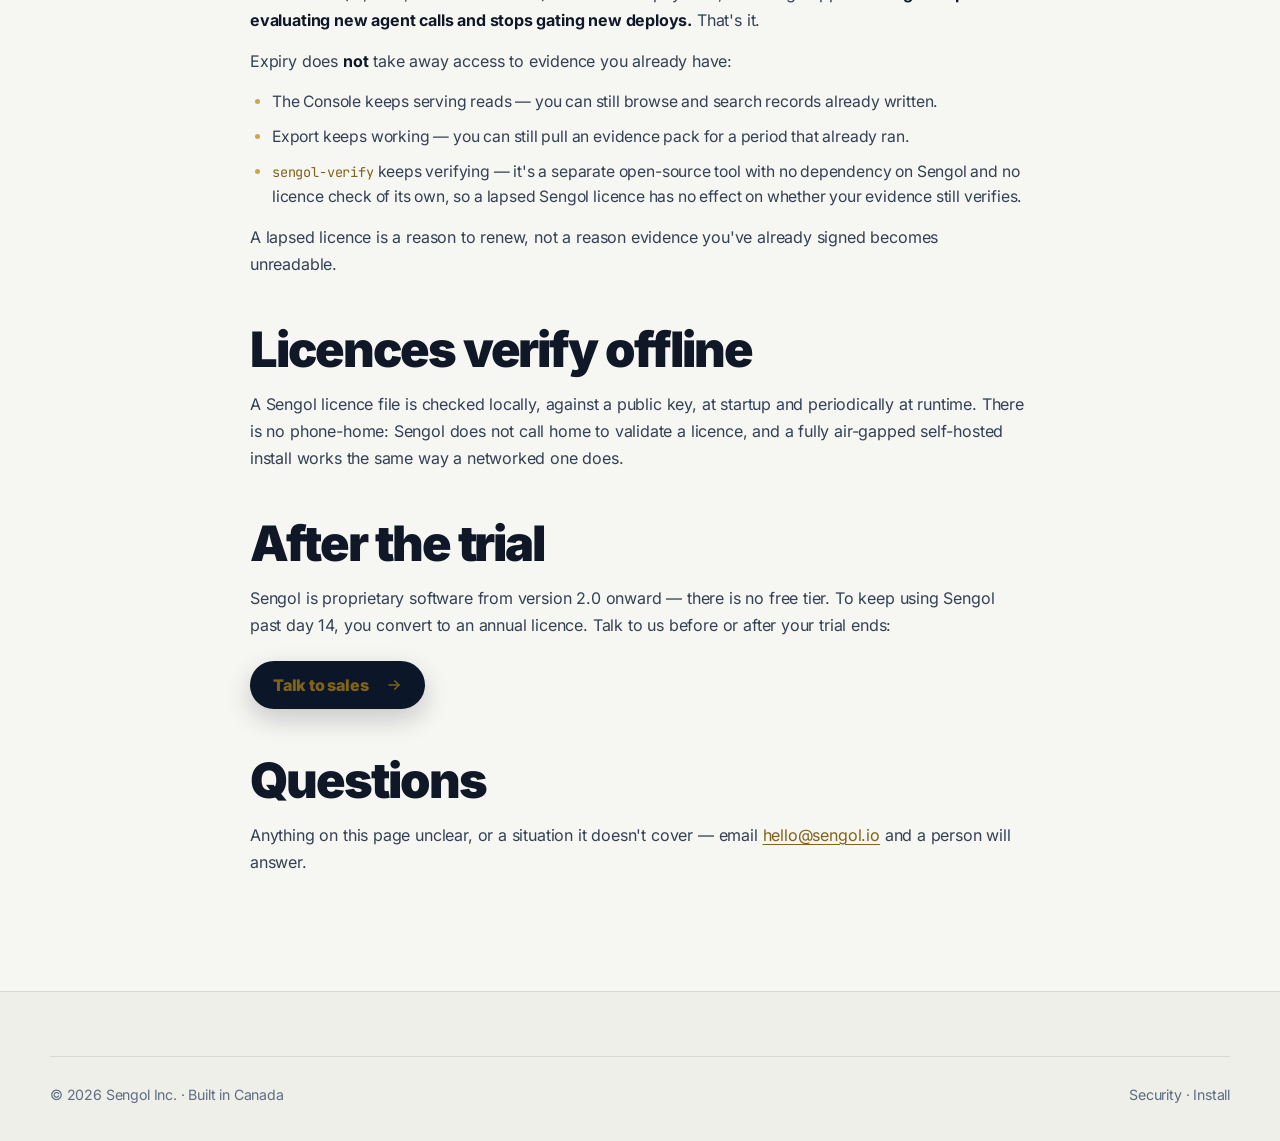
<file: trial-terms.html>
<!DOCTYPE html>
<html lang="en">
<head>
  <meta charset="UTF-8" />
  <meta name="viewport" content="width=device-width, initial-scale=1.0" />
  <meta name="description" content="Plain-language terms for the Sengol 14-day trial: what the two paths mean, what happens to your data, and what expiry does and does not affect." />
  <meta name="theme-color" content="#F6F6F2" />
  <title>Trial terms | Sengol</title>
  <link rel="canonical" href="https://sengol.io/trial-terms.html" />
  <meta name="robots" content="index, follow" />

  <link rel="icon" href="/favicon.ico" sizes="16x16 32x32 48x48" />
  <link rel="icon" href="/favicon-32.png" type="image/png" sizes="32x32" />
  <link rel="icon" href="/favicon-16.png" type="image/png" sizes="16x16" />
  <link rel="apple-touch-icon" href="/apple-touch-icon.png" />
  <link rel="manifest" href="/site.webmanifest" />
  <link rel="stylesheet" href="/style.css" />
</head>
<body>
  <a class="skip-link" href="#main">Skip to content</a>

  <svg width="0" height="0" aria-hidden="true" focusable="false" style="position:absolute">
    <defs>
      <symbol id="i-menu" viewBox="0 0 24 24" fill="none" stroke="currentColor" stroke-width="2" stroke-linecap="round">
        <path d="M3.5 7h17M3.5 12h17M3.5 17h17" />
      </symbol>
      <symbol id="i-file" viewBox="0 0 24 24" fill="none" stroke="currentColor" stroke-width="1.8" stroke-linecap="round" stroke-linejoin="round">
        <path d="M14 2.8H7.4A1.9 1.9 0 0 0 5.5 4.7v14.6a1.9 1.9 0 0 0 1.9 1.9h9.2a1.9 1.9 0 0 0 1.9-1.9V7.2z" />
        <path d="M14 2.8V7.2h4.5" /><path d="m9.3 15.2 1.8 1.8 3.6-3.9" />
      </symbol>
      <symbol id="i-arrow" viewBox="0 0 24 24" fill="none" stroke="currentColor" stroke-width="2.1" stroke-linecap="round" stroke-linejoin="round">
        <path d="M4.5 12h15" /><path d="m13 5.5 6.5 6.5-6.5 6.5" />
      </symbol>
    </defs>
  </svg>

  <div class="ambient" aria-hidden="true">
    <div class="ambient__grid"></div>
    <div class="ambient__glow ambient__glow--a"></div>
    <div class="ambient__glow ambient__glow--b"></div>
    <div class="ambient__glow ambient__glow--c"></div>
  </div>

  <div class="shell">
    <header class="nav" id="nav">
      <div class="container">
        <div class="nav__inner">
          <a class="brand" href="/index.html" aria-label="Sengol home">
            <img class="brand__mark" src="/brand-mark.png" alt="" width="30" height="30" decoding="async" />
            Sengol
          </a>
          <nav class="nav__links" aria-label="Primary">
            <a href="/install.html">Install</a>
            <a href="/security.html">Security</a>
            <a href="/signup.html">Sign up</a>
          </nav>
          <div class="nav__cta">
            <a class="btn btn--primary btn--sm" href="/signup.html">Start free trial</a>
          </div>
          <button class="nav__toggle" id="navToggle" aria-expanded="false" aria-controls="drawer" aria-label="Open menu">
            <svg aria-hidden="true"><use href="#i-menu" /></svg>
          </button>
        </div>
        <div class="drawer" id="drawer">
          <a href="/install.html">Install</a>
          <a href="/security.html">Security</a>
          <a href="/signup.html">Sign up</a>
          <a class="btn btn--primary" href="/signup.html">Start free trial</a>
        </div>
      </div>
    </header>

    <main id="main">
      <section class="section page-hero">
        <div class="container container--narrow">
          <span class="eyebrow"><svg aria-hidden="true"><use href="#i-file" /></svg> Trial terms</span>
          <h1>The 14-day trial, in plain language.</h1>
          <p class="lede">This page explains what you're agreeing to when you start a Sengol trial. It is not a substitute for the licence agreement you receive by email, which governs if the two ever disagree.</p>
        </div>
      </section>

      <section class="section section--rule">
        <div class="container container--narrow prose">

          <h2>Two paths, one trial</h2>
          <p>A Sengol trial is 14 days of full capability — nothing is held back, gated, or watermarked. You choose how you run it:</p>
          <ul>
            <li><strong>Try it hosted.</strong> We provision a private Sengol instance on our AWS account for you, ready in about three minutes, pre-loaded with a reference agent and sample evidence.</li>
            <li><strong>Run it yourself.</strong> You install Sengol inside your own network — Docker Compose, Helm, Terraform, or <code style="font-family:var(--mono);font-size:0.85rem;color:var(--gold-text)">pip install sengol</code> — under a 14-day licence file. Your data never leaves your network under this path.</li>
          </ul>
          <p>Both paths come from the same signup. Picking one is not a commitment to the other, and you can ask us to switch you before day 14.</p>

          <h2>Who can start one</h2>
          <ul>
            <li><strong>Corporate email only.</strong> Trials are provisioned against a work email address at the company evaluating Sengol. Personal addresses (Gmail, Outlook, Yahoo, Hotmail, iCloud, Proton and similar) are not accepted at signup.</li>
            <li><strong>One trial per domain.</strong> A given company email domain gets one active trial at a time, regardless of which path is chosen or who on the team requests it. If your organization needs a second concurrent trial, email <a href="mailto:trial@sengol.io">trial@sengol.io</a>.</li>
          </ul>

          <h2>What data a hosted trial holds</h2>
          <p>Hosted trial instances are for evaluation, not production traffic. They are provisioned with a reference agent and <strong>synthetic or non-production data only</strong> — do not point a hosted trial at real customer data, real accounts, or anything you would need to retain past the trial. A hosted instance is <strong>destroyed at day 14</strong>, along with everything on it. If there is evidence you want to keep — an exported pack, a report, a screenshot — export it before day 14.</p>
          <p class="muted">Self-hosted trials are different: the instance runs on your infrastructure from the first request, and nothing about the trial licence changes where your data lives or who can see it.</p>

          <h2>What expiry does — and does not — do</h2>
          <p>When a trial (or, later, an annual licence) reaches its expiry date, one thing happens: <strong>Sengol stops evaluating new agent calls and stops gating new deploys.</strong> That's it.</p>
          <p>Expiry does <strong>not</strong> take away access to evidence you already have:</p>
          <ul>
            <li>The Console keeps serving reads — you can still browse and search records already written.</li>
            <li>Export keeps working — you can still pull an evidence pack for a period that already ran.</li>
            <li><code style="font-family:var(--mono);font-size:0.85rem;color:var(--gold-text)">sengol-verify</code> keeps verifying — it's a separate open-source tool with no dependency on Sengol and no licence check of its own, so a lapsed Sengol licence has no effect on whether your evidence still verifies.</li>
          </ul>
          <p>A lapsed licence is a reason to renew, not a reason evidence you've already signed becomes unreadable.</p>

          <h2>Licences verify offline</h2>
          <p>A Sengol licence file is checked locally, against a public key, at startup and periodically at runtime. There is no phone-home: Sengol does not call home to validate a licence, and a fully air-gapped self-hosted install works the same way a networked one does.</p>

          <h2>After the trial</h2>
          <p>Sengol is proprietary software from version 2.0 onward — there is no free tier. To keep using Sengol past day 14, you convert to an annual licence. Talk to us before or after your trial ends:</p>
          <p><a class="btn btn--primary" href="mailto:hello@sengol.io" style="text-decoration:none;display:inline-flex;margin-top:8px">Talk to sales<svg aria-hidden="true" style="width:16px;height:16px;margin-left:8px"><use href="#i-arrow" /></svg></a></p>

          <h2>Questions</h2>
          <p>Anything on this page unclear, or a situation it doesn't cover — email <a href="mailto:hello@sengol.io">hello@sengol.io</a> and a person will answer.</p>
        </div>
      </section>
    </main>

    <footer class="footer">
      <div class="container">
        <div class="footer__bar">
          <span>© 2026 Sengol Inc. · Built in Canada</span>
          <span><a href="/security.html" style="color:var(--muted)">Security</a> · <a href="/install.html" style="color:var(--muted)">Install</a></span>
        </div>
      </div>
    </footer>
  </div>

  <script>
    (function () {
      "use strict";
      var toggle = document.getElementById("navToggle");
      var drawer = document.getElementById("drawer");
      toggle.addEventListener("click", function () {
        var open = drawer.classList.toggle("is-open");
        toggle.setAttribute("aria-expanded", String(open));
      });
    })();
  </script>
</body>
</html>
</file>
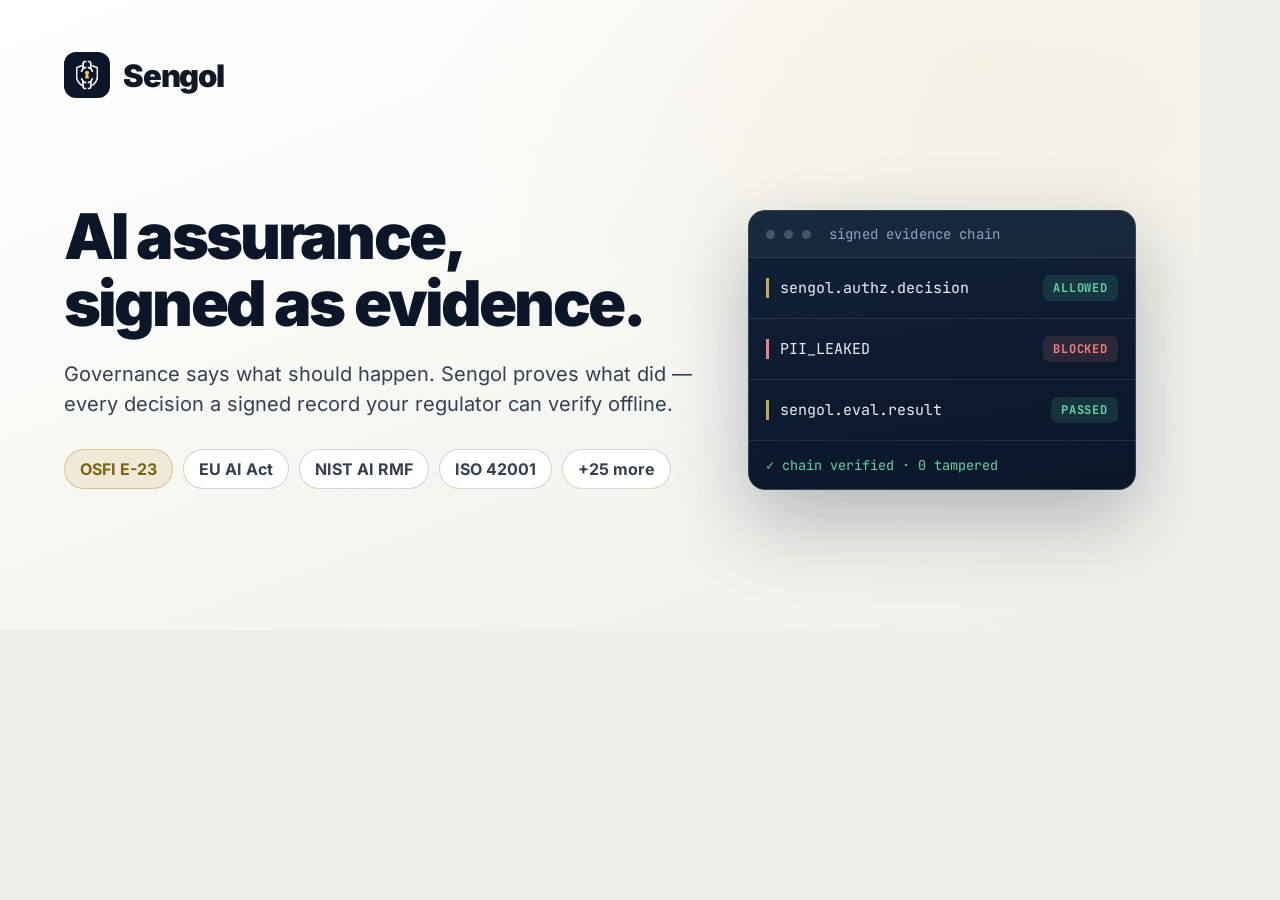
<file: brand/og-card.html>
<!doctype html><meta charset="utf-8">
<!-- Build source for /og-image.png. Not a page — see brand/README.md. -->
<meta name="robots" content="noindex, nofollow">
<title>Sengol OG card (build source)</title>
<style>
  @font-face{font-family:'Inter';src:url('../fonts/inter-latin.3100e775.woff2') format('woff2');font-weight:100 900;font-display:block}
  @font-face{font-family:'JetBrains Mono';src:url('../fonts/jetbrains-mono-latin.83c005d4.woff2') format('woff2');font-weight:100 800;font-display:block}
  :root{
    /* same palette as style.css: paper page, navy primary, gold accent,
       and a navy panel that keeps the dark-panel tokens */
    --bg:#F6F6F2; --surface:#FFFFFF; --surface-2:#EEEFE9;
    --navy:#0B1628; --navy-2:#13233B;
    --gold:#C9A84C; --gold-bright:#E7CC7E; --gold-text:#7F6318; --gold-dim:rgba(201,168,76,.16);
    --text:#101828; --text-soft:#344054; --muted:#5B6B82;
    --line:rgba(16,24,40,.10); --line-strong:rgba(16,24,40,.18); --line-gold:rgba(201,168,76,.55);
    --panel:#0B1628; --panel-2:#0F2138; --panel-text:#E9EEF6; --panel-muted:#8FA0BC;
    --panel-line:rgba(233,238,246,.10); --panel-line-strong:rgba(233,238,246,.18);
    --ok-dark:#5FD3A6; --crit-dark:#F2807E;
  }
  *{box-sizing:border-box;margin:0}
  /* The gradient lives on .wrap, which has an explicit 1200x630 box, rather
     than on body: a body background propagates to the root canvas and is
     sized to the html element, which left an unpainted band at the bottom. */
  html,body{width:1200px;height:630px;overflow:hidden;background:var(--surface-2)}
  body{position:relative;font-family:'Inter',system-ui,sans-serif;color:var(--text)}
  .wrap{position:relative;width:1200px;height:630px;padding:52px 64px;display:flex;flex-direction:column;
    background:
      radial-gradient(900px 560px at 82% 10%, rgba(201,168,76,.10), transparent 62%),
      linear-gradient(160deg, #FFFFFF 0%, var(--bg) 55%, var(--surface-2) 100%);
  }
  .brand{display:flex;align-items:center;gap:13px;font-size:31px;font-weight:900;letter-spacing:-.04em;color:var(--text)}
  /* brand-mark.png is the white symbol; it sits in a navy tile on the light card, as in the site nav */
  .brand img{width:46px;height:46px;display:block;padding:7px;border-radius:12px;background:var(--navy)}
  .body{display:flex;gap:40px;flex:1;align-items:center;margin-top:16px}
  .left{flex:1;min-width:0}
  h1{font-size:63px;line-height:1.06;font-weight:900;letter-spacing:-.045em;color:var(--navy)}
  h1 .g{display:block}
  p{margin-top:22px;font-size:20px;line-height:1.5;color:var(--text-soft);max-width:672px}
  .chips{display:flex;flex-wrap:nowrap;gap:10px;margin-top:30px}
  .chip{border:1px solid var(--line-strong);border-radius:999px;padding:9px 15px;font-size:16px;font-weight:700;color:var(--text-soft);background:var(--surface);white-space:nowrap}
  .chip.on{border-color:var(--line-gold);background:var(--gold-dim);color:var(--gold-text)}
  .panel{width:388px;flex:none;border:1px solid var(--panel-line-strong);border-radius:17px;
         background:linear-gradient(170deg, var(--panel-2), var(--panel));color:var(--panel-text);
         box-shadow:0 30px 80px rgba(16,24,40,.28);overflow:hidden;margin-top:8px}
  .panel__bar{display:flex;align-items:center;gap:9px;padding:14px 17px;border-bottom:1px solid var(--panel-line);background:rgba(255,255,255,.04)}
  .dot{width:9px;height:9px;border-radius:50%;background:rgba(233,238,246,.22)}
  .panel__title{margin-left:9px;font-family:'JetBrains Mono',monospace;font-size:14px;color:var(--panel-muted);letter-spacing:.01em}
  .r{display:flex;align-items:center;justify-content:space-between;gap:12px;padding:17px 17px;border-bottom:1px solid var(--panel-line)}
  .r span:first-child{font-family:'JetBrains Mono',monospace;font-size:15px;color:var(--panel-text);
       border-left:3px solid var(--gold);padding-left:11px;white-space:nowrap}
  .tag{font-family:'JetBrains Mono',monospace;font-size:12px;font-weight:700;letter-spacing:.07em;
       padding:5px 10px;border-radius:7px}
  .tag.ok{color:var(--ok-dark);background:rgba(95,211,166,.13)}
  .tag.no{color:var(--crit-dark);background:rgba(242,128,126,.13)}
  .r.crit span:first-child{border-left-color:var(--crit-dark)}
  .foot{padding:15px 17px;font-family:'JetBrains Mono',monospace;font-size:13.5px;color:var(--ok-dark)}
</style>
<div class="wrap">
  <div class="brand"><img src="../brand-mark.png" alt="">Sengol</div>
  <div class="body">
    <div class="left">
      <h1>AI assurance,<span class="g">signed as evidence.</span></h1>
      <p>Governance says what should happen. Sengol proves what did — every decision a signed record your regulator can verify offline.</p>
      <div class="chips">
        <span class="chip on">OSFI E-23</span>
        <span class="chip">EU AI Act</span>
        <span class="chip">NIST AI RMF</span>
        <span class="chip">ISO 42001</span>
        <span class="chip">+25 more</span>
      </div>
    </div>
    <div class="panel">
      <div class="panel__bar"><i class="dot"></i><i class="dot"></i><i class="dot"></i><span class="panel__title">signed evidence chain</span></div>
      <div class="r"><span>sengol.authz.decision</span><span class="tag ok">ALLOWED</span></div>
      <div class="r crit"><span>PII_LEAKED</span><span class="tag no">BLOCKED</span></div>
      <div class="r"><span>sengol.eval.result</span><span class="tag ok">PASSED</span></div>
      <div class="foot">&#10003; chain verified &middot; 0 tampered</div>
    </div>
  </div>
</div>
</file>
<file: style.css>
/* self-hosted variable fonts — no third-party request */
    @font-face {
      font-family: 'Inter';
      font-style: normal;
      font-weight: 400 900;
      font-display: swap;
      src: url('/fonts/inter-latin-ext.34b9c504.woff2') format('woff2');
      unicode-range: U+0100-02BA, U+02BD-02C5, U+02C7-02CC, U+02CE-02D7, U+02DD-02FF, U+0304, U+0308, U+0329, U+1D00-1DBF, U+1E00-1E9F, U+1EF2-1EFF, U+2020, U+20A0-20AB, U+20AD-20C0, U+2113, U+2C60-2C7F, U+A720-A7FF;
    }
    @font-face {
      font-family: 'Inter';
      font-style: normal;
      font-weight: 400 900;
      font-display: swap;
      src: url('/fonts/inter-latin.3100e775.woff2') format('woff2');
      unicode-range: U+0000-00FF, U+0131, U+0152-0153, U+02BB-02BC, U+02C6, U+02DA, U+02DC, U+0304, U+0308, U+0329, U+2000-206F, U+20AC, U+2122, U+2191, U+2193, U+2212, U+2215, U+FEFF, U+FFFD;
    }
    @font-face {
      font-family: 'JetBrains Mono';
      font-style: normal;
      font-weight: 400 600;
      font-display: swap;
      src: url('/fonts/jetbrains-mono-latin-ext.db5ff4db.woff2') format('woff2');
      unicode-range: U+0100-02BA, U+02BD-02C5, U+02C7-02CC, U+02CE-02D7, U+02DD-02FF, U+0304, U+0308, U+0329, U+1D00-1DBF, U+1E00-1E9F, U+1EF2-1EFF, U+2020, U+20A0-20AB, U+20AD-20C0, U+2113, U+2C60-2C7F, U+A720-A7FF;
    }
    @font-face {
      font-family: 'JetBrains Mono';
      font-style: normal;
      font-weight: 400 600;
      font-display: swap;
      src: url('/fonts/jetbrains-mono-latin.83c005d4.woff2') format('woff2');
      unicode-range: U+0000-00FF, U+0131, U+0152-0153, U+02BB-02BC, U+02C6, U+02DA, U+02DC, U+0304, U+0308, U+0329, U+2000-206F, U+20AC, U+2122, U+2191, U+2193, U+2212, U+2215, U+FEFF, U+FFFD;
    }

    /* ============================================================
       1. TOKENS
       ============================================================ */
    :root {
      /* surfaces: warm off-white paper, white cards, a slightly deeper
         tint for alternating sections */
      --bg:          #F6F6F2;
      --surface:     #FFFFFF;
      --surface-2:   #EEEFE9;
      --surface-3:   #E4E6DF;

      /* brand: navy carries buttons, headings and the dark panels; gold is
         the accent. --gold-text is gold darkened until it passes AA on
         white; use it for any gold *text* on a light surface. */
      --navy:        #0B1628;
      --navy-2:      #13233B;
      --gold:        #C9A84C;
      --gold-bright: #E7CC7E;
      --gold-text:   #7F6318;
      --gold-dim:    rgba(201, 168, 76, 0.16);

      /* semantic signal, tuned for light surfaces */
      --ok:          #1B7F52;
      --crit:        #B42318;
      --info:        #0E6E80;

      /* type */
      --text:        #101828;
      --text-soft:   #344054;
      --muted:       #5B6B82;
      --faint:       #5E6D83;   /* 5.2:1 on white, 4.5:1 on --surface-2; still used for small text */

      /* lines + fills */
      --line:        rgba(16, 24, 40, 0.10);
      --line-strong: rgba(16, 24, 40, 0.18);
      --line-gold:   rgba(201, 168, 76, 0.55);
      --fill:        rgba(16, 24, 40, 0.03);
      --fill-2:      rgba(16, 24, 40, 0.055);

      /* depth */
      --shadow:      0 10px 30px rgba(16, 24, 40, 0.07);
      --shadow-lg:   0 24px 64px rgba(16, 24, 40, 0.13);

      /* dark panels: the evidence chain, code blocks and the closing CTA
         keep the navy look. They use these tokens so the light page
         tokens above never leak into them. */
      --panel:       #0B1628;
      --panel-2:     #0F2138;
      --panel-text:  #E9EEF6;
      --panel-soft:  #C3CFE0;
      --panel-muted: #8FA0BC;
      --panel-faint: #62738F;
      --panel-line:  rgba(233, 238, 246, 0.10);
      --panel-line-strong: rgba(233, 238, 246, 0.18);
      --panel-fill:  rgba(255, 255, 255, 0.04);
      --ok-dark:     #5FD3A6;
      --crit-dark:   #F2807E;
      --info-dark:   #6FC8D8;

      /* geometry */
      --r-sm: 10px;
      --r:    14px;
      --r-lg: 20px;
      --r-xl: 26px;

      --mono: "JetBrains Mono", ui-monospace, SFMono-Regular, Menlo, Consolas, monospace;

      --nav-h: 72px;
    }

    /* ============================================================
       2. BASE
       ============================================================ */
    *, *::before, *::after { box-sizing: border-box; }

    html {
      scroll-behavior: smooth;
      scroll-padding-top: calc(var(--nav-h) + 20px);
      -webkit-text-size-adjust: 100%;
      overflow-x: hidden;
    }

    body {
      margin: 0;
      background: var(--bg);
      color: var(--text);
      font-family: "Inter", system-ui, -apple-system, BlinkMacSystemFont, "Segoe UI", sans-serif;
      font-size: 16px;
      line-height: 1.65;
      letter-spacing: -0.011em;
      text-rendering: optimizeLegibility;
      -webkit-font-smoothing: antialiased;
      overflow-x: hidden;
    }

    a { color: inherit; text-decoration: none; }
    img, svg { display: block; max-width: 100%; }
    h1, h2, h3, h4, p, ul, ol, figure { margin: 0; }
    ul { padding: 0; list-style: none; }
    button, input { font: inherit; color: inherit; }

    /* navy ring on light surfaces; inside the dark panels it would vanish,
       so those switch to the bright gold ring */
    .evidence :focus-visible,
    .code :focus-visible,
    .cta-box :focus-visible,
    .cta-box .access-form input:focus-visible { outline-color: var(--gold-bright); }
    :focus-visible {
      outline: 2px solid var(--navy);
      outline-offset: 3px;
      border-radius: 4px;
    }

    ::selection { background: rgba(201, 168, 76, 0.35); color: var(--text); }
    /* inside the dark panels the gold highlight composites to a dark olive,
       so selected text stays white there */
    .evidence ::selection,
    .code ::selection,
    .verify-float ::selection,
    .cta-box ::selection { background: rgba(201, 168, 76, 0.45); color: #fff; }

    .sr-only {
      position: absolute; width: 1px; height: 1px;
      padding: 0; margin: -1px; overflow: hidden;
      clip: rect(0, 0, 0, 0); white-space: nowrap; border: 0;
    }

    .skip-link {
      position: absolute; top: 8px; left: 8px; z-index: 100;
      padding: 10px 16px; border-radius: 999px;
      background: var(--navy); color: #fff; font-weight: 800;
      transform: translateY(-200%);
      transition: transform 180ms ease;
    }
    .skip-link:focus { transform: translateY(0); }

    /* ============================================================
       3. AMBIENT BACKGROUND
       ============================================================ */
    /* The blurred glows and grid were part of the dark theme. On paper
       they read as stains, so the layer is kept in the markup (pages still
       reference it) but not drawn. */
    .ambient { display: none; }

    .ambient__glow {
      position: absolute;
      border-radius: 50%;
      filter: blur(120px);
      opacity: 0.55;
    }
    .ambient__glow--a {
      top: -18vh; left: 50%; transform: translateX(-50%);
      width: min(1100px, 130vw); height: 620px;
      background: radial-gradient(circle, rgba(201,168,76,0.13), rgba(201,168,76,0) 68%);
    }
    .ambient__glow--b {
      top: 52vh; left: -12vw;
      width: 640px; height: 640px;
      background: radial-gradient(circle, rgba(111,200,216,0.075), rgba(111,200,216,0) 70%);
    }
    .ambient__glow--c {
      top: 118vh; right: -14vw;
      width: 700px; height: 700px;
      background: radial-gradient(circle, rgba(201,168,76,0.075), rgba(201,168,76,0) 70%);
    }

    .ambient__grid {
      position: absolute; inset: 0;
      background-image:
        linear-gradient(rgba(233,238,246,0.032) 1px, transparent 1px),
        linear-gradient(90deg, rgba(233,238,246,0.032) 1px, transparent 1px);
      background-size: 64px 64px;
      -webkit-mask-image: radial-gradient(ellipse 90% 60% at 50% 0%, #000 0%, transparent 78%);
      mask-image: radial-gradient(ellipse 90% 60% at 50% 0%, #000 0%, transparent 78%);
    }

    /* ============================================================
       4. LAYOUT PRIMITIVES
       ============================================================ */
    .shell { position: relative; z-index: 1; }

    .container {
      width: min(1180px, calc(100% - 44px));
      margin-inline: auto;
    }
    .container--narrow { width: min(940px, calc(100% - 44px)); }

    .section { padding: clamp(72px, 9vw, 122px) 0; position: relative; }
    .section--tint { --section-bg: var(--surface-2); background: var(--surface-2); }
    .section--rule { border-top: 1px solid var(--line); }

    .eyebrow {
      display: inline-flex; align-items: center; gap: 8px;
      padding: 6px 13px 6px 10px;
      border: 1px solid var(--line-gold);
      border-radius: 999px;
      background: var(--gold-dim);
      color: var(--gold-text);
      font-size: 0.755rem; font-weight: 800;
      letter-spacing: 0.1em; text-transform: uppercase;
      line-height: 1.5;
    }
    .eyebrow svg { width: 14px; height: 14px; }

    .section-head {
      max-width: 780px;
      margin: 0 auto clamp(40px, 5vw, 62px);
      text-align: center;
    }
    .section-head--left { margin-inline: 0; text-align: left; }

    .section-head .eyebrow { margin-bottom: 20px; }

    h2 {
      font-size: clamp(1.95rem, 3.9vw, 3.05rem);
      line-height: 1.08;
      font-weight: 900;
      letter-spacing: -0.042em;
      text-wrap: balance;
    }

    h3 {
      font-size: 1.145rem;
      line-height: 1.35;
      font-weight: 800;
      letter-spacing: -0.026em;
    }

    .lede {
      margin-top: 16px;
      color: var(--muted);
      font-size: clamp(1rem, 1.5vw, 1.115rem);
      line-height: 1.65;
      text-wrap: pretty;
    }

    .gold { color: var(--gold-text); }

    /* buttons ------------------------------------------------- */
    .btn {
      display: inline-flex; align-items: center; justify-content: center; gap: 9px;
      min-height: 48px;
      padding: 0 22px;
      border: 1px solid var(--line-strong);
      border-radius: 999px;
      background: transparent;
      color: var(--text);
      font-weight: 750;
      letter-spacing: -0.012em;
      cursor: pointer;
      white-space: nowrap;
      transition: transform 180ms ease, background 180ms ease, border-color 180ms ease, color 180ms ease, box-shadow 180ms ease;
    }
    .btn svg { width: 17px; height: 17px; flex: 0 0 auto; }

    .btn:hover {
      transform: translateY(-2px);
      border-color: var(--navy);
      background: var(--fill);
      color: var(--text);
    }

    .btn--primary {
      border-color: transparent;
      background: var(--navy);
      color: #fff;
      font-weight: 850;
      box-shadow: 0 10px 26px rgba(11, 22, 40, 0.20);
    }
    .btn--primary:hover {
      background: var(--navy-2);
      color: #fff;
      box-shadow: 0 16px 36px rgba(11, 22, 40, 0.26);
    }

    .btn--ghost { border-color: var(--line); }
    .btn--sm { min-height: 40px; padding: 0 16px; font-size: 0.9rem; }

    /* chips ---------------------------------------------------- */
    .chip {
      display: inline-flex; align-items: center; gap: 6px;
      padding: 3px 9px;
      border: 1px solid var(--line);
      border-radius: 999px;
      background: var(--fill);
      color: var(--muted);
      font-size: 0.685rem; font-weight: 800;
      letter-spacing: 0.06em; text-transform: uppercase;
      line-height: 1.7;
      white-space: nowrap;
    }
    .chip--gold  { border-color: var(--line-gold); background: var(--gold-dim); color: var(--gold-text); }
    .chip--ok    { border-color: rgba(27,127,82,0.35); background: rgba(27,127,82,0.09); color: var(--ok); }
    .chip--crit  { border-color: rgba(180,35,24,0.32); background: rgba(180,35,24,0.07); color: var(--crit); }
    .chip--info  { border-color: rgba(14,110,128,0.32); background: rgba(14,110,128,0.08); color: var(--info); }
    /* the same chips inside a dark panel use the dark-panel signal colours */
    .evidence .chip,
    .code .chip,
    .cta-box .chip     { border-color: var(--panel-line-strong); background: var(--panel-fill); color: var(--panel-muted); }
    .evidence .chip--ok,   .code .chip--ok,   .cta-box .chip--ok   { border-color: rgba(95,211,166,0.32);  background: rgba(95,211,166,0.10);  color: var(--ok-dark); }
    .evidence .chip--crit, .code .chip--crit, .cta-box .chip--crit { border-color: rgba(242,128,126,0.34); background: rgba(242,128,126,0.10); color: var(--crit-dark); }
    .evidence .chip--info, .code .chip--info, .cta-box .chip--info { border-color: rgba(111,200,216,0.30); background: rgba(111,200,216,0.09); color: var(--info-dark); }
    .evidence .chip--gold, .code .chip--gold, .cta-box .chip--gold { border-color: rgba(201,168,76,0.40);  background: var(--gold-dim);        color: var(--gold-bright); }

    /* card ----------------------------------------------------- */
    .card {
      position: relative;
      padding: 26px;
      border: 1px solid var(--line);
      border-radius: var(--r-lg);
      background: var(--surface);
      box-shadow: var(--shadow);
      transition: transform 220ms ease, border-color 220ms ease, box-shadow 220ms ease;
      overflow: hidden;
    }
    .card::after {
      content: "";
      position: absolute; inset: 0;
      border-radius: inherit;
      background: radial-gradient(420px circle at var(--mx, 50%) var(--my, 0%), rgba(201,168,76,0.09), transparent 62%);
      opacity: 0;
      transition: opacity 260ms ease;
      pointer-events: none;
    }
    .card:hover { transform: translateY(-4px); border-color: var(--line-gold); box-shadow: var(--shadow-lg); }
    .card:hover::after { opacity: 1; }

    .card__icon {
      display: grid; place-items: center;
      width: 42px; height: 42px;
      margin-bottom: 18px;
      border: 1px solid var(--line-gold);
      border-radius: 12px;
      background: var(--gold-dim);
      color: var(--gold-text);
    }
    .card__icon svg { width: 20px; height: 20px; }

    .card p { margin-top: 10px; color: var(--muted); font-size: 0.955rem; }

    /* ============================================================
       5. NAV
       ============================================================ */
    .nav {
      position: sticky; top: 0; z-index: 50;
      background: rgba(246, 246, 242, 0.78);
      border-bottom: 1px solid transparent;
      backdrop-filter: blur(20px) saturate(140%);
      -webkit-backdrop-filter: blur(20px) saturate(140%);
      transition: background 220ms ease, border-color 220ms ease;
    }
    .nav.is-stuck {
      background: rgba(246, 246, 242, 0.94);
      border-bottom-color: var(--line);
    }

    .nav__inner {
      display: flex; align-items: center; gap: 20px;
      min-height: var(--nav-h);
    }

    .brand {
      display: inline-flex; align-items: center; gap: 10px;
      font-size: 1.14rem; font-weight: 900; letter-spacing: -0.04em;
      color: var(--text);
    }
    /* brand-mark.png is the white symbol from the logo package, cut for dark
       backgrounds. On the light nav it sits in a navy tile so it stays the
       supplied artwork rather than a recoloured copy. */
    .brand__mark {
      display: block;
      box-sizing: border-box;
      width: 32px; height: 32px;
      padding: 5px;
      border-radius: 9px;
      background: var(--navy);
    }

    .nav__links {
      display: flex; align-items: center; gap: 4px;
      margin-left: auto;
    }
    .nav__links a {
      padding: 8px 13px;
      border-radius: 999px;
      color: var(--muted);
      font-size: 0.925rem; font-weight: 650;
      transition: color 160ms ease, background 160ms ease;
    }
    .nav__links a:hover { color: var(--text); background: var(--fill); }

    .nav__cta { display: flex; align-items: center; gap: 10px; }

    .nav__toggle {
      display: none;
      width: 42px; height: 42px;
      margin-left: auto;
      border: 1px solid var(--line);
      border-radius: 11px;
      background: var(--fill);
      cursor: pointer;
    }
    .nav__toggle svg { width: 19px; height: 19px; margin-inline: auto; color: var(--text); }

    .drawer {
      display: none;
      padding: 8px 0 22px;
      border-top: 1px solid var(--line);
    }
    .drawer.is-open { display: block; }
    .drawer a {
      display: block;
      padding: 13px 4px;
      border-bottom: 1px solid var(--line);
      color: var(--text-soft);
      font-weight: 700;
    }
    .drawer .btn { width: 100%; margin-top: 18px; }

    /* ============================================================
       6. HERO
       ============================================================ */
    .hero { padding: clamp(56px, 8vw, 96px) 0 clamp(64px, 8vw, 104px); }

    .hero__grid {
      display: grid;
      grid-template-columns: minmax(0, 1.05fr) minmax(0, 0.95fr);
      align-items: center;
      gap: clamp(38px, 5vw, 66px);
    }

    .hero h1 {
      margin: 20px 0 0;
      font-size: clamp(2.4rem, 4.5vw, 3.85rem);
      line-height: 1.05;
      font-weight: 900;
      letter-spacing: -0.045em;
      text-wrap: balance;
    }
    /* The headline no longer alternates gold and white; the whole line is
       ink and the eyebrow above it carries the brand colour. */
    .hero h1 .verb { color: var(--navy); }

    .hero__sub {
      max-width: 560px;
      margin-top: 22px;
      color: var(--text-soft);
      font-size: clamp(1.03rem, 1.55vw, 1.185rem);
      line-height: 1.62;
    }

    .hero__actions {
      display: flex; flex-wrap: wrap; align-items: center; gap: 12px;
      margin-top: 32px;
    }


    .hero__meta {
      display: flex; flex-wrap: wrap; gap: 8px;
      margin-top: 26px;
    }

    /* --- hero evidence visual --- */
    .evidence-wrap { position: relative; }

    .evidence {
      position: relative;
      border: 1px solid var(--panel-line-strong);
      border-radius: var(--r-xl);
      background: linear-gradient(170deg, var(--panel-2), var(--panel));
      color: var(--panel-text);
      box-shadow: var(--shadow-lg);
      overflow: hidden;
    }
    .evidence::before {
      content: "";
      position: absolute; inset: 0;
      background: linear-gradient(160deg, rgba(201,168,76,0.11), transparent 42%);
      pointer-events: none;
    }

    .evidence__bar {
      display: flex; align-items: center; gap: 10px;
      padding: 13px 18px;
      border-bottom: 1px solid var(--panel-line);
      background: var(--panel-fill);
    }
    .dots { display: flex; gap: 6px; }
    .dots i { width: 9px; height: 9px; border-radius: 50%; background: rgba(233,238,246,0.16); }
    .evidence__title {
      font-family: var(--mono);
      font-size: 0.78rem;
      color: var(--panel-faint);
      letter-spacing: 0.02em;
    }
    .live {
      display: inline-flex; align-items: center; gap: 6px;
      margin-left: auto;
      color: var(--ok-dark);
      font-size: 0.685rem; font-weight: 800;
      letter-spacing: 0.1em; text-transform: uppercase;
    }
    .live i {
      width: 7px; height: 7px; border-radius: 50%;
      background: var(--ok-dark);
      box-shadow: 0 0 0 0 rgba(95,211,166,0.55);
      animation: pulse 2.4s ease-out infinite;
    }
    @keyframes pulse {
      0%   { box-shadow: 0 0 0 0 rgba(95,211,166,0.5); }
      70%  { box-shadow: 0 0 0 9px rgba(95,211,166,0); }
      100% { box-shadow: 0 0 0 0 rgba(95,211,166,0); }
    }

    .chain { padding: 18px; display: grid; gap: 12px; }

    .rec {
      position: relative;
      padding: 14px 16px;
      border: 1px solid var(--panel-line);
      border-left: 3px solid var(--panel-line-strong);
      border-radius: var(--r);
      background: rgba(255,255,255,0.028);
      opacity: 0;
      animation: rec-in 600ms cubic-bezier(0.22, 1, 0.36, 1) forwards;
    }
    .rec:nth-child(1) { animation-delay: 160ms; }
    .rec:nth-child(2) { animation-delay: 320ms; }
    .rec:nth-child(3) { animation-delay: 480ms; }
    @keyframes rec-in {
      from { opacity: 0; transform: translateY(12px); }
      to   { opacity: 1; transform: none; }
    }

    .rec--ok   { border-left-color: var(--ok-dark); }
    .rec--crit { border-left-color: var(--crit-dark); background: rgba(242,128,126,0.055); }

    .rec__top {
      display: flex; align-items: center; gap: 10px;
      margin-bottom: 8px;
    }
    .rec__type {
      font-family: var(--mono);
      font-size: 0.775rem;
      font-weight: 600;
      color: var(--panel-text);
    }
    .rec__seq {
      margin-left: auto;
      font-family: var(--mono);
      font-size: 0.72rem;
      color: var(--panel-faint);
    }
    .rec__body {
      display: grid; gap: 3px;
      font-family: var(--mono);
      font-size: 0.735rem;
      line-height: 1.7;
      color: var(--panel-muted);
    }
    .rec__body b { color: var(--panel-soft); font-weight: 500; }
    .rec__hash {
      display: flex; align-items: center; gap: 7px;
      margin-top: 9px;
      padding-top: 9px;
      border-top: 1px dashed rgba(233,238,246,0.10);
      font-family: var(--mono);
      font-size: 0.685rem;
      color: var(--panel-faint);
    }
    .rec__hash svg { width: 12px; height: 12px; color: var(--gold); flex: 0 0 auto; }

    .evidence__foot {
      display: flex; flex-wrap: wrap; gap: 8px 18px;
      padding: 14px 18px;
      border-top: 1px solid var(--panel-line);
      background: var(--panel-fill);
      font-size: 0.755rem; font-weight: 700;
      color: var(--panel-muted);
    }
    .evidence__foot span { display: inline-flex; align-items: center; gap: 6px; }
    .evidence__foot svg { width: 13px; height: 13px; color: var(--ok-dark); }

    /* sits just below the chain, offset right — never covers the foot row */
    .verify-float {
      width: fit-content;
      max-width: 100%;
      margin: 14px 0 0 auto;
      padding: 14px 16px;
      border: 1px solid var(--line-gold);
      border-left-width: 3px;
      border-radius: var(--r);
      background: var(--panel);
      box-shadow: var(--shadow-lg);
    }
    .verify-float code {
      display: block;
      font-family: var(--mono);
      font-size: 0.735rem;
      color: var(--gold-bright);
      margin-bottom: 6px;
    }
    .verify-float p {
      font-family: var(--mono);
      font-size: 0.735rem;
      color: var(--ok-dark);
      margin: 0;
    }

    /* ============================================================
       7. STATS BAND
       ============================================================ */
    .stats {
      display: grid;
      grid-template-columns: repeat(4, 1fr);
      gap: 1px;
      border: 1px solid var(--line);
      border-radius: var(--r-lg);
      background: var(--line);
      overflow: hidden;
    }
    .stat {
      padding: 26px 22px;
      background: var(--surface);
      text-align: center;
    }
    .stat b {
      display: block;
      font-size: clamp(1.75rem, 3vw, 2.35rem);
      font-weight: 900;
      letter-spacing: -0.05em;
      line-height: 1.1;
      color: var(--navy);
    }
    .stat span {
      display: block;
      margin-top: 5px;
      color: var(--muted);
      font-size: 0.86rem;
      font-weight: 600;
    }

    /* ============================================================
       8. TENSION
       ============================================================ */
    .tension {
      display: grid;
      grid-template-columns: repeat(3, 1fr);
      gap: 16px;
    }
    .tension__item {
      display: grid; gap: 8px;
      padding: 26px;
      border: 1px solid var(--line);
      border-radius: var(--r-lg);
      background: var(--surface);
    }
    .tension__item b {
      font-size: 1.06rem; font-weight: 850; letter-spacing: -0.03em;
    }
    .tension__item span { color: var(--muted); font-size: 0.93rem; }
    .tension__promise {
      margin-top: 30px;
      color: var(--navy);
      font-size: clamp(1.12rem, 2.1vw, 1.5rem);
      font-weight: 850;
      letter-spacing: -0.035em;
      text-align: center;
      text-wrap: balance;
    }

    /* ============================================================
       9. STEPS
       ============================================================ */
    .steps {
      position: relative;
      display: grid;
      grid-template-columns: repeat(4, 1fr);
      gap: 18px;
    }
    .steps::before {
      content: "";
      position: absolute;
      top: 42px; left: 6%; right: 6%;
      border-top: 1px dashed var(--line-gold);
      z-index: 0;
    }
    .step { position: relative; z-index: 1; }
    .step__num {
      display: grid; place-items: center;
      width: 46px; height: 46px;
      margin-bottom: 20px;
      border: 1px solid var(--line-gold);
      border-radius: 14px;
      background: var(--gold-dim);
      color: var(--gold-text);
      font-weight: 900;
      font-size: 0.95rem;
      box-shadow: 0 0 0 7px var(--section-bg, var(--bg));
    }
    .step h3 { margin-bottom: 9px; }
    .step p { color: var(--muted); font-size: 0.945rem; }
    .step code {
      display: inline-block;
      margin-top: 12px;
      padding: 4px 9px;
      border: 1px solid var(--line);
      border-radius: 7px;
      border-color: transparent;
      background: var(--panel);
      font-family: var(--mono);
      font-size: 0.76rem;
      color: var(--gold-bright);
    }

    /* ============================================================
       10. CAPABILITY TABS
       ============================================================ */
    .tabs {
      display: flex; flex-wrap: wrap; justify-content: center; gap: 8px;
      margin-bottom: 34px;
    }
    .tab {
      display: inline-flex; align-items: center; gap: 8px;
      padding: 10px 17px;
      border: 1px solid var(--line);
      border-radius: 999px;
      background: var(--fill);
      color: var(--muted);
      font-size: 0.9rem; font-weight: 700;
      cursor: pointer;
      transition: all 180ms ease;
    }
    .tab svg { width: 15px; height: 15px; }
    .tab:hover { color: var(--text); border-color: var(--line-strong); }
    .tab[aria-selected="true"] {
      border-color: var(--line-gold);
      background: var(--gold-dim);
      color: var(--gold-text);
    }

    .panel { display: none; }
    .panel.is-active { display: block; animation: fade-in 340ms ease; }
    @keyframes fade-in { from { opacity: 0; transform: translateY(8px); } to { opacity: 1; transform: none; } }

    .panel__grid {
      display: grid;
      grid-template-columns: minmax(0, 1fr) minmax(0, 1.08fr);
      align-items: start;
      gap: clamp(28px, 4vw, 54px);
      padding: clamp(26px, 3.4vw, 42px);
      border: 1px solid var(--line);
      border-radius: var(--r-xl);
      background: var(--surface);
      box-shadow: var(--shadow);
    }

    .panel h3 {
      font-size: clamp(1.35rem, 2.4vw, 1.85rem);
      letter-spacing: -0.036em;
      line-height: 1.18;
    }
    .panel > .panel__grid > div > p { margin-top: 14px; color: var(--muted); font-size: 1rem; }

    .feature-list { display: grid; gap: 13px; margin-top: 24px; }
    .feature-list li {
      display: grid;
      grid-template-columns: 20px minmax(0, 1fr);
      gap: 12px;
      align-items: start;
      font-size: 0.95rem;
      color: var(--text-soft);
    }
    .feature-list svg { width: 20px; height: 20px; color: var(--gold-text); margin-top: 2px; }
    .feature-list b { font-weight: 750; color: var(--text); }
    .feature-list span { color: var(--muted); }

    .panel__more {
      display: inline-flex; align-items: center; gap: 8px;
      margin-top: 24px;
      color: var(--gold-text);
      font-size: 0.935rem; font-weight: 750;
      transition: gap 180ms ease, color 180ms ease;
    }
    .panel__more svg { width: 16px; height: 16px; }
    .panel__more:hover { gap: 12px; color: var(--navy); }

    /* code block ------------------------------------------------ */
    .code {
      border: 1px solid var(--panel-line-strong);
      border-radius: var(--r-lg);
      background: var(--panel);
      color: var(--panel-text);
      overflow: hidden;
    }
    .code__bar {
      display: flex; align-items: center; gap: 10px;
      padding: 11px 16px;
      border-bottom: 1px solid var(--panel-line);
      background: var(--panel-fill);
      font-family: var(--mono);
      font-size: 0.755rem;
      color: var(--panel-faint);
    }
    .code pre {
      margin: 0;
      padding: 18px 20px;
      overflow-x: auto;
      font-family: var(--mono);
      font-size: 0.815rem;
      line-height: 1.78;
      color: var(--panel-soft);
      tab-size: 2;
    }
    .code .c  { color: var(--panel-faint); font-style: italic; }  /* comment */
    .code .k  { color: #C99AE0; }                                  /* keyword */
    .code .s  { color: var(--gold-bright); }                       /* string  */
    .code .f  { color: var(--info-dark); }                         /* fn      */
    .code .n  { color: #E9A87C; }                                  /* number  */
    .code .ok { color: var(--ok-dark); }
    .code .no { color: var(--crit-dark); }

    /* ============================================================
       11. BENTO
       ============================================================ */
    .bento {
      display: grid;
      grid-template-columns: repeat(6, 1fr);
      gap: 18px;
    }
    .bento > .card { grid-column: span 2; }
    .bento > .card--wide { grid-column: span 3; }

    .card__head {
      display: flex; align-items: center; gap: 10px;
      margin-bottom: 4px;
      flex-wrap: wrap;
    }

    /* ============================================================
       12. FRAMEWORK MARQUEE
       ============================================================ */
    .marquee {
      position: relative;
      display: grid; gap: 14px;
      overflow: hidden;   /* rows are width:max-content — must be clipped */
      -webkit-mask-image: linear-gradient(90deg, transparent, #000 8%, #000 92%, transparent);
      mask-image: linear-gradient(90deg, transparent, #000 8%, #000 92%, transparent);
    }
    .marquee__row { display: flex; gap: 14px; width: max-content; }
    .marquee__row > div {
      display: flex;
      animation: slide 58s linear infinite;
      gap: 14px;
    }
    .marquee__row--rev > div { animation-direction: reverse; animation-duration: 72s; }
    .marquee:hover > div > div { animation-play-state: paused; }
    @keyframes slide { from { transform: translateX(0); } to { transform: translateX(-100%); } }

    .reg {
      display: inline-flex; align-items: center; gap: 10px;
      padding: 12px 18px;
      border: 1px solid var(--line);
      border-radius: 999px;
      background: var(--surface);
      white-space: nowrap;
      font-size: 0.9rem;
      font-weight: 700;
      color: var(--text-soft);
    }
    .reg em {
      font-style: normal;
      color: var(--faint);
      font-weight: 600;
      font-size: 0.82rem;
    }
    .reg i {
      width: 6px; height: 6px; border-radius: 50%;
      background: var(--gold);
      flex: 0 0 auto;
    }

    .marquee-note {
      margin-top: 28px;
      text-align: center;
      color: var(--muted);
      font-size: 0.96rem;
    }
    .marquee-note code {
      padding: 3px 8px;
      border: 1px solid var(--line);
      border-radius: 6px;
      border-color: transparent;
      background: var(--panel);
      font-family: var(--mono);
      font-size: 0.83rem;
      color: var(--gold-bright);
    }


    /* ============================================================
       14. SPLIT / SECURITY
       ============================================================ */
    .split {
      display: grid;
      grid-template-columns: minmax(0, 1fr) minmax(0, 1fr);
      align-items: center;
      gap: clamp(32px, 4.5vw, 64px);
    }
    .sec-list { display: grid; gap: 14px; }
    .sec-list li {
      display: grid;
      grid-template-columns: 38px minmax(0, 1fr);
      gap: 14px;
      align-items: start;
      padding: 16px 18px;
      border: 1px solid var(--line);
      border-radius: var(--r);
      background: var(--surface);
    }
    .sec-list .ic {
      display: grid; place-items: center;
      width: 38px; height: 38px;
      border-radius: 11px;
      background: var(--gold-dim);
      color: var(--gold-text);
    }
    .sec-list .ic svg { width: 18px; height: 18px; }
    .sec-list b { display: block; font-size: 0.985rem; font-weight: 800; letter-spacing: -0.02em; }
    .sec-list p { margin-top: 3px; color: var(--muted); font-size: 0.915rem; }
    /* emphasis inside the description stays inline; only the title is a block */
    .sec-list p b { display: inline; font-size: inherit; font-weight: 750; letter-spacing: 0; color: var(--text); }

    /* ============================================================
       15. PERSONAS
       ============================================================ */
    .personas { display: grid; grid-template-columns: repeat(3, 1fr); gap: 18px; }
    .persona { border-top: 3px solid var(--gold); }
    .persona .role {
      display: block;
      margin-bottom: 10px;
      color: var(--gold-text);
      font-size: 0.715rem; font-weight: 850;
      letter-spacing: 0.11em; text-transform: uppercase;
    }
    .persona ul { display: grid; gap: 9px; margin-top: 16px; }
    .persona ul li {
      display: grid; grid-template-columns: 16px 1fr; gap: 10px;
      align-items: start;
      color: var(--text-soft);
      font-size: 0.9rem;
    }
    .persona ul svg { width: 16px; height: 16px; color: var(--ok); margin-top: 3px; }


    /* ============================================================
       17. FAQ
       ============================================================ */
    .faq { display: grid; gap: 12px; }
    .faq details {
      border: 1px solid var(--line);
      border-radius: var(--r);
      background: var(--surface);
      transition: border-color 180ms ease;
    }
    .faq details[open] { border-color: var(--line-gold); background: var(--surface); }
    .faq summary {
      display: flex; align-items: center; gap: 14px;
      padding: 19px 22px;
      cursor: pointer;
      font-weight: 750;
      font-size: 1.005rem;
      letter-spacing: -0.022em;
      list-style: none;
    }
    .faq summary::-webkit-details-marker { display: none; }
    .faq summary .plus {
      margin-left: auto;
      width: 18px; height: 18px;
      color: var(--gold-text);
      transition: transform 220ms ease;
      flex: 0 0 auto;
    }
    .faq details[open] summary .plus { transform: rotate(45deg); }
    .faq p { padding: 0 22px 21px; color: var(--muted); font-size: 0.955rem; }

    /* ============================================================
       18. CTA + FOOTER
       ============================================================ */
    .cta-box {
      position: relative;
      padding: clamp(40px, 5.5vw, 72px) clamp(24px, 4vw, 56px);
      border: 1px solid var(--panel-line-strong);
      border-radius: var(--r-xl);
      background:
        radial-gradient(ellipse 80% 120% at 50% 0%, rgba(201,168,76,0.16), transparent 62%),
        linear-gradient(180deg, var(--panel-2), var(--panel));
      color: var(--panel-text);
      box-shadow: var(--shadow-lg);
      text-align: center;
      overflow: hidden;
    }
    .cta-box h2 { max-width: 720px; margin-inline: auto; color: #fff; }
    .cta-box .lede { color: var(--panel-muted); }
    .cta-box .eyebrow { color: var(--gold-bright); border-color: rgba(201,168,76,0.4); }
    .cta-box .chip { border-color: var(--panel-line); background: var(--panel-fill); color: var(--panel-muted); }
    .cta-box .btn { border-color: var(--panel-line-strong); color: var(--panel-text); }
    .cta-box .btn:hover { border-color: var(--gold); background: var(--panel-fill); color: #fff; }
    .cta-box .btn--primary {
      border-color: transparent;
      background: linear-gradient(180deg, var(--gold-bright), var(--gold));
      color: var(--navy);
      box-shadow: 0 14px 38px rgba(201, 168, 76, 0.24);
    }
    .cta-box .btn--primary:hover {
      background: linear-gradient(180deg, #F0DA9C, var(--gold-bright));
      color: var(--navy);
    }

    .access-form {
      display: flex;
      width: min(520px, 100%);
      margin: 30px auto 0;
      padding: 6px;
      border: 1px solid var(--panel-line-strong);
      border-radius: 999px;
      background: rgba(4, 9, 18, 0.6);
    }
    .access-form input {
      flex: 1; min-width: 0;
      border: 0; outline: 0;
      padding: 0 18px;
      background: transparent;
      color: var(--panel-text);
      font-size: 0.97rem;
    }
    .access-form input::placeholder { color: var(--panel-faint); }
    .access-form .btn { flex: 0 0 auto; }

    .form-status {
      min-height: 1.5em;
      margin-top: 14px;
      color: var(--ok-dark);
      font-size: 0.925rem;
      font-weight: 700;
    }

    .cta-meta {
      display: flex; flex-wrap: wrap; justify-content: center; gap: 8px;
      margin-top: 22px;
    }

    .footer {
      padding: 64px 0 34px;
      border-top: 1px solid var(--line);
      background: var(--surface-2);
    }
    .footer__grid {
      display: grid;
      grid-template-columns: 1.5fr repeat(3, 1fr);
      gap: 36px;
      padding-bottom: 40px;
    }
    .footer__blurb { margin-top: 14px; max-width: 300px; color: var(--muted); font-size: 0.925rem; }
    .footer h4 {
      margin: 0 0 14px;
      font-size: 0.715rem; font-weight: 850;
      letter-spacing: 0.11em; text-transform: uppercase;
      color: var(--faint);
    }
    .footer ul { display: grid; gap: 10px; }
    .footer ul a { color: var(--muted); font-size: 0.93rem; transition: color 160ms ease; }
    .footer ul a:hover { color: var(--navy); }
    .footer__bar {
      display: flex; flex-wrap: wrap; align-items: center; justify-content: space-between;
      gap: 14px;
      padding-top: 26px;
      border-top: 1px solid var(--line);
      color: var(--faint);
      font-size: 0.885rem;
    }

    /* ============================================================
       19. SCROLL REVEAL
       ============================================================ */
    .reveal {
      opacity: 0;
      transform: translateY(22px);
      transition: opacity 700ms cubic-bezier(0.22, 1, 0.36, 1), transform 700ms cubic-bezier(0.22, 1, 0.36, 1);
      will-change: opacity, transform;
    }
    .reveal.is-in { opacity: 1; transform: none; }

    /* ============================================================
       20. RESPONSIVE
       ============================================================ */
    @media (max-width: 1080px) {
      .hero__grid { grid-template-columns: 1fr; }
      .hero__sub { max-width: 640px; }
      .panel__grid { grid-template-columns: 1fr; }
      .bento > .card, .bento > .card--wide { grid-column: span 3; }
      .steps { grid-template-columns: repeat(2, 1fr); gap: 30px 18px; }
      .steps::before { display: none; }
      .footer__grid { grid-template-columns: 1fr 1fr; }
    }

    @media (max-width: 900px) {
      .nav__links { display: none; }
      .nav__cta .btn { display: none; }
      .nav__toggle { display: grid; }
      .split { grid-template-columns: 1fr; }
      .personas, .tension { grid-template-columns: 1fr; }
      .stats { grid-template-columns: repeat(2, 1fr); }
    }

    @media (max-width: 640px) {
      :root { --nav-h: 64px; }
      .container, .container--narrow { width: calc(100% - 32px); }
      .hero h1 { font-size: clamp(2.15rem, 9.4vw, 3rem); }
      .hero__actions { flex-direction: column; align-items: stretch; }
      .hero__actions .btn { width: 100%; justify-content: center; }
      .bento { grid-template-columns: 1fr; }
      .bento > .card, .bento > .card--wide { grid-column: span 1; }
      .steps { grid-template-columns: 1fr; }
      .access-form { flex-direction: column; gap: 8px; padding: 8px; border-radius: var(--r-lg); }
      .access-form input { min-height: 46px; text-align: center; }
      .footer__grid { grid-template-columns: 1fr; gap: 28px; }
      .footer__bar { justify-content: center; text-align: center; }
      .code pre { font-size: 0.755rem; }
    }

    /* ============================================================
       21. MOTION PREFERENCES
       ============================================================ */
    @media (prefers-reduced-motion: reduce) {
      html { scroll-behavior: auto; }
      *, *::before, *::after {
        animation-duration: 0.001ms !important;
        animation-iteration-count: 1 !important;
        transition-duration: 0.001ms !important;
      }
      .reveal { opacity: 1; transform: none; }
      .rec { opacity: 1; }
      .marquee__row > div { animation: none; }
      .marquee {
        overflow-x: auto;
        -webkit-mask-image: none;
        mask-image: none;
      }
      .marquee__row { width: auto; }
    }

    /* ============================================================
       22. SITE ADDITIONS — signup, install tabs, prose, doors
       ============================================================ */
    .prose { max-width: 780px; }
    .prose h2 { margin-top: 46px; }
    .prose h2:first-child { margin-top: 0; }
    .prose h3 { margin-top: 30px; font-size: 1.15rem; }
    .prose p { margin-top: 14px; color: var(--text-soft); font-size: 1rem; line-height: 1.7; }
    .prose p.muted { color: var(--muted); }
    .prose ul, .prose ol { margin-top: 14px; display: grid; gap: 10px; padding-left: 22px; list-style: disc; }
    .prose ol { list-style: decimal; }
    .prose li { color: var(--text-soft); font-size: 0.98rem; line-height: 1.6; }
    .prose li::marker { color: var(--gold); }
    .prose a { color: var(--gold-text); text-decoration: underline; text-underline-offset: 3px; }
    .prose strong { color: var(--text); }
    .prose hr { border: none; border-top: 1px solid var(--line); margin: 40px 0; }

    .page-hero { padding: clamp(48px, 7vw, 84px) 0 clamp(28px, 4vw, 46px); }
    .page-hero h1 { font-size: clamp(2rem, 4.2vw, 3.1rem); line-height: 1.1; font-weight: 900; letter-spacing: -0.04em; text-wrap: balance; }
    .page-hero .lede { max-width: 720px; }

    /* two-door signup ------------------------------------------- */
    .doors { display: grid; grid-template-columns: repeat(2, 1fr); gap: 22px; }
    .door { display: flex; flex-direction: column; }
    .door .card__icon { margin-bottom: 16px; }
    .door h3 { font-size: 1.32rem; }
    .door .lede { margin-top: 10px; font-size: 0.98rem; }
    .door ul.feature-list { margin-top: 20px; }
    .door .btn { margin-top: 26px; align-self: flex-start; }
    .door .door__badge { margin-bottom: 14px; }

    /* form fields -------------------------------------------------*/
    .field-grid { display: grid; gap: 18px; max-width: 480px; }
    .field { display: grid; gap: 7px; }
    .field label { font-size: 0.85rem; font-weight: 700; color: var(--text-soft); }
    .field input {
      min-height: 48px;
      padding: 0 16px;
      border: 1px solid var(--line-strong);
      border-radius: var(--r-sm);
      background: var(--surface);
      color: var(--text);
      font-size: 0.98rem;
    }
    .field input::placeholder { color: var(--faint); }
    .field input:focus-visible { outline: 2px solid var(--navy); outline-offset: 2px; }
    .field input.is-invalid { border-color: var(--crit); }
    .field-error {
      min-height: 1.2em;
      color: var(--crit);
      font-size: 0.85rem;
      font-weight: 650;
    }
    .field-hint { color: var(--muted); font-size: 0.85rem; }
    .divider-row { display: flex; align-items: center; gap: 14px; margin: 26px 0; color: var(--faint); font-size: 0.85rem; }
    .divider-row::before, .divider-row::after { content: ""; flex: 1; height: 1px; background: var(--line); }

    .btn--ms {
      border-color: var(--line-strong);
      background: var(--fill);
      width: 100%;
    }
    .btn--ms svg { width: 18px; height: 18px; }

    .signup-card {
      max-width: 520px;
      margin: 0 auto;
      padding: 32px;
    }
    .signup-shell { min-height: calc(100vh - var(--nav-h)); display: flex; align-items: center; padding: 40px 0; }

    .refusal-note {
      display: none;
      margin-top: 16px;
      padding: 14px 16px;
      border: 1px solid rgba(180,35,24,0.30);
      border-radius: var(--r-sm);
      background: rgba(180,35,24,0.06);
      color: var(--text-soft);
      font-size: 0.9rem;
      line-height: 1.55;
    }
    .refusal-note.is-shown { display: block; }

    /* install tabs (reuses .tabs / .tab / .panel) ----------------*/
    .install-panel .code { margin-top: 4px; }
    .quickstart-list { counter-reset: qs; display: grid; gap: 4px; }

    .kv-table { width: 100%; border-collapse: collapse; margin-top: 18px; }
    .kv-table th, .kv-table td {
      text-align: left;
      padding: 12px 14px;
      border-bottom: 1px solid var(--line);
      font-size: 0.92rem;
      vertical-align: top;
    }
    .kv-table th { color: var(--muted); font-weight: 700; width: 34%; }
    .kv-table td { color: var(--text-soft); }
    .kv-table code { font-family: var(--mono); font-size: 0.85rem; color: var(--gold-bright); background: var(--panel); padding: 2px 7px; border-radius: 6px; }
    .table-wrap { overflow-x: auto; }

    .callout {
      margin-top: 18px;
      padding: 18px 20px;
      border: 1px solid var(--line-gold);
      border-radius: var(--r);
      background: var(--gold-dim);
    }
    .callout p { color: var(--text-soft); }
    .callout p:first-child { margin-top: 0; }

    .error-page {
      min-height: calc(100vh - var(--nav-h));
      display: flex; align-items: center; justify-content: center;
      text-align: center;
      padding: 40px 0;
    }
    .error-page .code-big {
      font-family: var(--mono);
      color: var(--gold-text);
      font-size: 0.9rem;
      letter-spacing: 0.14em;
      text-transform: uppercase;
    }

    @media (max-width: 900px) {
      .doors { grid-template-columns: 1fr; }
    }
</file>
